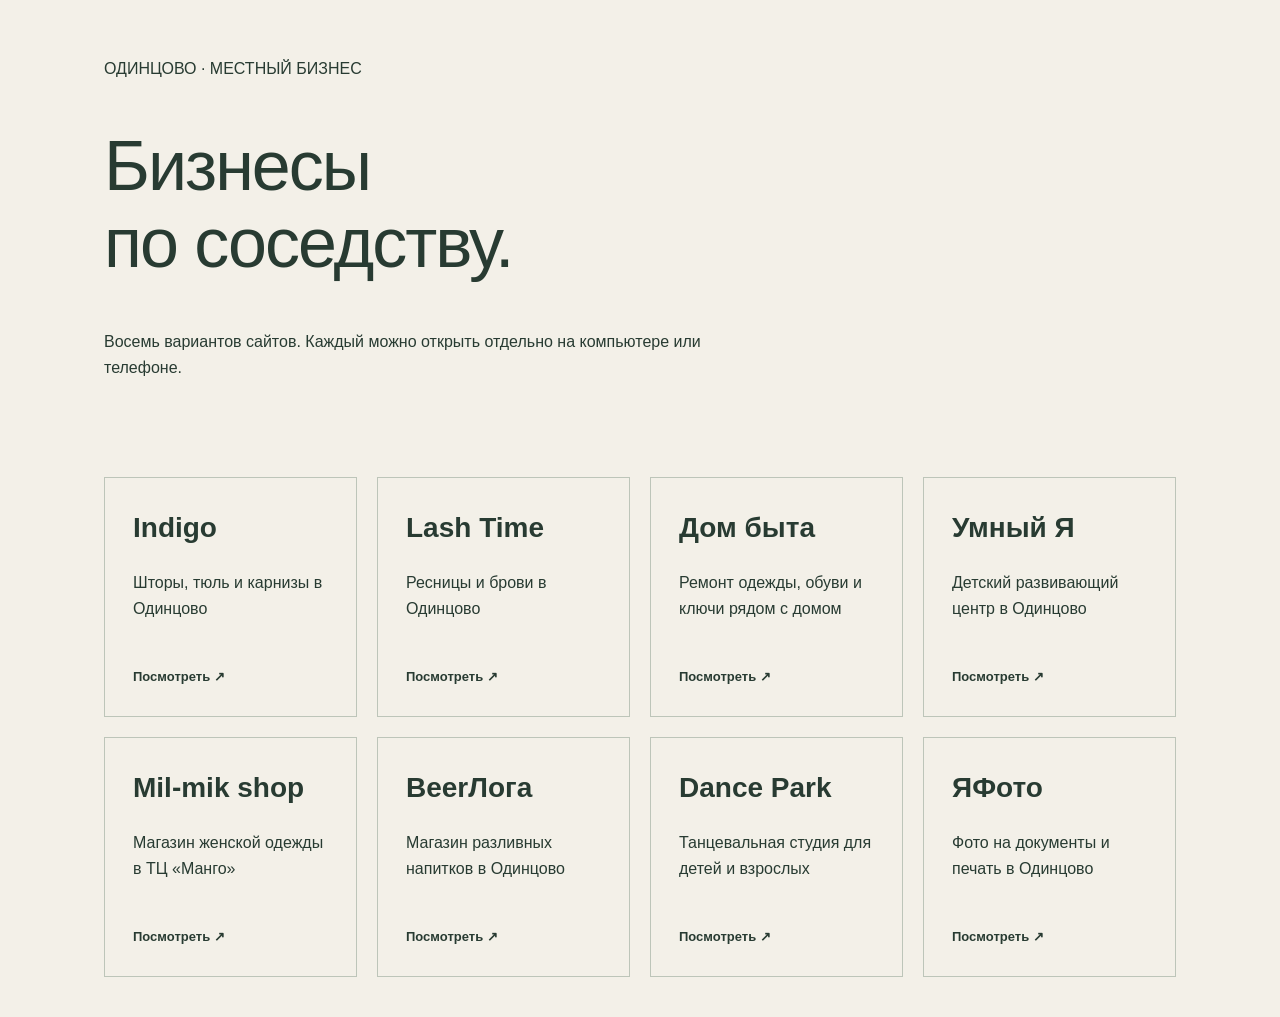
<file: index.html>
<!doctype html><html lang="ru"><head><meta charset="utf-8"><meta name="viewport" content="width=device-width,initial-scale=1"><meta name="robots" content="noindex,nofollow"><title>Сайты местного бизнеса · Одинцово</title><style>*{box-sizing:border-box}body{margin:0;background:#f3f0e8;color:#283b32;font:16px/1.6 Arial,sans-serif}main,header{max-width:1200px;margin:auto;padding:40px 5vw}h1{font-size:clamp(36px,6vw,70px);line-height:1.1;font-weight:500;letter-spacing:-2px}header p{max-width:600px}.grid{display:grid;grid-template-columns:repeat(auto-fit,minmax(240px,1fr));gap:20px}a{display:flex;flex-direction:column;padding:28px;border:1px solid #bdc5b9;min-height:240px;color:inherit;text-decoration:none}strong{font-size:28px}span{margin:20px 0}b{margin-top:auto;font-size:13px}a:hover{background:#e7e9df}a:focus-visible{outline:3px solid #283b32}</style></head><body><header><p>ОДИНЦОВО · МЕСТНЫЙ БИЗНЕС</p><h1>Бизнесы<br>по соседству.</h1><p>Восемь вариантов сайтов. Каждый можно открыть отдельно на компьютере или телефоне.</p></header><main class="grid"><a href="indigo/"><strong>Indigo</strong><span>Шторы, тюль и карнизы в Одинцово</span><b>Посмотреть ↗</b></a><a href="lash-time/"><strong>Lash Time</strong><span>Ресницы и брови в Одинцово</span><b>Посмотреть ↗</b></a><a href="dom-byta/"><strong>Дом быта</strong><span>Ремонт одежды, обуви и ключи рядом с домом</span><b>Посмотреть ↗</b></a><a href="umny-ya/"><strong>Умный Я</strong><span>Детский развивающий центр в Одинцово</span><b>Посмотреть ↗</b></a><a href="mil-mik/"><strong>Mil-mik shop</strong><span>Магазин женской одежды в ТЦ «Манго»</span><b>Посмотреть ↗</b></a><a href="beerloga/"><strong>BeerЛога</strong><span>Магазин разливных напитков в Одинцово</span><b>Посмотреть ↗</b></a><a href="dance-park/"><strong>Dance Park</strong><span>Танцевальная студия для детей и взрослых</span><b>Посмотреть ↗</b></a><a href="yafoto/"><strong>ЯФото</strong><span>Фото на документы и печать в Одинцово</span><b>Посмотреть ↗</b></a></main></body></html>
</file>
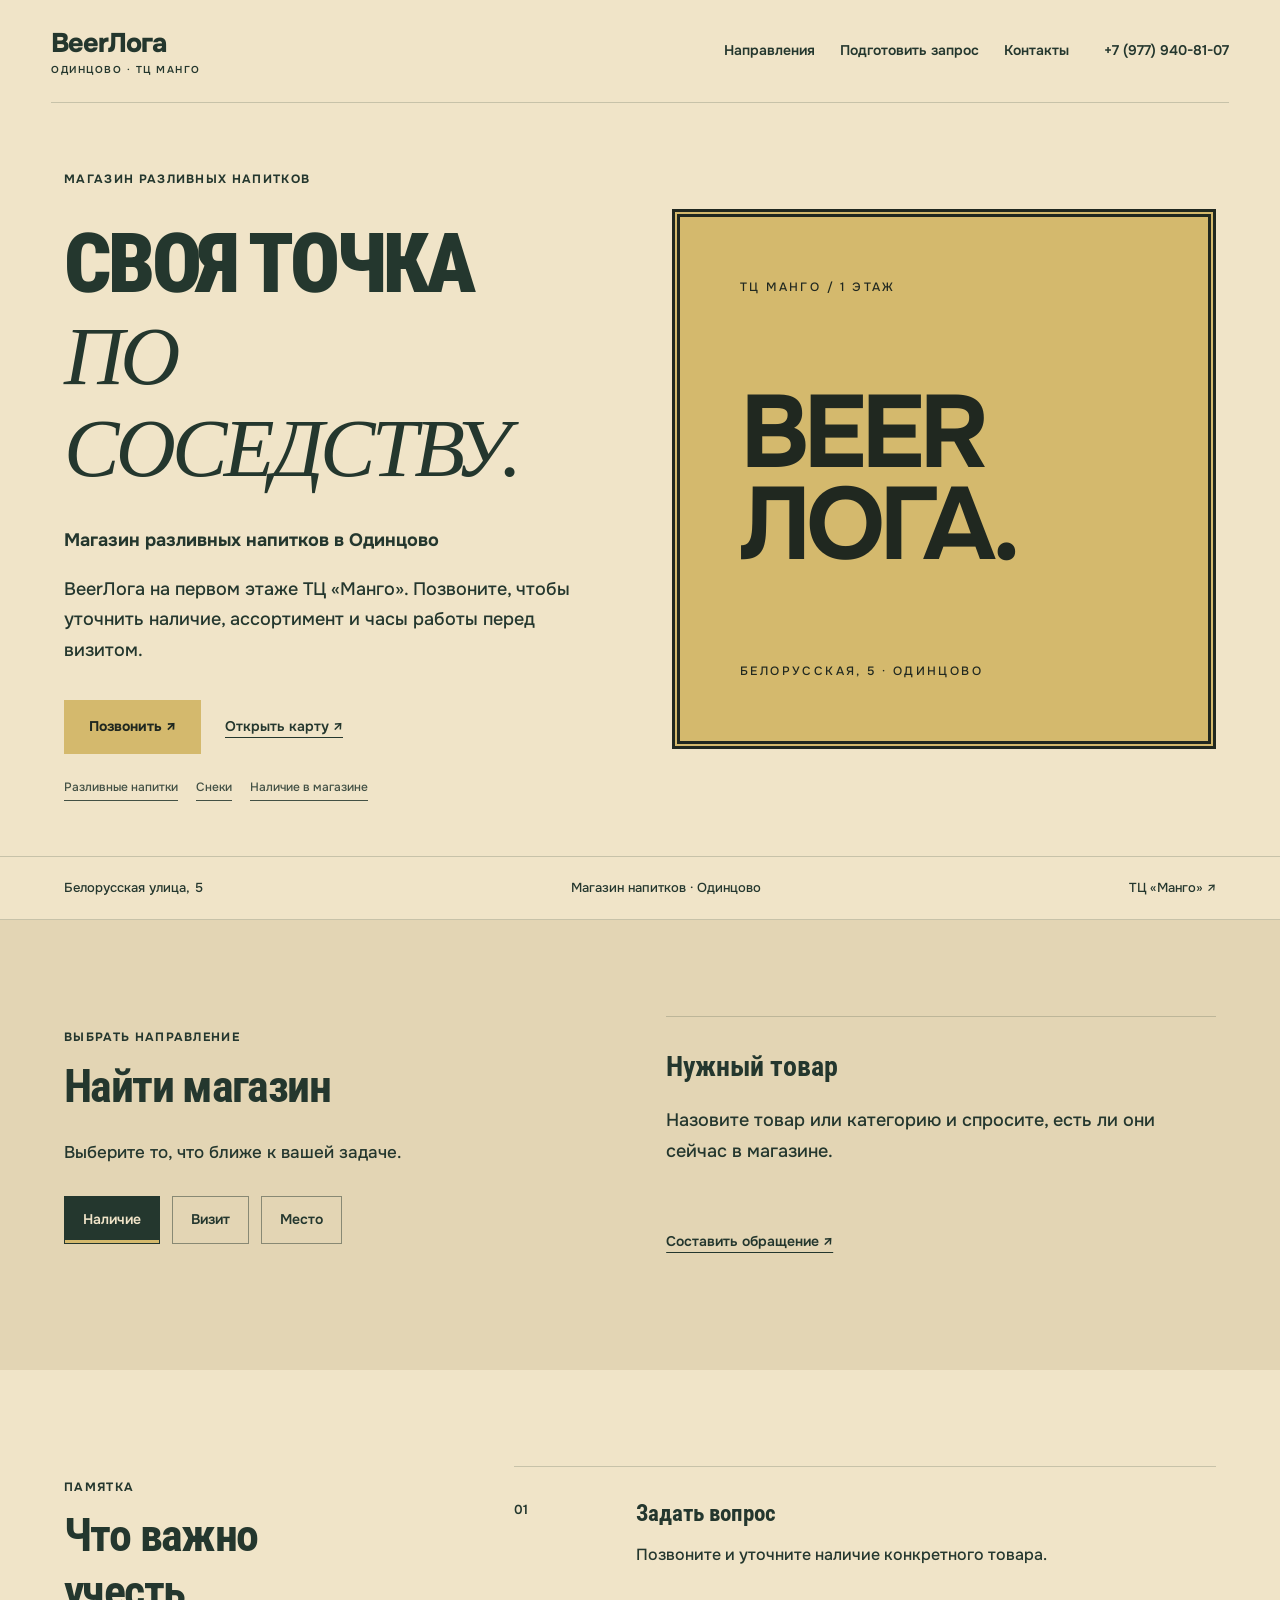
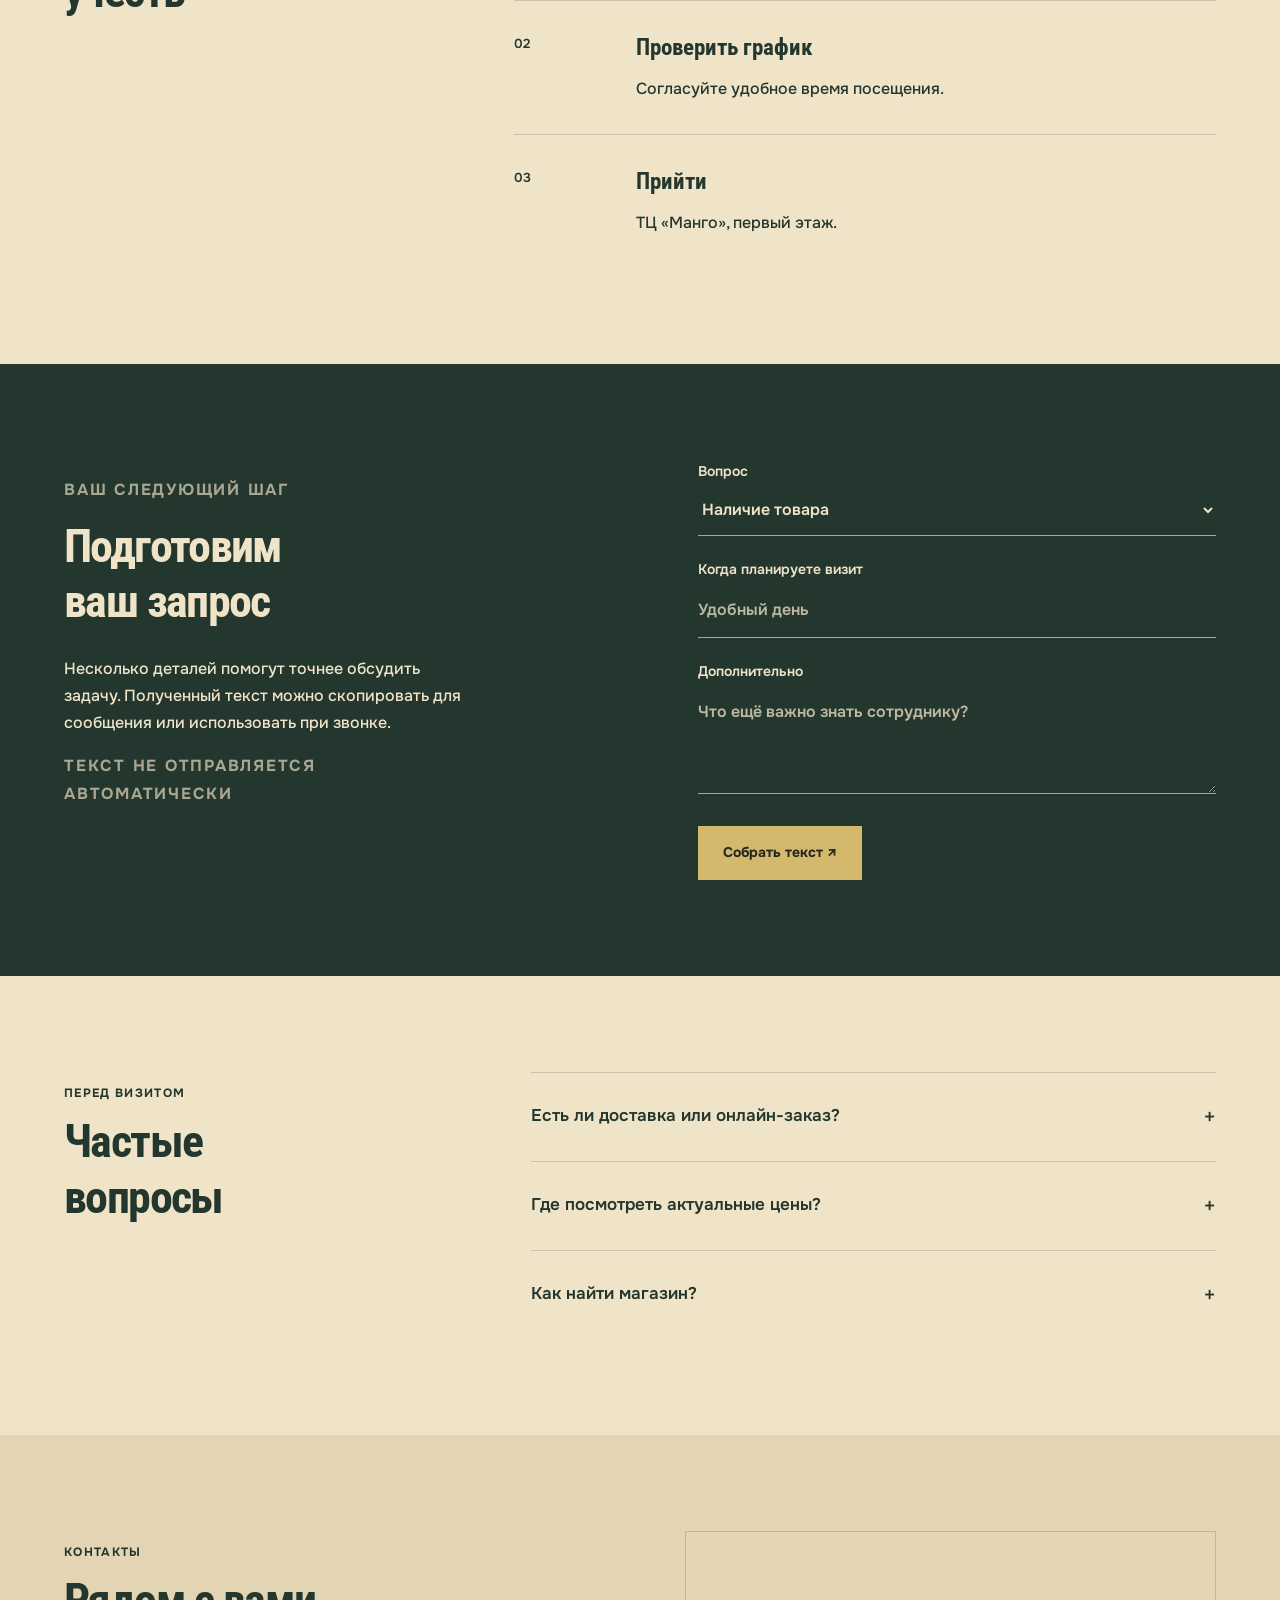
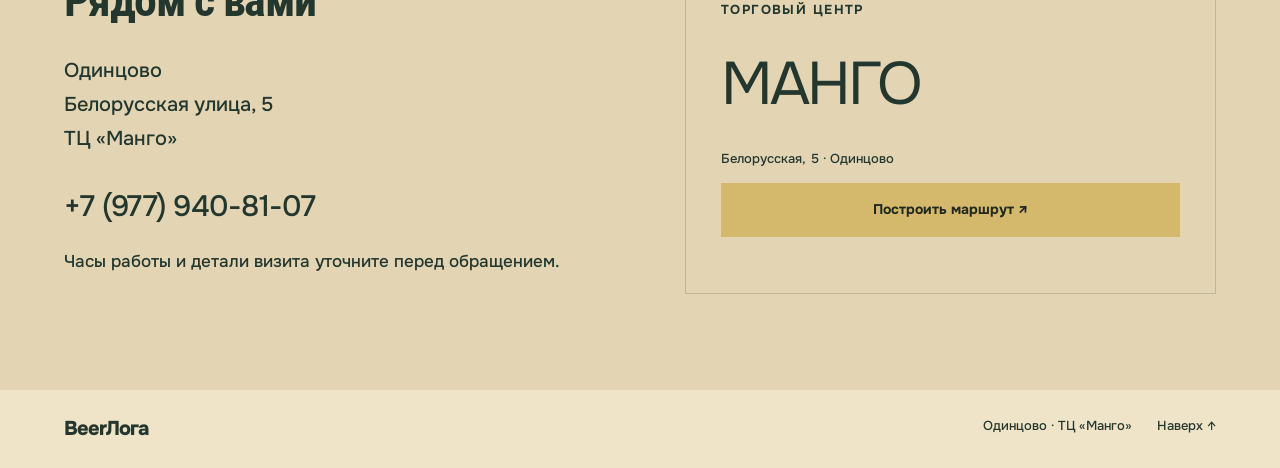
<file: beerloga/index.html>
<!doctype html><html lang="ru"><head><meta charset="utf-8"><meta name="robots" content="noindex, nofollow, noarchive"><meta name="theme-color" content="#f3f0e8"><meta name="viewport" content="width=device-width,initial-scale=1"><meta name="description" content="BeerЛога на первом этаже ТЦ «Манго». Позвоните, чтобы уточнить наличие, ассортимент и часы работы перед визитом."><title>BeerЛога — Одинцово, ТЦ Манго</title><link rel="stylesheet" href="fonts.css"><link rel="stylesheet" href="style.css"><script src="app.js" defer></script></head><body class="i5" style="--paper:#f0e4c8;--ink:#24372e;--accent:#d4b96d;--shade:#e3d5b4;--line:#24372e33;--button-ink:#202820"><div class="wrap"><header><a class="brand" href="#">BeerЛога<small>ОДИНЦОВО · ТЦ МАНГО</small></a><button class="menu-toggle" type="button" aria-expanded="false" aria-controls="site-menu" aria-label="Открыть меню"><span></span><span></span><span></span></button><nav id="site-menu" aria-label="Основная навигация"><a href="#choose">Направления</a><a href="#brief">Подготовить запрос</a><a href="#visit">Контакты</a></nav><a class="contact" href="tel:+79779408107">+7 (977) 940-81-07</a></header><main><section class="hero"><div class="hero-copy"><p class="label">МАГАЗИН РАЗЛИВНЫХ НАПИТКОВ</p><h1>Своя точка<br><em>по соседству.</em></h1><p class="offer">Магазин разливных напитков в Одинцово</p><p>BeerЛога на первом этаже ТЦ «Манго». Позвоните, чтобы уточнить наличие, ассортимент и часы работы перед визитом.</p><div class="hero-actions"><a class="button" href="tel:+79779408107">Позвонить ↗</a><a class="quiet" href="https://yandex.com/maps/?text=Beer%D0%9B%D0%BE%D0%B3%D0%B0%20%D0%9E%D0%B4%D0%B8%D0%BD%D1%86%D0%BE%D0%B2%D0%BE%20%D0%91%D0%B5%D0%BB%D0%BE%D1%80%D1%83%D1%81%D1%81%D0%BA%D0%B0%D1%8F%205" target="_blank" rel="noopener">Открыть карту ↗</a></div><div class="hero-services"><span>Разливные напитки</span><span>Снеки</span><span>Наличие в магазине</span></div></div><div class="poster"><span>ТЦ Манго / 1 этаж</span><strong>BEER<br>ЛОГА.</strong><span>Белорусская, 5 · Одинцово</span></div></section><div class="rule"><span>Белорусская улица, 5</span><span>Магазин напитков · Одинцово</span><span>ТЦ «Манго» ↗</span></div><section id="choose" class="chooser"><div><p class="label">ВЫБРАТЬ НАПРАВЛЕНИЕ</p><h2>Найти магазин</h2><p>Выберите то, что ближе к вашей задаче.</p><div class="choices" role="tablist" aria-label="Направления"><button class="choice" role="tab" aria-selected="true" data-choice="0" id="tab-0" aria-controls="answer">Наличие</button><button class="choice" role="tab" aria-selected="false" data-choice="1" id="tab-1" aria-controls="answer">Визит</button><button class="choice" role="tab" aria-selected="false" data-choice="2" id="tab-2" aria-controls="answer">Место</button></div></div><div class="answer" id="answer" role="tabpanel" aria-labelledby="tab-0"><h3 id="answer-title">Нужный товар</h3><p id="answer-text">Назовите товар или категорию и спросите, есть ли они сейчас в магазине.</p><a class="quiet" href="#brief">Составить обращение ↗</a></div></section><section class="guide"><div><p class="label">ПАМЯТКА</p><h2>Что важно<br>учесть</h2></div><div class="guide-list"><article><span class="index">01</span><div><h3>Задать вопрос</h3><p>Позвоните и уточните наличие конкретного товара.</p></div></article><article><span class="index">02</span><div><h3>Проверить график</h3><p>Согласуйте удобное время посещения.</p></div></article><article><span class="index">03</span><div><h3>Прийти</h3><p>ТЦ «Манго», первый этаж.</p></div></article></div></section><section class="brief" id="brief"><div><p class="label">ВАШ СЛЕДУЮЩИЙ ШАГ</p><h2>Подготовим<br>ваш запрос</h2><p>Несколько деталей помогут точнее обсудить задачу. Полученный текст можно скопировать для сообщения или использовать при звонке.</p><p class="label">ТЕКСТ НЕ ОТПРАВЛЯЕТСЯ АВТОМАТИЧЕСКИ</p></div><form><label>Вопрос<select name="Вопрос"><option>Наличие товара</option><option>Часы работы</option><option>Расположение</option><option>Другой вопрос</option></select></label><label>Когда планируете визит<input name="Когда планируете визит" placeholder="Удобный день"></label><label>Дополнительно<textarea name="Пожелания" rows="3" placeholder="Что ещё важно знать сотруднику?"></textarea></label><button type="submit" class="button">Собрать текст ↗</button><div class="result" hidden><p id="output"></p><button class="copy" type="button">Скопировать</button><p class="status" role="status"></p></div></form></section><section class="faq"><div><p class="label">ПЕРЕД ВИЗИТОМ</p><h2>Частые<br>вопросы</h2></div><div><details><summary>Есть ли доставка или онлайн-заказ?</summary><p>Возможность доставки и условия обслуживания уточните в магазине.</p></details><details><summary>Где посмотреть актуальные цены?</summary><p>В торговой точке. Страница не содержит неподтверждённого прайс-листа.</p></details><details><summary>Как найти магазин?</summary><p>ТЦ «Манго», Белорусская улица, 5, первый этаж.</p></details></div></section><section id="visit" class="visit"><div><p class="label">КОНТАКТЫ</p><h2>Рядом с вами</h2><address>Одинцово<br>Белорусская улица, 5<br>ТЦ «Манго»</address><a class="phone" href="tel:+79779408107">+7 (977) 940-81-07</a><p>Часы работы и детали визита уточните перед обращением.</p></div><div class="visit-box"><p class="label">ТОРГОВЫЙ ЦЕНТР</p><strong>МАНГО</strong><p>Белорусская, 5 · Одинцово</p><a class="button" target="_blank" rel="noopener" href="https://yandex.com/maps/?text=Beer%D0%9B%D0%BE%D0%B3%D0%B0%20%D0%9E%D0%B4%D0%B8%D0%BD%D1%86%D0%BE%D0%B2%D0%BE%20%D0%91%D0%B5%D0%BB%D0%BE%D1%80%D1%83%D1%81%D1%81%D0%BA%D0%B0%D1%8F%205">Построить маршрут ↗</a></div></section></main><footer class="bottom"><a class="brand" href="#">BeerЛога</a><span>Одинцово · ТЦ «Манго»</span><a href="#">Наверх ↑</a></footer></div><div class="sticky"><span>BeerЛога</span><a class="button" href="tel:+79779408107">Позвонить ↗</a></div></body></html>
</file>
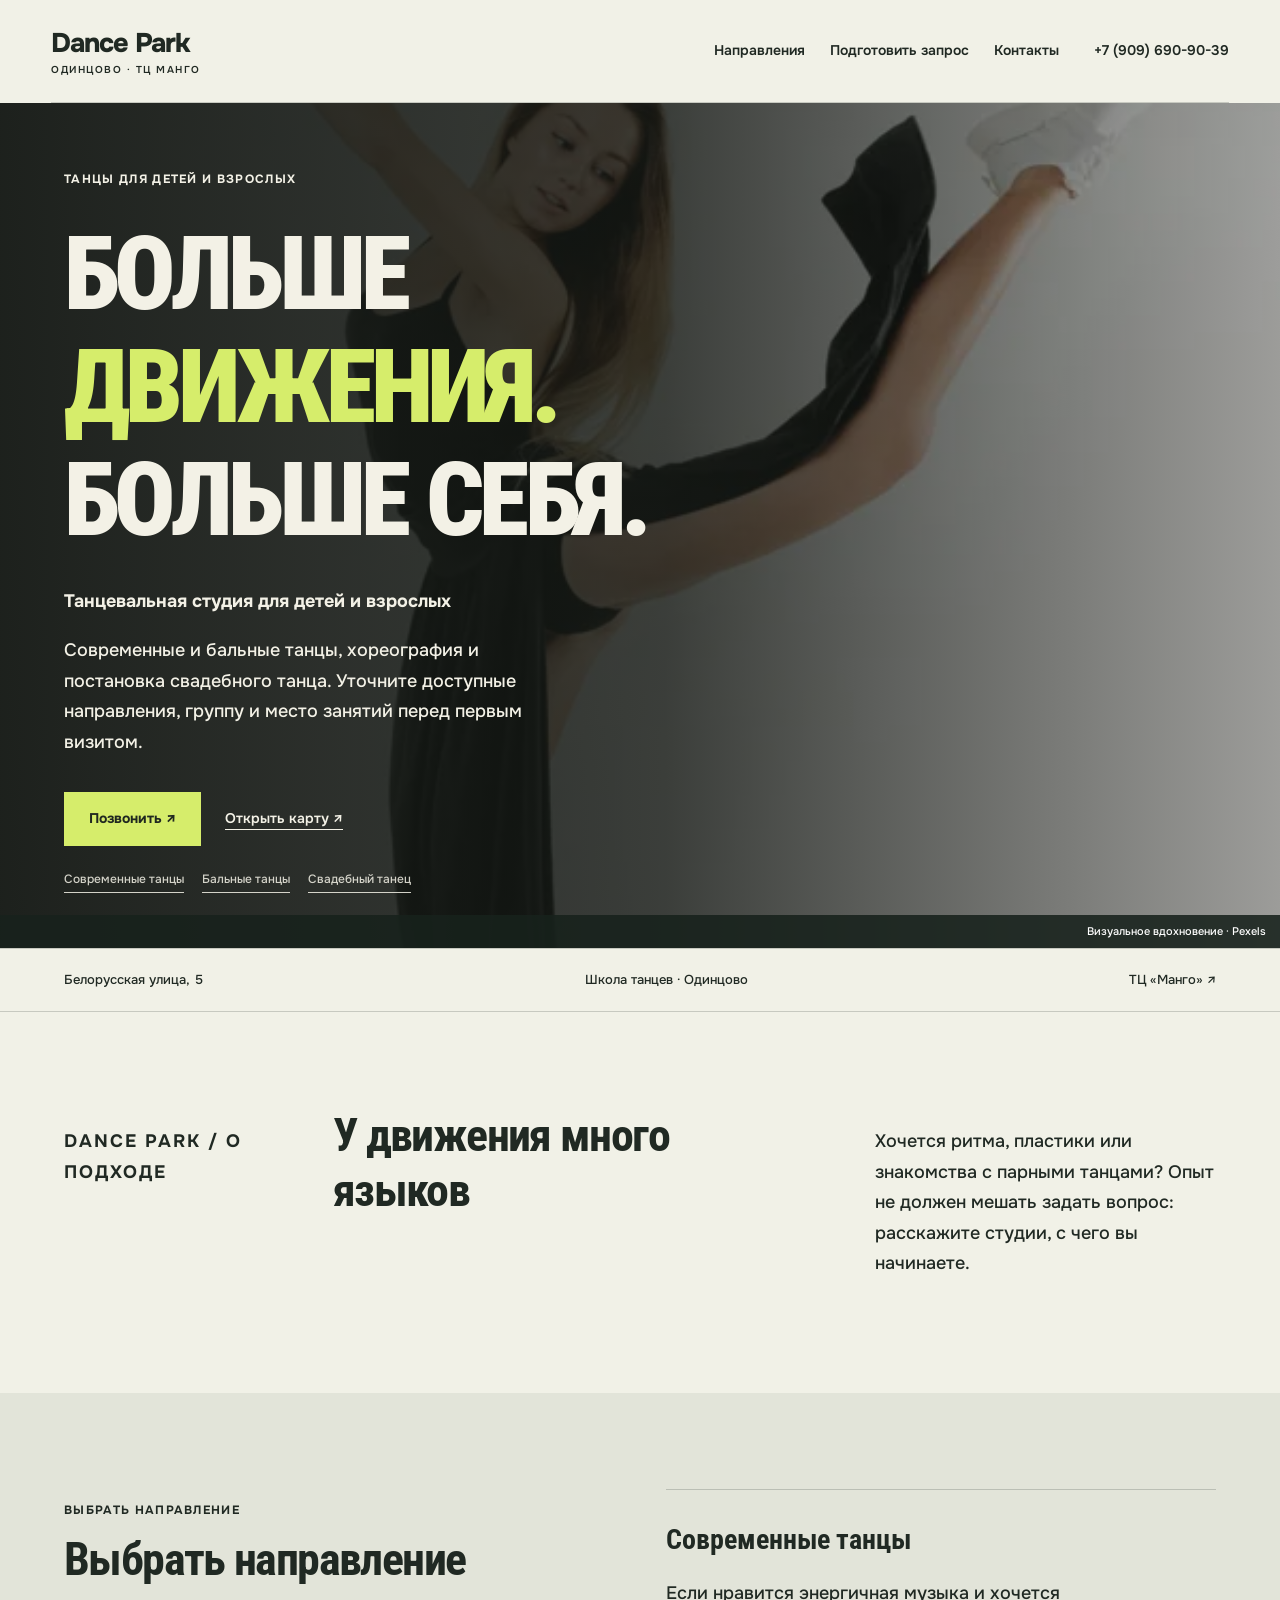
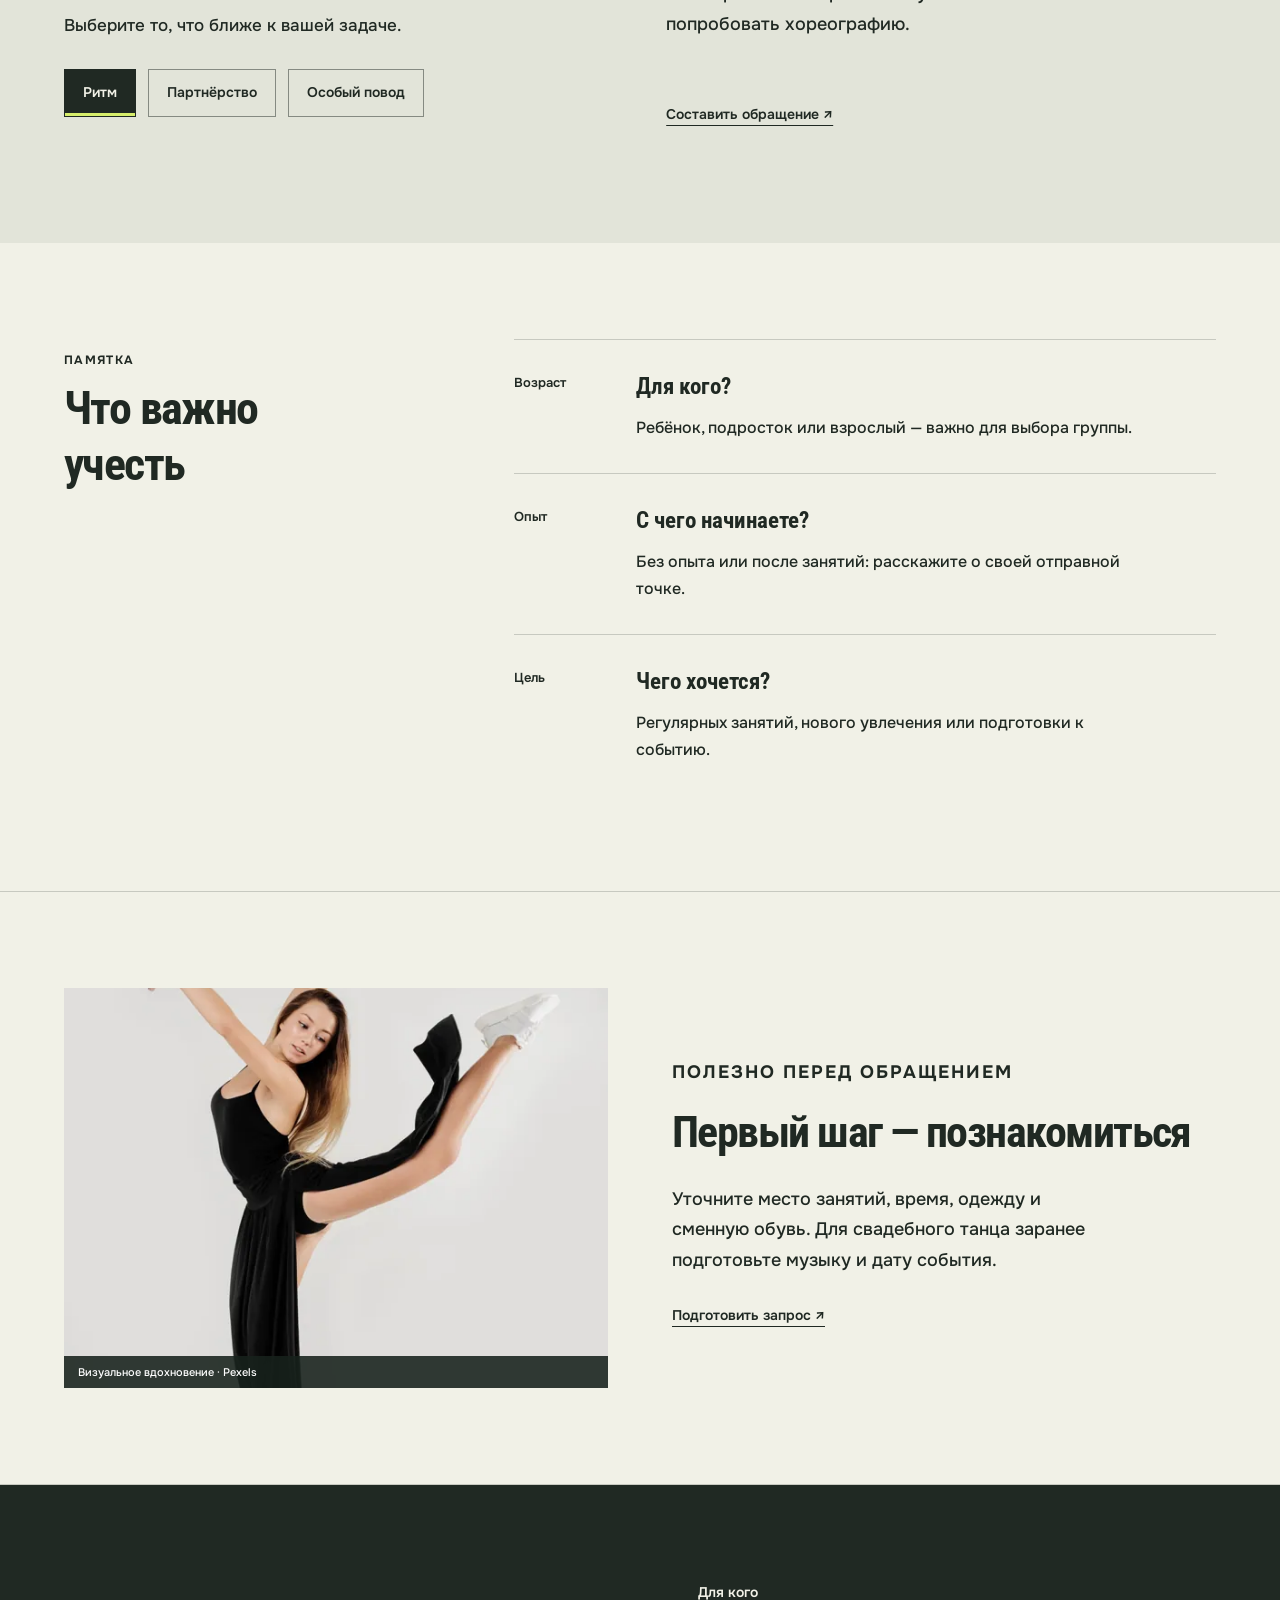
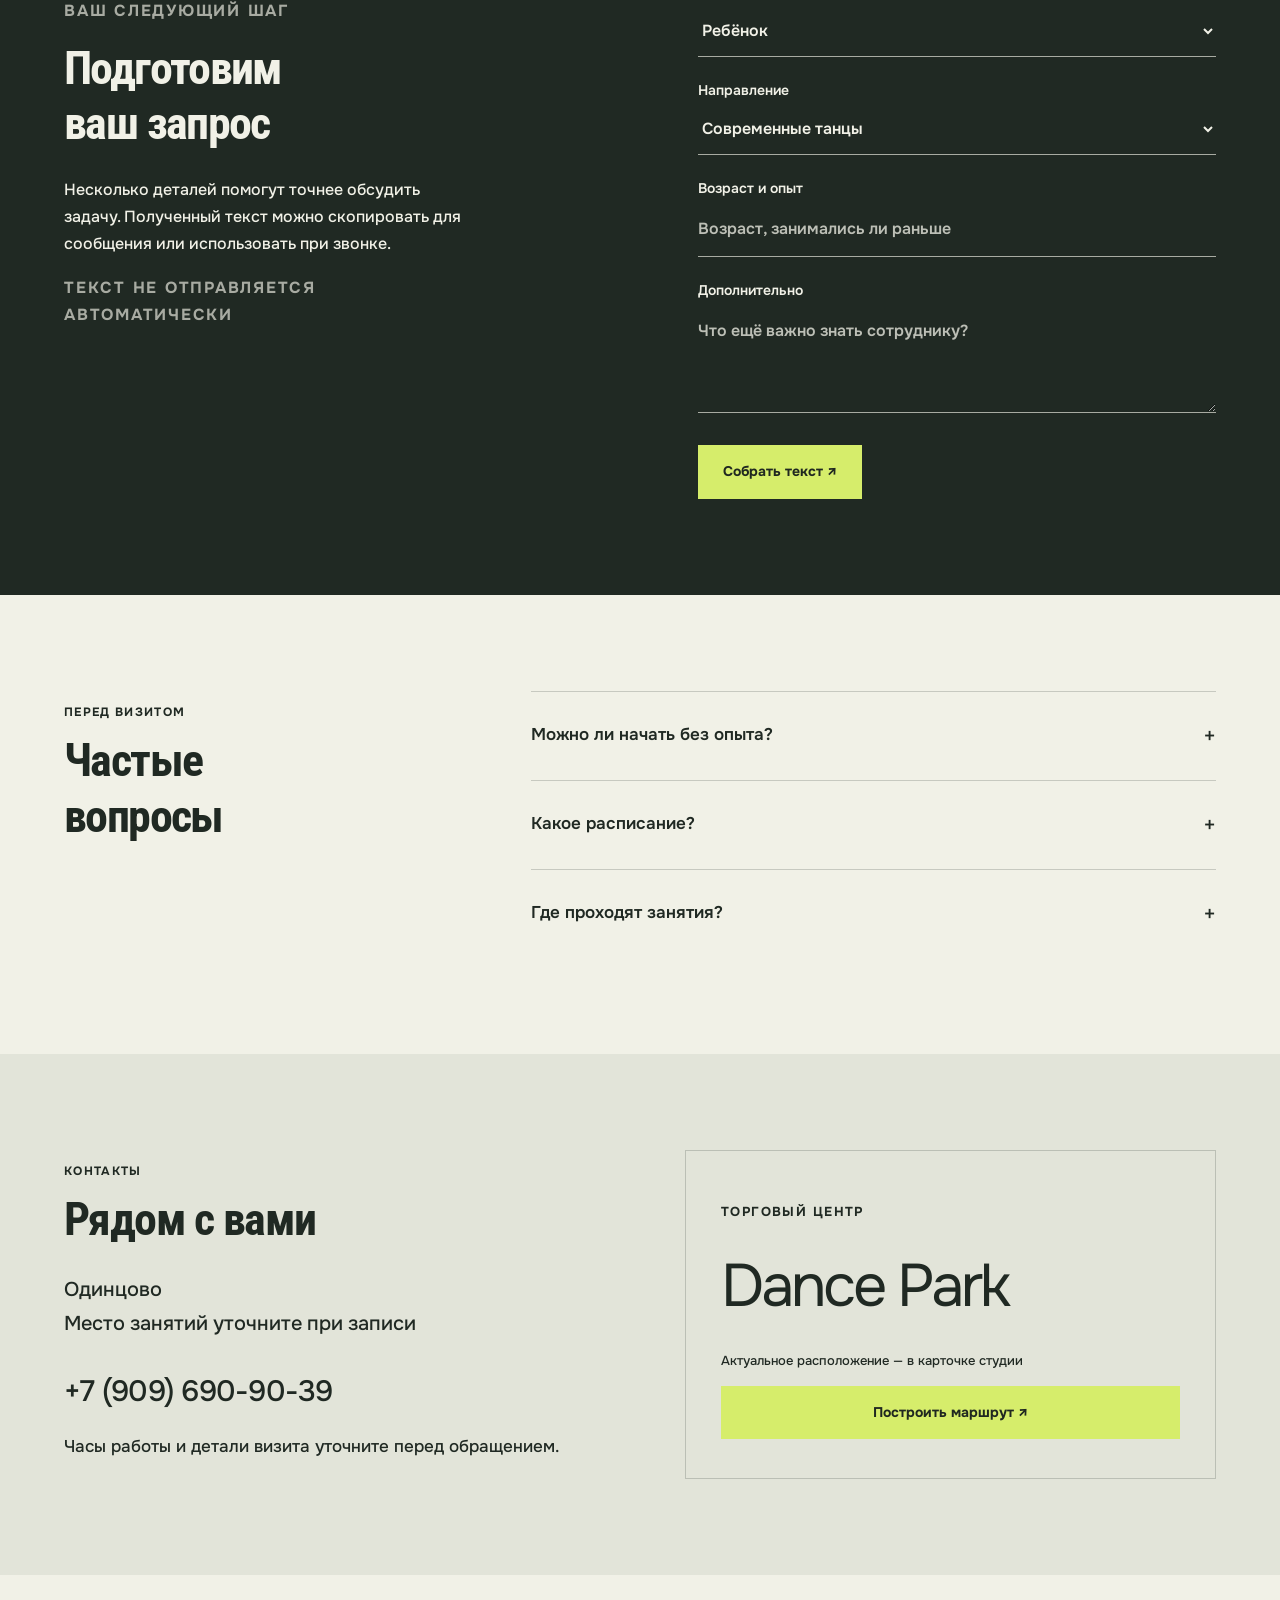
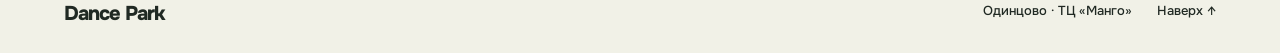
<file: dance-park/index.html>
<!doctype html><html lang="ru"><head><meta charset="utf-8"><meta name="robots" content="noindex, nofollow, noarchive"><meta name="theme-color" content="#f3f0e8"><meta name="viewport" content="width=device-width,initial-scale=1"><meta name="description" content="Современные и бальные танцы, хореография и постановка свадебного танца. Уточните доступные направления, группу и место занятий перед первым визитом."><title>Dance Park — Одинцово, ТЦ Манго</title><link rel="stylesheet" href="fonts.css"><link rel="stylesheet" href="style.css"><script src="app.js" defer></script></head><body class="i6" style="--paper:#f1f1e7;--ink:#202923;--accent:#d6ed6b;--shade:#e2e4d9;--line:#20292333;--button-ink:#202820"><div class="wrap"><header><a class="brand" href="#">Dance Park<small>ОДИНЦОВО · ТЦ МАНГО</small></a><button class="menu-toggle" type="button" aria-expanded="false" aria-controls="site-menu" aria-label="Открыть меню"><span></span><span></span><span></span></button><nav id="site-menu" aria-label="Основная навигация"><a href="#choose">Направления</a><a href="#brief">Подготовить запрос</a><a href="#visit">Контакты</a></nav><a class="contact" href="tel:+79096909039">+7 (909) 690-90-39</a></header><main><section class="hero"><div class="hero-copy"><p class="label">ТАНЦЫ ДЛЯ ДЕТЕЙ И ВЗРОСЛЫХ</p><h1>Больше<br><em>движения.</em><br>Больше себя.</h1><p class="offer">Танцевальная студия для детей и взрослых</p><p>Современные и бальные танцы, хореография и постановка свадебного танца. Уточните доступные направления, группу и место занятий перед первым визитом.</p><div class="hero-actions"><a class="button" href="tel:+79096909039">Позвонить ↗</a><a class="quiet" href="https://yandex.com/maps/org/dance_park/40965304656/" target="_blank" rel="noopener">Открыть карту ↗</a></div><div class="hero-services"><span>Современные танцы</span><span>Бальные танцы</span><span>Свадебный танец</span></div></div><figure class="photo"><img src="assets/editorial.webp" srcset="assets/editorial-small.webp 720w, assets/editorial.webp 960w" sizes="(max-width: 850px) 88vw, 50vw" width="960" height="1440" alt="Школа танцев · Одинцово — тематическая фотография" fetchpriority="high"><figcaption>Визуальное вдохновение · Pexels</figcaption></figure></section><div class="rule"><span>Белорусская улица, 5</span><span>Школа танцев · Одинцово</span><span>ТЦ «Манго» ↗</span></div><section class="intro"><p class="label">Dance Park / О ПОДХОДЕ</p><h2>У движения много языков</h2><p>Хочется ритма, пластики или знакомства с парными танцами? Опыт не должен мешать задать вопрос: расскажите студии, с чего вы начинаете.</p></section><section id="choose" class="chooser"><div><p class="label">ВЫБРАТЬ НАПРАВЛЕНИЕ</p><h2>Выбрать направление</h2><p>Выберите то, что ближе к вашей задаче.</p><div class="choices" role="tablist" aria-label="Направления"><button class="choice" role="tab" aria-selected="true" data-choice="0" id="tab-0" aria-controls="answer">Ритм</button><button class="choice" role="tab" aria-selected="false" data-choice="1" id="tab-1" aria-controls="answer">Партнёрство</button><button class="choice" role="tab" aria-selected="false" data-choice="2" id="tab-2" aria-controls="answer">Особый повод</button></div></div><div class="answer" id="answer" role="tabpanel" aria-labelledby="tab-0"><h3 id="answer-title">Современные танцы</h3><p id="answer-text">Если нравится энергичная музыка и хочется попробовать хореографию.</p><a class="quiet" href="#brief">Составить обращение ↗</a></div></section><section class="guide"><div><p class="label">ПАМЯТКА</p><h2>Что важно<br>учесть</h2></div><div class="guide-list"><article><span class="index">Возраст</span><div><h3>Для кого?</h3><p>Ребёнок, подросток или взрослый — важно для выбора группы.</p></div></article><article><span class="index">Опыт</span><div><h3>С чего начинаете?</h3><p>Без опыта или после занятий: расскажите о своей отправной точке.</p></div></article><article><span class="index">Цель</span><div><h3>Чего хочется?</h3><p>Регулярных занятий, нового увлечения или подготовки к событию.</p></div></article></div></section><section class="journal"><figure class="photo"><img src="assets/editorial.webp" srcset="assets/editorial-small.webp 720w, assets/editorial.webp 960w" sizes="(max-width: 850px) 88vw, 50vw" width="960" height="1440" alt="Школа танцев · Одинцово — тематическая фотография" loading="lazy"><figcaption>Визуальное вдохновение · Pexels</figcaption></figure><div><p class="label">ПОЛЕЗНО ПЕРЕД ОБРАЩЕНИЕМ</p><h2>Первый шаг — познакомиться</h2><p>Уточните место занятий, время, одежду и сменную обувь. Для свадебного танца заранее подготовьте музыку и дату события.</p><a class="quiet" href="#brief">Подготовить запрос ↗</a></div></section><section class="brief" id="brief"><div><p class="label">ВАШ СЛЕДУЮЩИЙ ШАГ</p><h2>Подготовим<br>ваш запрос</h2><p>Несколько деталей помогут точнее обсудить задачу. Полученный текст можно скопировать для сообщения или использовать при звонке.</p><p class="label">ТЕКСТ НЕ ОТПРАВЛЯЕТСЯ АВТОМАТИЧЕСКИ</p></div><form><label>Для кого<select name="Для кого"><option>Ребёнок</option><option>Подросток</option><option>Взрослый</option><option>Пара</option></select></label><label>Направление<select name="Направление"><option>Современные танцы</option><option>Бальные танцы</option><option>Свадебный танец</option><option>Нужна помощь с выбором</option></select></label><label>Возраст и опыт<input name="Возраст и опыт" placeholder="Возраст, занимались ли раньше"></label><label>Дополнительно<textarea name="Пожелания" rows="3" placeholder="Что ещё важно знать сотруднику?"></textarea></label><button type="submit" class="button">Собрать текст ↗</button><div class="result" hidden><p id="output"></p><button class="copy" type="button">Скопировать</button><p class="status" role="status"></p></div></form></section><section class="faq"><div><p class="label">ПЕРЕД ВИЗИТОМ</p><h2>Частые<br>вопросы</h2></div><div><details><summary>Можно ли начать без опыта?</summary><p>Возможность занятий с нуля и актуальные группы уточняйте у студии.</p></details><details><summary>Какое расписание?</summary><p>Доступные дни, время и наличие мест уточняйте у администратора.</p></details><details><summary>Где проходят занятия?</summary><p>На Картах указан адрес Белорусская, 5; в справочниках встречается другой адрес. Подтвердите место перед первым визитом.</p></details></div></section><section id="visit" class="visit"><div><p class="label">КОНТАКТЫ</p><h2>Рядом с вами</h2><address>Одинцово<br>Место занятий уточните при записи</address><a class="phone" href="tel:+79096909039">+7 (909) 690-90-39</a><p>Часы работы и детали визита уточните перед обращением.</p></div><div class="visit-box"><p class="label">ТОРГОВЫЙ ЦЕНТР</p><strong>Dance Park</strong><p>Актуальное расположение — в карточке студии</p><a class="button" target="_blank" rel="noopener" href="https://yandex.com/maps/org/dance_park/40965304656/">Построить маршрут ↗</a></div></section></main><footer class="bottom"><a class="brand" href="#">Dance Park</a><span>Одинцово · ТЦ «Манго»</span><a href="#">Наверх ↑</a></footer></div><div class="sticky"><span>Dance Park</span><a class="button" href="tel:+79096909039">Позвонить ↗</a></div></body></html>
</file>
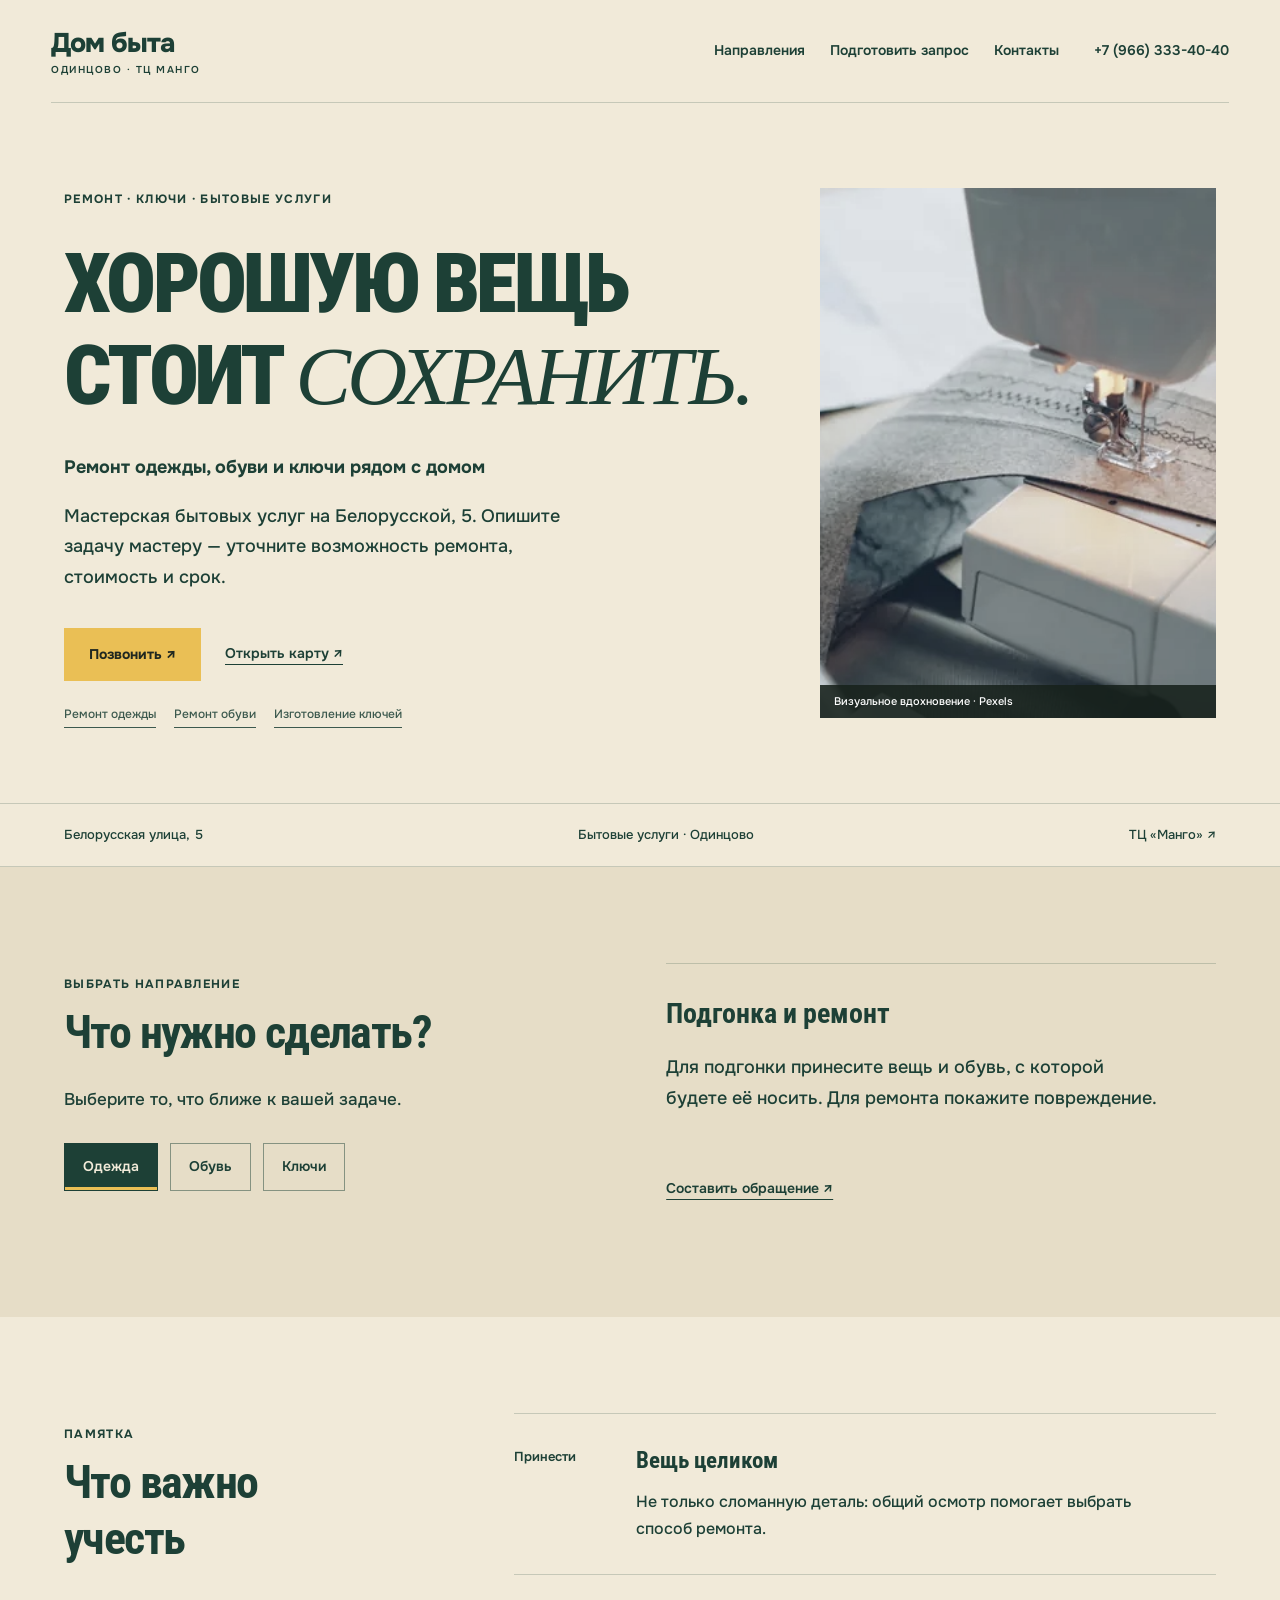
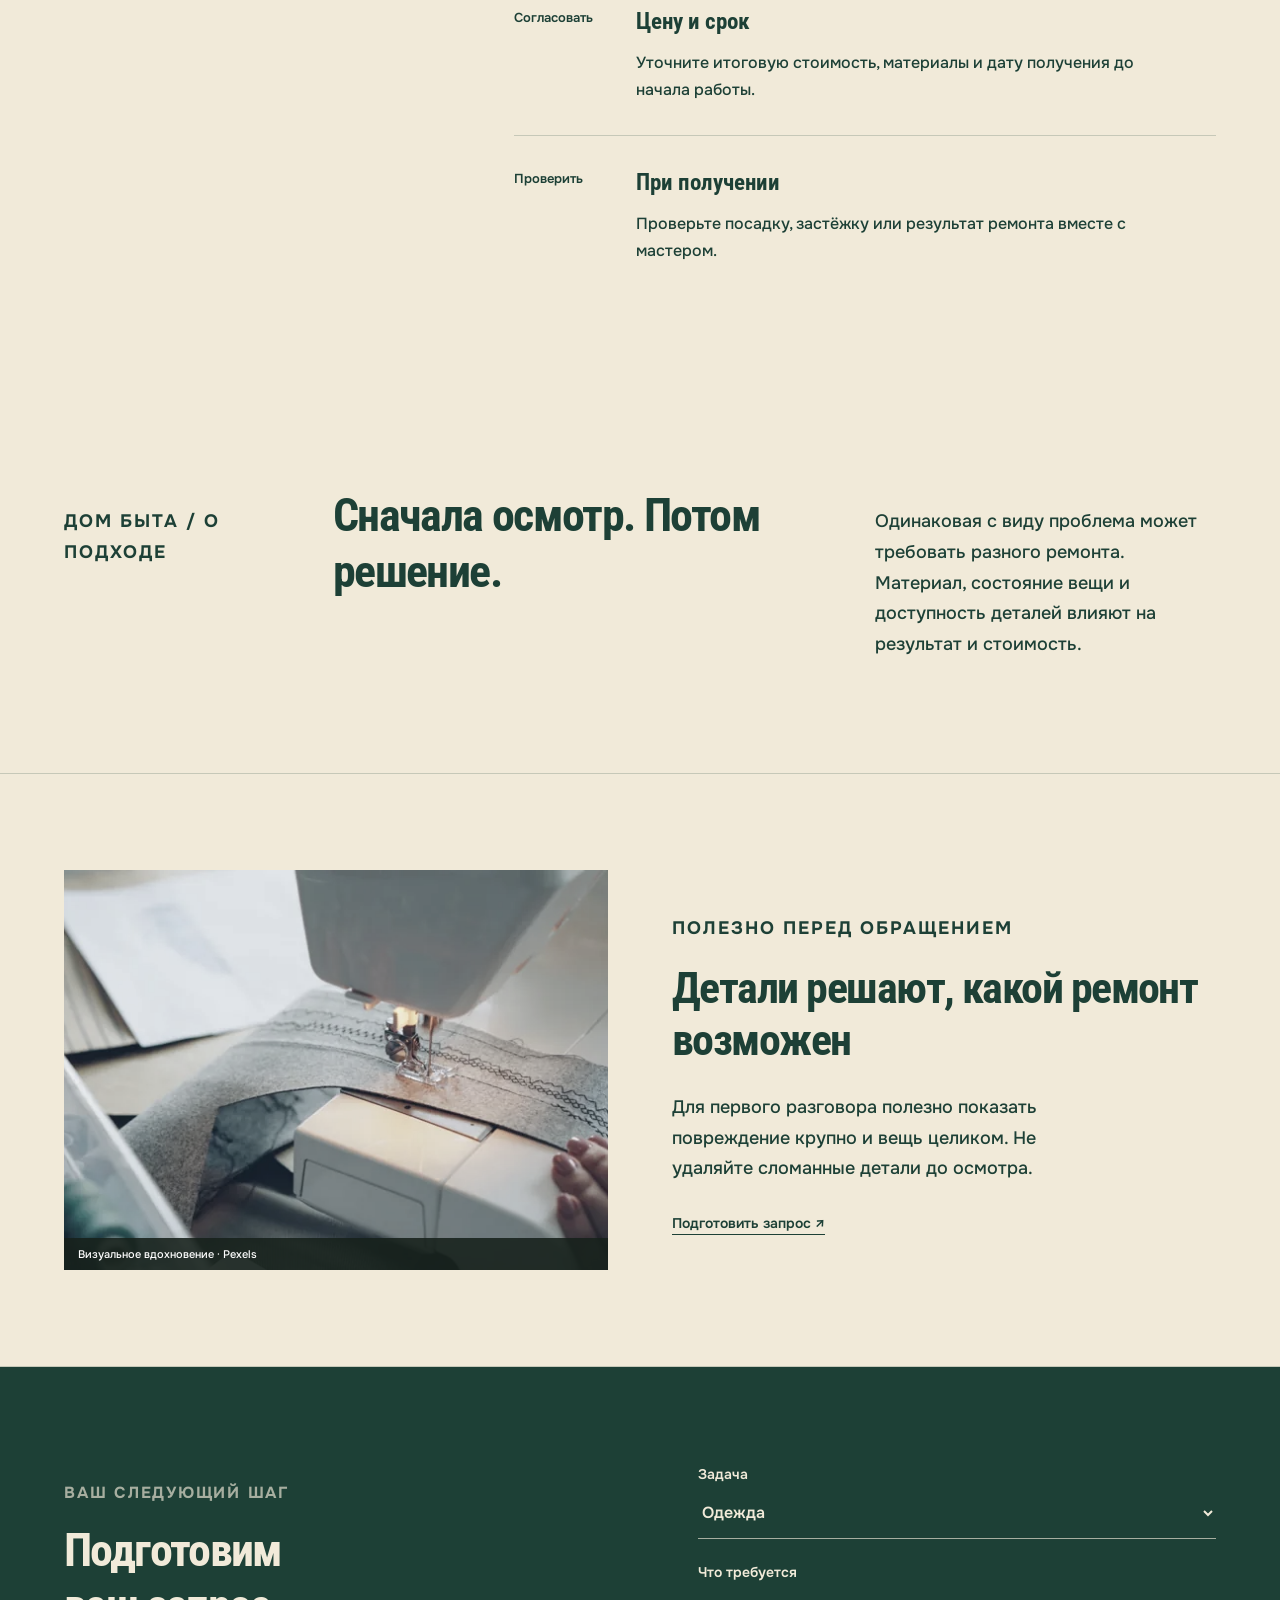
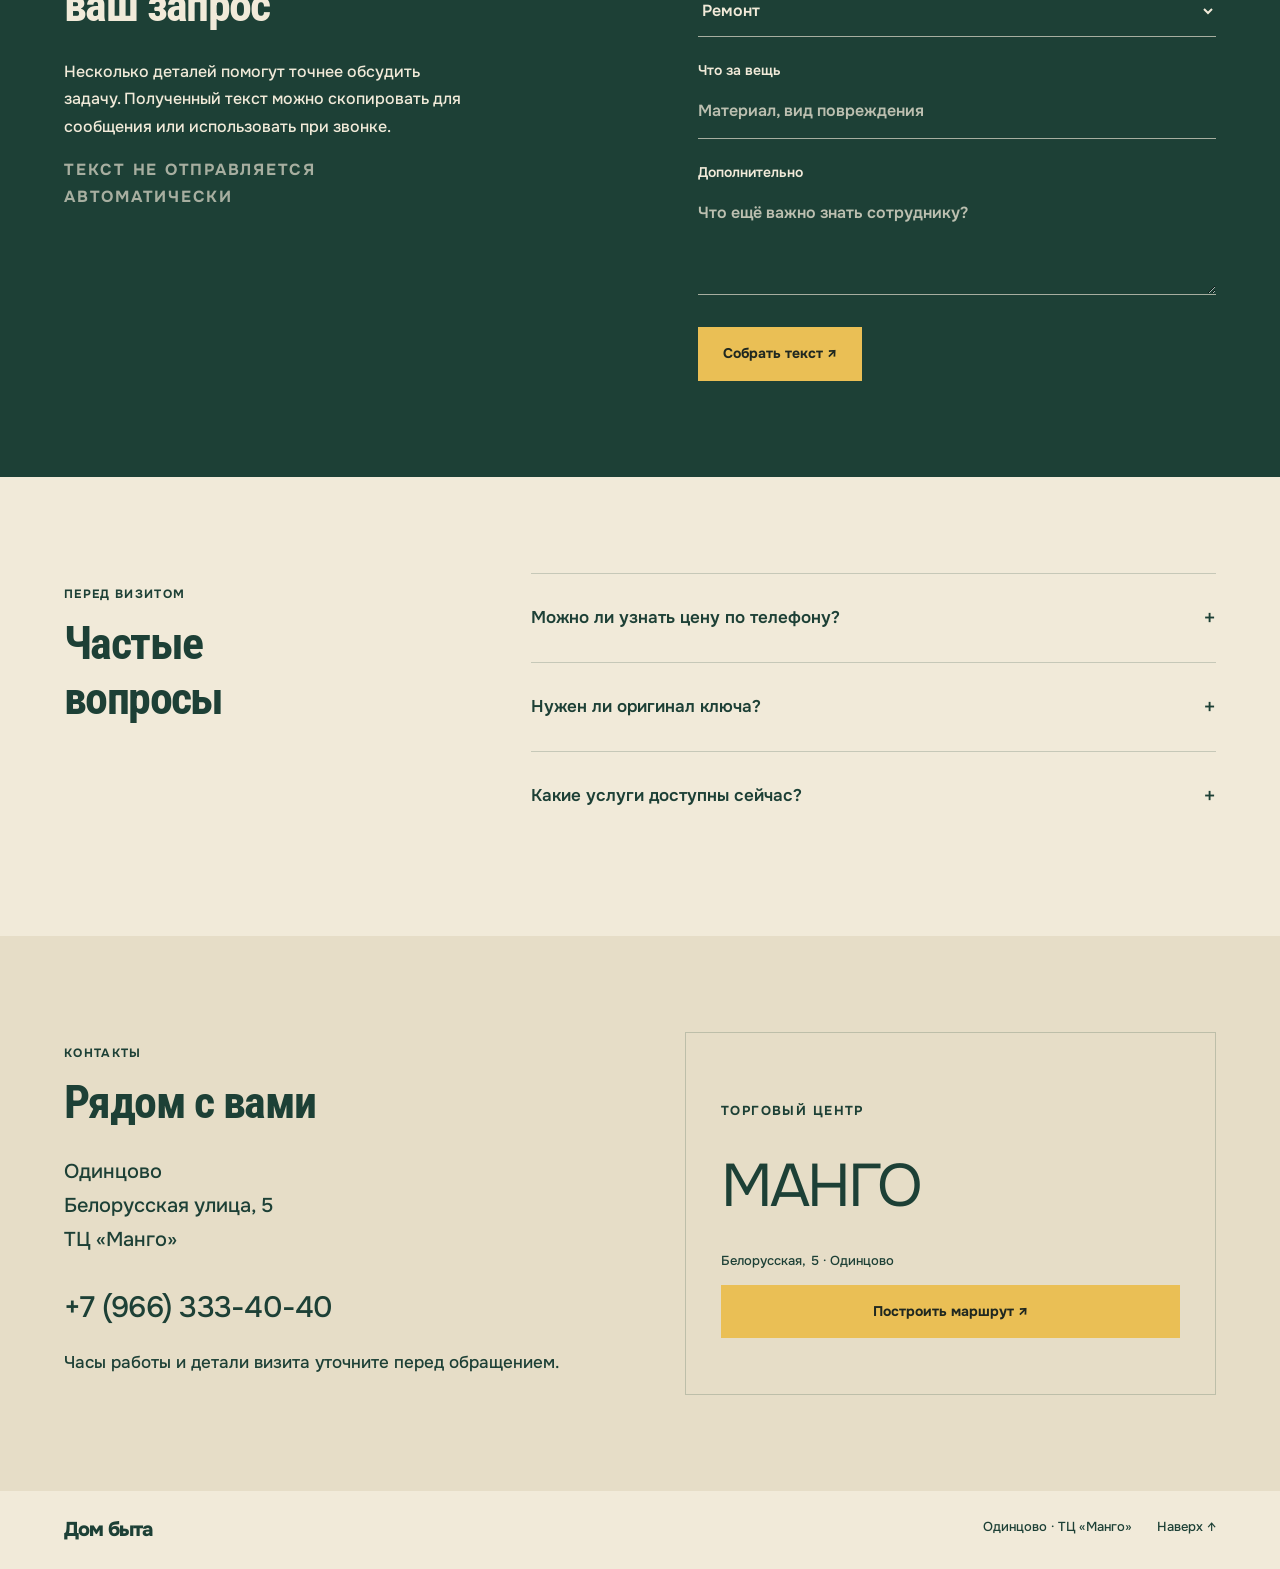
<file: dom-byta/index.html>
<!doctype html><html lang="ru"><head><meta charset="utf-8"><meta name="robots" content="noindex, nofollow, noarchive"><meta name="theme-color" content="#f3f0e8"><meta name="viewport" content="width=device-width,initial-scale=1"><meta name="description" content="Мастерская бытовых услуг на Белорусской, 5. Опишите задачу мастеру — уточните возможность ремонта, стоимость и срок."><title>Дом быта — Одинцово, ТЦ Манго</title><link rel="stylesheet" href="fonts.css"><link rel="stylesheet" href="style.css"><script src="app.js" defer></script></head><body class="i2" style="--paper:#f1ead9;--ink:#1d4036;--accent:#eabf55;--shade:#e6ddc7;--line:#1d403633;--button-ink:#202820"><div class="wrap"><header><a class="brand" href="#">Дом быта<small>ОДИНЦОВО · ТЦ МАНГО</small></a><button class="menu-toggle" type="button" aria-expanded="false" aria-controls="site-menu" aria-label="Открыть меню"><span></span><span></span><span></span></button><nav id="site-menu" aria-label="Основная навигация"><a href="#choose">Направления</a><a href="#brief">Подготовить запрос</a><a href="#visit">Контакты</a></nav><a class="contact" href="tel:+79663334040">+7 (966) 333-40-40</a></header><main><section class="hero"><div class="hero-copy"><p class="label">РЕМОНТ · КЛЮЧИ · БЫТОВЫЕ УСЛУГИ</p><h1>Хорошую вещь<br>стоит <em>сохранить.</em></h1><p class="offer">Ремонт одежды, обуви и ключи рядом с домом</p><p>Мастерская бытовых услуг на Белорусской, 5. Опишите задачу мастеру — уточните возможность ремонта, стоимость и срок.</p><div class="hero-actions"><a class="button" href="tel:+79663334040">Позвонить ↗</a><a class="quiet" href="https://yandex.com/maps/?text=%D0%94%D0%BE%D0%BC%20%D0%B1%D1%8B%D1%82%D0%B0%20%D0%9E%D0%B4%D0%B8%D0%BD%D1%86%D0%BE%D0%B2%D0%BE%20%D0%91%D0%B5%D0%BB%D0%BE%D1%80%D1%83%D1%81%D1%81%D0%BA%D0%B0%D1%8F%205" target="_blank" rel="noopener">Открыть карту ↗</a></div><div class="hero-services"><span>Ремонт одежды</span><span>Ремонт обуви</span><span>Изготовление ключей</span></div></div><figure class="photo"><img src="assets/editorial.webp" srcset="assets/editorial-small.webp 720w, assets/editorial.webp 1440w" sizes="(max-width: 850px) 88vw, 50vw" width="1440" height="810" alt="Бытовые услуги · Одинцово — тематическая фотография" fetchpriority="high"><figcaption>Визуальное вдохновение · Pexels</figcaption></figure></section><div class="rule"><span>Белорусская улица, 5</span><span>Бытовые услуги · Одинцово</span><span>ТЦ «Манго» ↗</span></div><section id="choose" class="chooser"><div><p class="label">ВЫБРАТЬ НАПРАВЛЕНИЕ</p><h2>Что нужно сделать?</h2><p>Выберите то, что ближе к вашей задаче.</p><div class="choices" role="tablist" aria-label="Направления"><button class="choice" role="tab" aria-selected="true" data-choice="0" id="tab-0" aria-controls="answer">Одежда</button><button class="choice" role="tab" aria-selected="false" data-choice="1" id="tab-1" aria-controls="answer">Обувь</button><button class="choice" role="tab" aria-selected="false" data-choice="2" id="tab-2" aria-controls="answer">Ключи</button></div></div><div class="answer" id="answer" role="tabpanel" aria-labelledby="tab-0"><h3 id="answer-title">Подгонка и ремонт</h3><p id="answer-text">Для подгонки принесите вещь и обувь, с которой будете её носить. Для ремонта покажите повреждение.</p><a class="quiet" href="#brief">Составить обращение ↗</a></div></section><section class="guide"><div><p class="label">ПАМЯТКА</p><h2>Что важно<br>учесть</h2></div><div class="guide-list"><article><span class="index">Принести</span><div><h3>Вещь целиком</h3><p>Не только сломанную деталь: общий осмотр помогает выбрать способ ремонта.</p></div></article><article><span class="index">Согласовать</span><div><h3>Цену и срок</h3><p>Уточните итоговую стоимость, материалы и дату получения до начала работы.</p></div></article><article><span class="index">Проверить</span><div><h3>При получении</h3><p>Проверьте посадку, застёжку или результат ремонта вместе с мастером.</p></div></article></div></section><section class="intro"><p class="label">Дом быта / О ПОДХОДЕ</p><h2>Сначала осмотр. Потом решение.</h2><p>Одинаковая с виду проблема может требовать разного ремонта. Материал, состояние вещи и доступность деталей влияют на результат и стоимость.</p></section><section class="journal"><figure class="photo"><img src="assets/editorial.webp" srcset="assets/editorial-small.webp 720w, assets/editorial.webp 1440w" sizes="(max-width: 850px) 88vw, 50vw" width="1440" height="810" alt="Бытовые услуги · Одинцово — тематическая фотография" loading="lazy"><figcaption>Визуальное вдохновение · Pexels</figcaption></figure><div><p class="label">ПОЛЕЗНО ПЕРЕД ОБРАЩЕНИЕМ</p><h2>Детали решают, какой ремонт возможен</h2><p>Для первого разговора полезно показать повреждение крупно и вещь целиком. Не удаляйте сломанные детали до осмотра.</p><a class="quiet" href="#brief">Подготовить запрос ↗</a></div></section><section class="brief" id="brief"><div><p class="label">ВАШ СЛЕДУЮЩИЙ ШАГ</p><h2>Подготовим<br>ваш запрос</h2><p>Несколько деталей помогут точнее обсудить задачу. Полученный текст можно скопировать для сообщения или использовать при звонке.</p><p class="label">ТЕКСТ НЕ ОТПРАВЛЯЕТСЯ АВТОМАТИЧЕСКИ</p></div><form><label>Задача<select name="Задача"><option>Одежда</option><option>Обувь</option><option>Ключи</option><option>Другое</option></select></label><label>Что требуется<select name="Что требуется"><option>Ремонт</option><option>Подгонка</option><option>Замена детали</option><option>Оценить возможность</option></select></label><label>Что за вещь<input name="Что за вещь" placeholder="Материал, вид повреждения"></label><label>Дополнительно<textarea name="Пожелания" rows="3" placeholder="Что ещё важно знать сотруднику?"></textarea></label><button type="submit" class="button">Собрать текст ↗</button><div class="result" hidden><p id="output"></p><button class="copy" type="button">Скопировать</button><p class="status" role="status"></p></div></form></section><section class="faq"><div><p class="label">ПЕРЕД ВИЗИТОМ</p><h2>Частые<br>вопросы</h2></div><div><details><summary>Можно ли узнать цену по телефону?</summary><p>Можно описать задачу, но окончательная оценка может потребовать осмотра вещи.</p></details><details><summary>Нужен ли оригинал ключа?</summary><p>Уточните требования к вашему типу ключа и возможность изготовления у мастера.</p></details><details><summary>Какие услуги доступны сейчас?</summary><p>Перечень работ и наличие материалов необходимо уточнять в мастерской.</p></details></div></section><section id="visit" class="visit"><div><p class="label">КОНТАКТЫ</p><h2>Рядом с вами</h2><address>Одинцово<br>Белорусская улица, 5<br>ТЦ «Манго»</address><a class="phone" href="tel:+79663334040">+7 (966) 333-40-40</a><p>Часы работы и детали визита уточните перед обращением.</p></div><div class="visit-box"><p class="label">ТОРГОВЫЙ ЦЕНТР</p><strong>МАНГО</strong><p>Белорусская, 5 · Одинцово</p><a class="button" target="_blank" rel="noopener" href="https://yandex.com/maps/?text=%D0%94%D0%BE%D0%BC%20%D0%B1%D1%8B%D1%82%D0%B0%20%D0%9E%D0%B4%D0%B8%D0%BD%D1%86%D0%BE%D0%B2%D0%BE%20%D0%91%D0%B5%D0%BB%D0%BE%D1%80%D1%83%D1%81%D1%81%D0%BA%D0%B0%D1%8F%205">Построить маршрут ↗</a></div></section></main><footer class="bottom"><a class="brand" href="#">Дом быта</a><span>Одинцово · ТЦ «Манго»</span><a href="#">Наверх ↑</a></footer></div><div class="sticky"><span>Дом быта</span><a class="button" href="tel:+79663334040">Позвонить ↗</a></div></body></html>
</file>
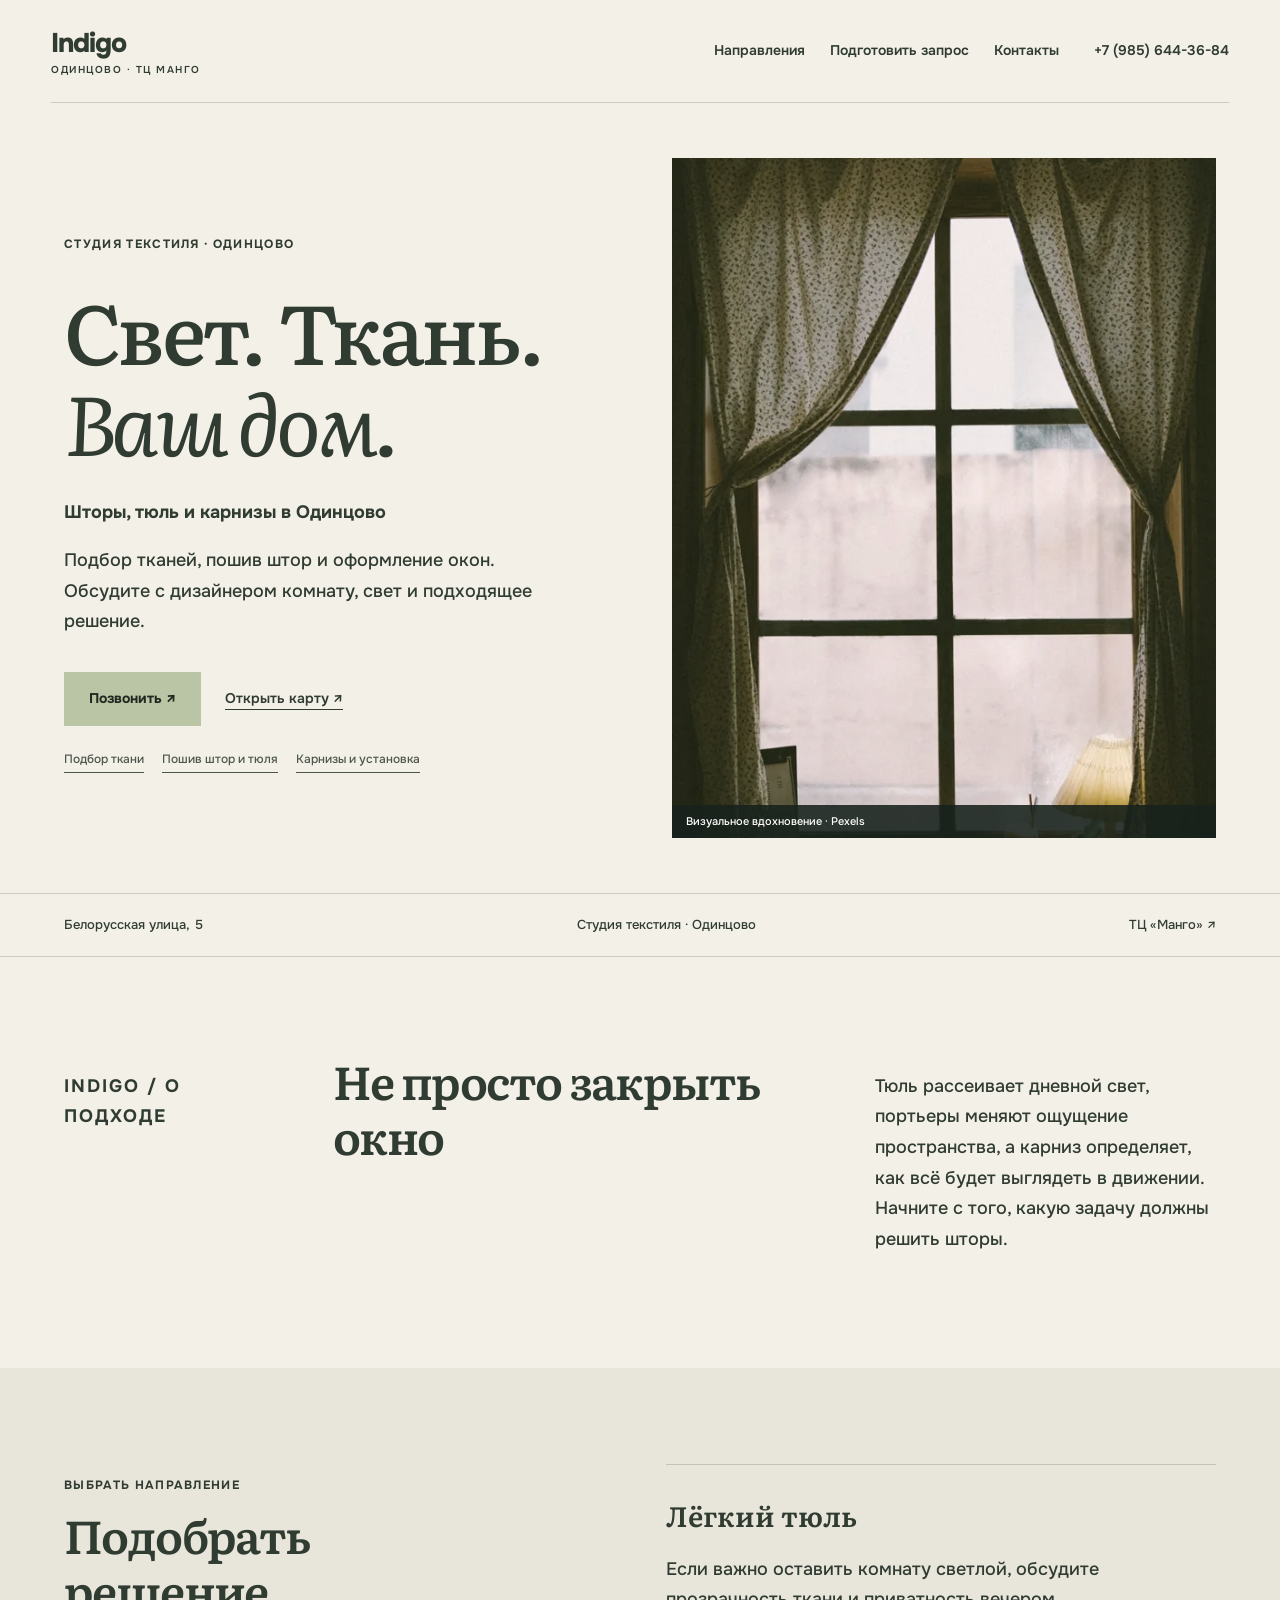
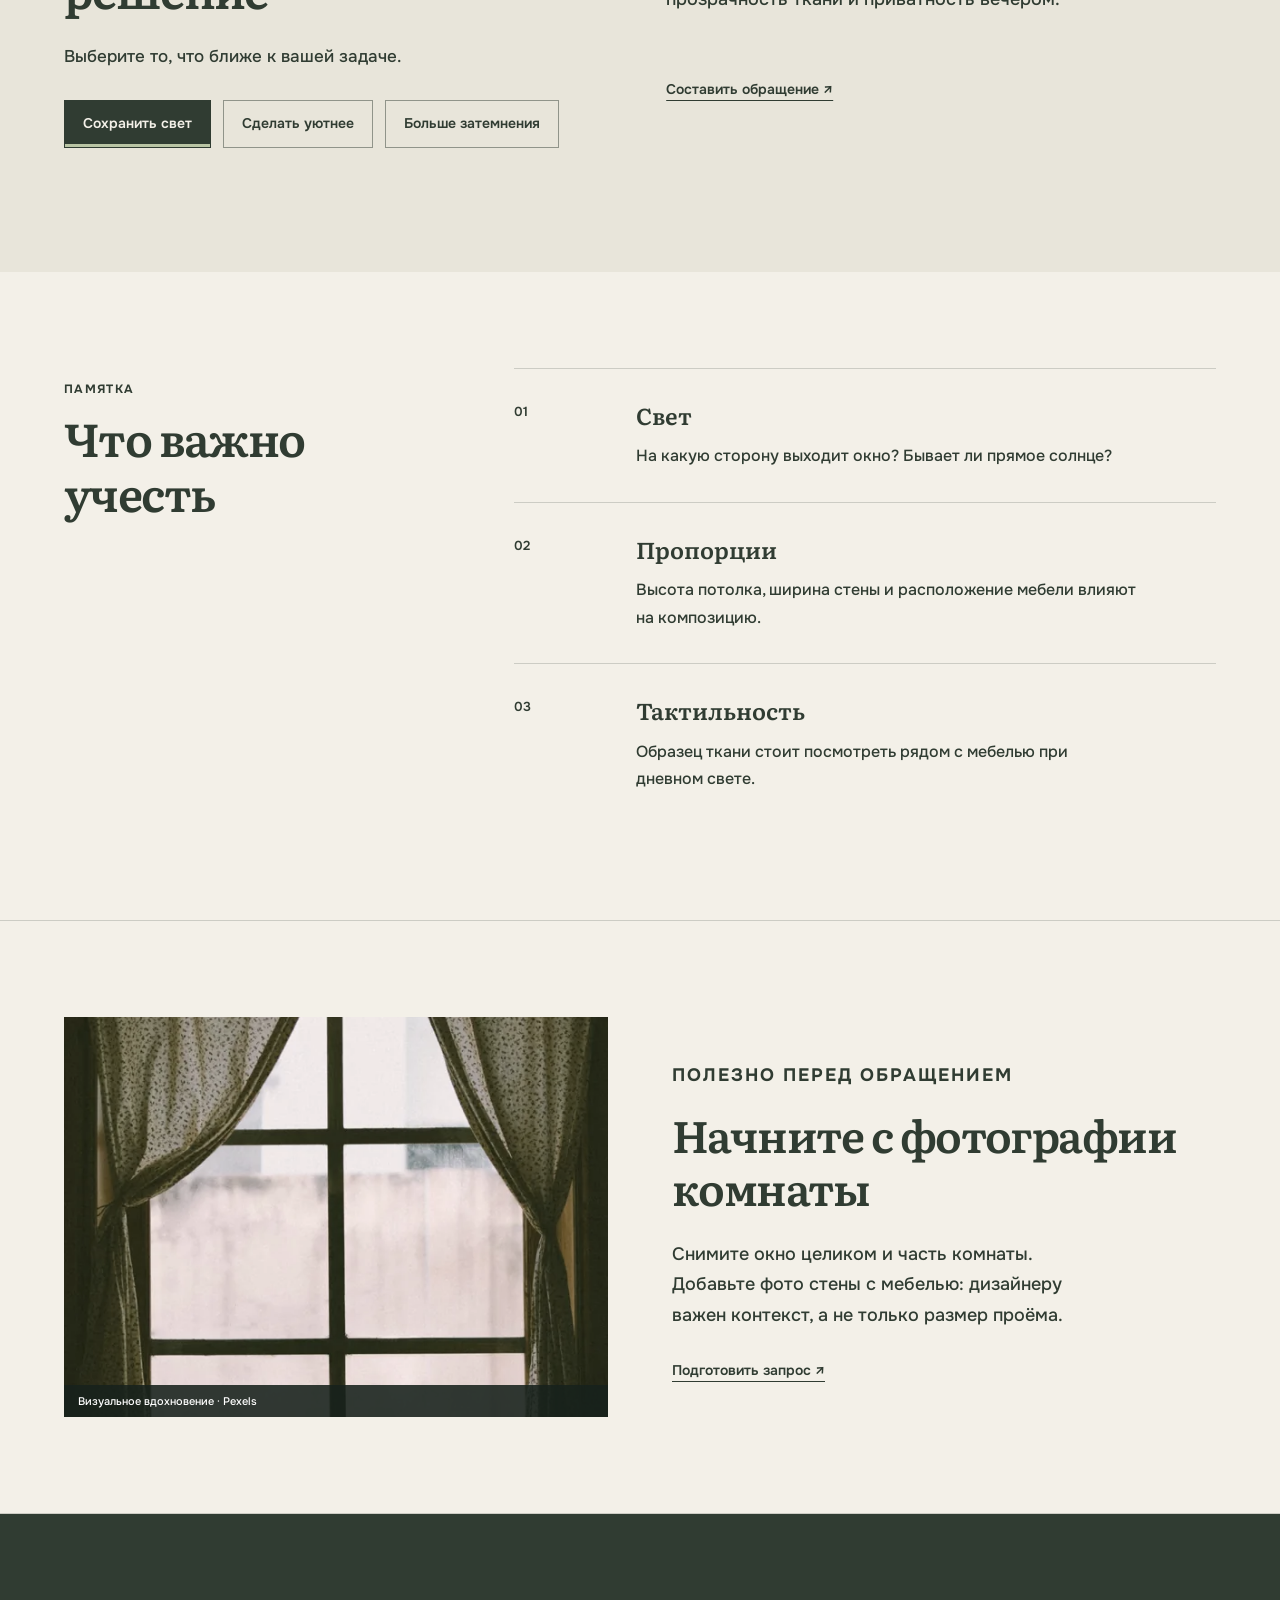
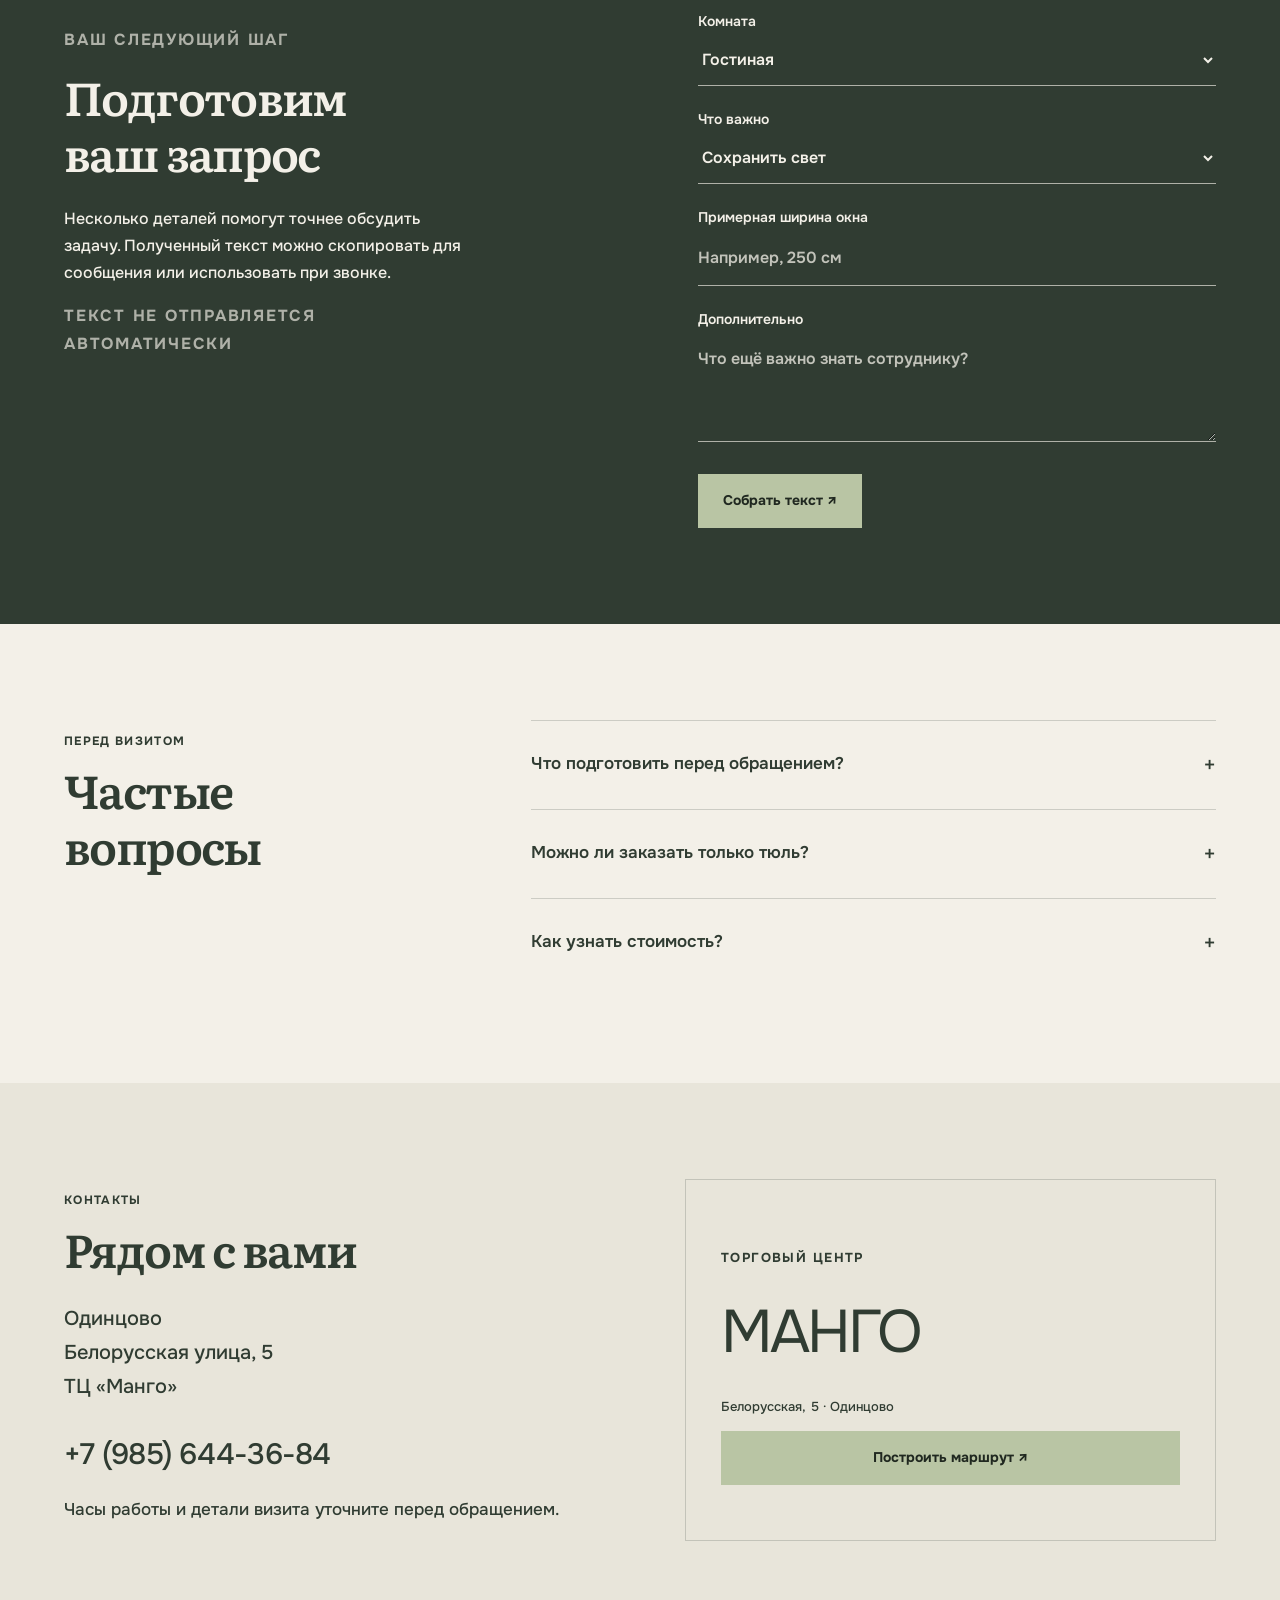
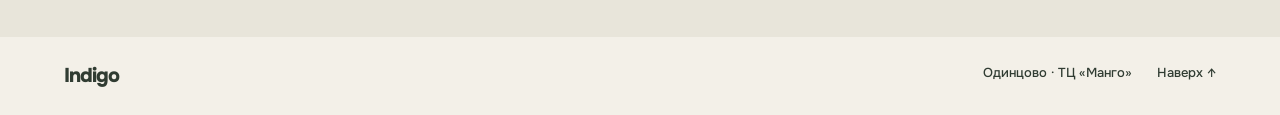
<file: indigo/index.html>
<!doctype html><html lang="ru"><head><meta charset="utf-8"><meta name="robots" content="noindex, nofollow, noarchive"><meta name="theme-color" content="#f3f0e8"><meta name="viewport" content="width=device-width,initial-scale=1"><meta name="description" content="Подбор тканей, пошив штор и оформление окон. Обсудите с дизайнером комнату, свет и подходящее решение."><title>Indigo — Одинцово, ТЦ Манго</title><link rel="stylesheet" href="fonts.css"><link rel="stylesheet" href="style.css"><script src="app.js" defer></script></head><body class="i0" style="--paper:#f3f0e8;--ink:#303c32;--accent:#b9c5a4;--shade:#e8e5da;--line:#303c3233;--button-ink:#202820"><div class="wrap"><header><a class="brand" href="#">Indigo<small>ОДИНЦОВО · ТЦ МАНГО</small></a><button class="menu-toggle" type="button" aria-expanded="false" aria-controls="site-menu" aria-label="Открыть меню"><span></span><span></span><span></span></button><nav id="site-menu" aria-label="Основная навигация"><a href="#choose">Направления</a><a href="#brief">Подготовить запрос</a><a href="#visit">Контакты</a></nav><a class="contact" href="tel:+79856443684">+7 (985) 644-36-84</a></header><main><section class="hero"><div class="hero-copy"><p class="label">СТУДИЯ ТЕКСТИЛЯ · ОДИНЦОВО</p><h1>Свет. Ткань.<br><em>Ваш дом.</em></h1><p class="offer">Шторы, тюль и карнизы в Одинцово</p><p>Подбор тканей, пошив штор и оформление окон. Обсудите с дизайнером комнату, свет и подходящее решение.</p><div class="hero-actions"><a class="button" href="tel:+79856443684">Позвонить ↗</a><a class="quiet" href="https://yandex.com/maps/org/indigo/95984239791/" target="_blank" rel="noopener">Открыть карту ↗</a></div><div class="hero-services"><span>Подбор ткани</span><span>Пошив штор и тюля</span><span>Карнизы и установка</span></div></div><figure class="photo"><img src="assets/editorial.webp" srcset="assets/editorial-small.webp 720w, assets/editorial.webp 960w" sizes="(max-width: 850px) 88vw, 50vw" width="960" height="1440" alt="Студия текстиля · Одинцово — тематическая фотография" fetchpriority="high"><figcaption>Визуальное вдохновение · Pexels</figcaption></figure></section><div class="rule"><span>Белорусская улица, 5</span><span>Студия текстиля · Одинцово</span><span>ТЦ «Манго» ↗</span></div><section class="intro"><p class="label">Indigo / О ПОДХОДЕ</p><h2>Не просто закрыть окно</h2><p>Тюль рассеивает дневной свет, портьеры меняют ощущение пространства, а карниз определяет, как всё будет выглядеть в движении. Начните с того, какую задачу должны решить шторы.</p></section><section id="choose" class="chooser"><div><p class="label">ВЫБРАТЬ НАПРАВЛЕНИЕ</p><h2>Подобрать решение</h2><p>Выберите то, что ближе к вашей задаче.</p><div class="choices" role="tablist" aria-label="Направления"><button class="choice" role="tab" aria-selected="true" data-choice="0" id="tab-0" aria-controls="answer">Сохранить свет</button><button class="choice" role="tab" aria-selected="false" data-choice="1" id="tab-1" aria-controls="answer">Сделать уютнее</button><button class="choice" role="tab" aria-selected="false" data-choice="2" id="tab-2" aria-controls="answer">Больше затемнения</button></div></div><div class="answer" id="answer" role="tabpanel" aria-labelledby="tab-0"><h3 id="answer-title">Лёгкий тюль</h3><p id="answer-text">Если важно оставить комнату светлой, обсудите прозрачность ткани и приватность вечером.</p><a class="quiet" href="#brief">Составить обращение ↗</a></div></section><section class="guide"><div><p class="label">ПАМЯТКА</p><h2>Что важно<br>учесть</h2></div><div class="guide-list"><article><span class="index">01</span><div><h3>Свет</h3><p>На какую сторону выходит окно? Бывает ли прямое солнце?</p></div></article><article><span class="index">02</span><div><h3>Пропорции</h3><p>Высота потолка, ширина стены и расположение мебели влияют на композицию.</p></div></article><article><span class="index">03</span><div><h3>Тактильность</h3><p>Образец ткани стоит посмотреть рядом с мебелью при дневном свете.</p></div></article></div></section><section class="journal"><figure class="photo"><img src="assets/editorial.webp" srcset="assets/editorial-small.webp 720w, assets/editorial.webp 960w" sizes="(max-width: 850px) 88vw, 50vw" width="960" height="1440" alt="Студия текстиля · Одинцово — тематическая фотография" loading="lazy"><figcaption>Визуальное вдохновение · Pexels</figcaption></figure><div><p class="label">ПОЛЕЗНО ПЕРЕД ОБРАЩЕНИЕМ</p><h2>Начните с фотографии комнаты</h2><p>Снимите окно целиком и часть комнаты. Добавьте фото стены с мебелью: дизайнеру важен контекст, а не только размер проёма.</p><a class="quiet" href="#brief">Подготовить запрос ↗</a></div></section><section class="brief" id="brief"><div><p class="label">ВАШ СЛЕДУЮЩИЙ ШАГ</p><h2>Подготовим<br>ваш запрос</h2><p>Несколько деталей помогут точнее обсудить задачу. Полученный текст можно скопировать для сообщения или использовать при звонке.</p><p class="label">ТЕКСТ НЕ ОТПРАВЛЯЕТСЯ АВТОМАТИЧЕСКИ</p></div><form><label>Комната<select name="Комната"><option>Гостиная</option><option>Спальня</option><option>Детская</option><option>Другая комната</option></select></label><label>Что важно<select name="Что важно"><option>Сохранить свет</option><option>Больше приватности</option><option>Затемнить комнату</option><option>Подобрать оформление</option></select></label><label>Примерная ширина окна<input name="Примерная ширина окна" placeholder="Например, 250 см"></label><label>Дополнительно<textarea name="Пожелания" rows="3" placeholder="Что ещё важно знать сотруднику?"></textarea></label><button type="submit" class="button">Собрать текст ↗</button><div class="result" hidden><p id="output"></p><button class="copy" type="button">Скопировать</button><p class="status" role="status"></p></div></form></section><section class="faq"><div><p class="label">ПЕРЕД ВИЗИТОМ</p><h2>Частые<br>вопросы</h2></div><div><details><summary>Что подготовить перед обращением?</summary><p>Фотографии комнаты и окна, примерные размеры и несколько понравившихся интерьеров. Точные замеры лучше согласовать со специалистом.</p></details><details><summary>Можно ли заказать только тюль?</summary><p>Обсудите со студией отдельные изделия и совместимость с существующими карнизами.</p></details><details><summary>Как узнать стоимость?</summary><p>Она зависит от ткани, размеров, расхода материала и комплектации. Точный расчёт делает студия.</p></details></div></section><section id="visit" class="visit"><div><p class="label">КОНТАКТЫ</p><h2>Рядом с вами</h2><address>Одинцово<br>Белорусская улица, 5<br>ТЦ «Манго»</address><a class="phone" href="tel:+79856443684">+7 (985) 644-36-84</a><p>Часы работы и детали визита уточните перед обращением.</p></div><div class="visit-box"><p class="label">ТОРГОВЫЙ ЦЕНТР</p><strong>МАНГО</strong><p>Белорусская, 5 · Одинцово</p><a class="button" target="_blank" rel="noopener" href="https://yandex.com/maps/org/indigo/95984239791/">Построить маршрут ↗</a></div></section></main><footer class="bottom"><a class="brand" href="#">Indigo</a><span>Одинцово · ТЦ «Манго»</span><a href="#">Наверх ↑</a></footer></div><div class="sticky"><span>Indigo</span><a class="button" href="tel:+79856443684">Позвонить ↗</a></div></body></html>
</file>
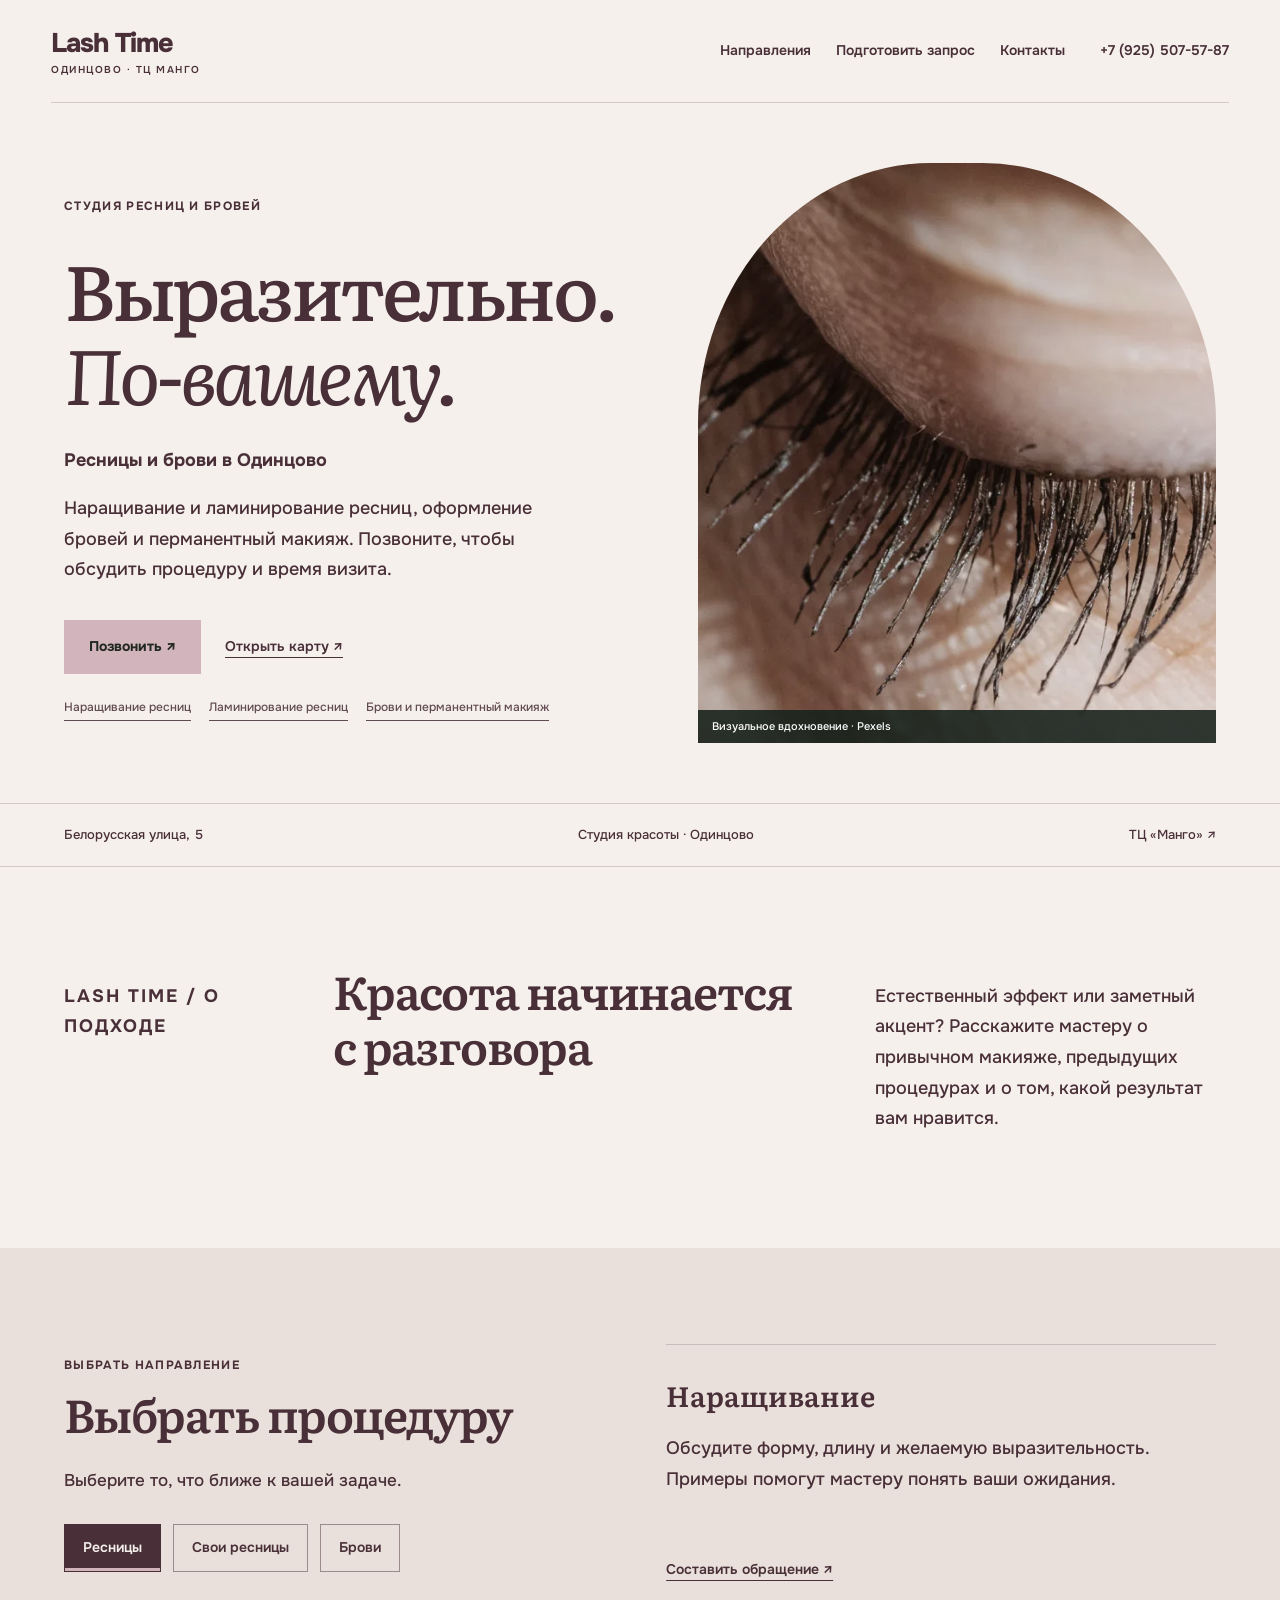
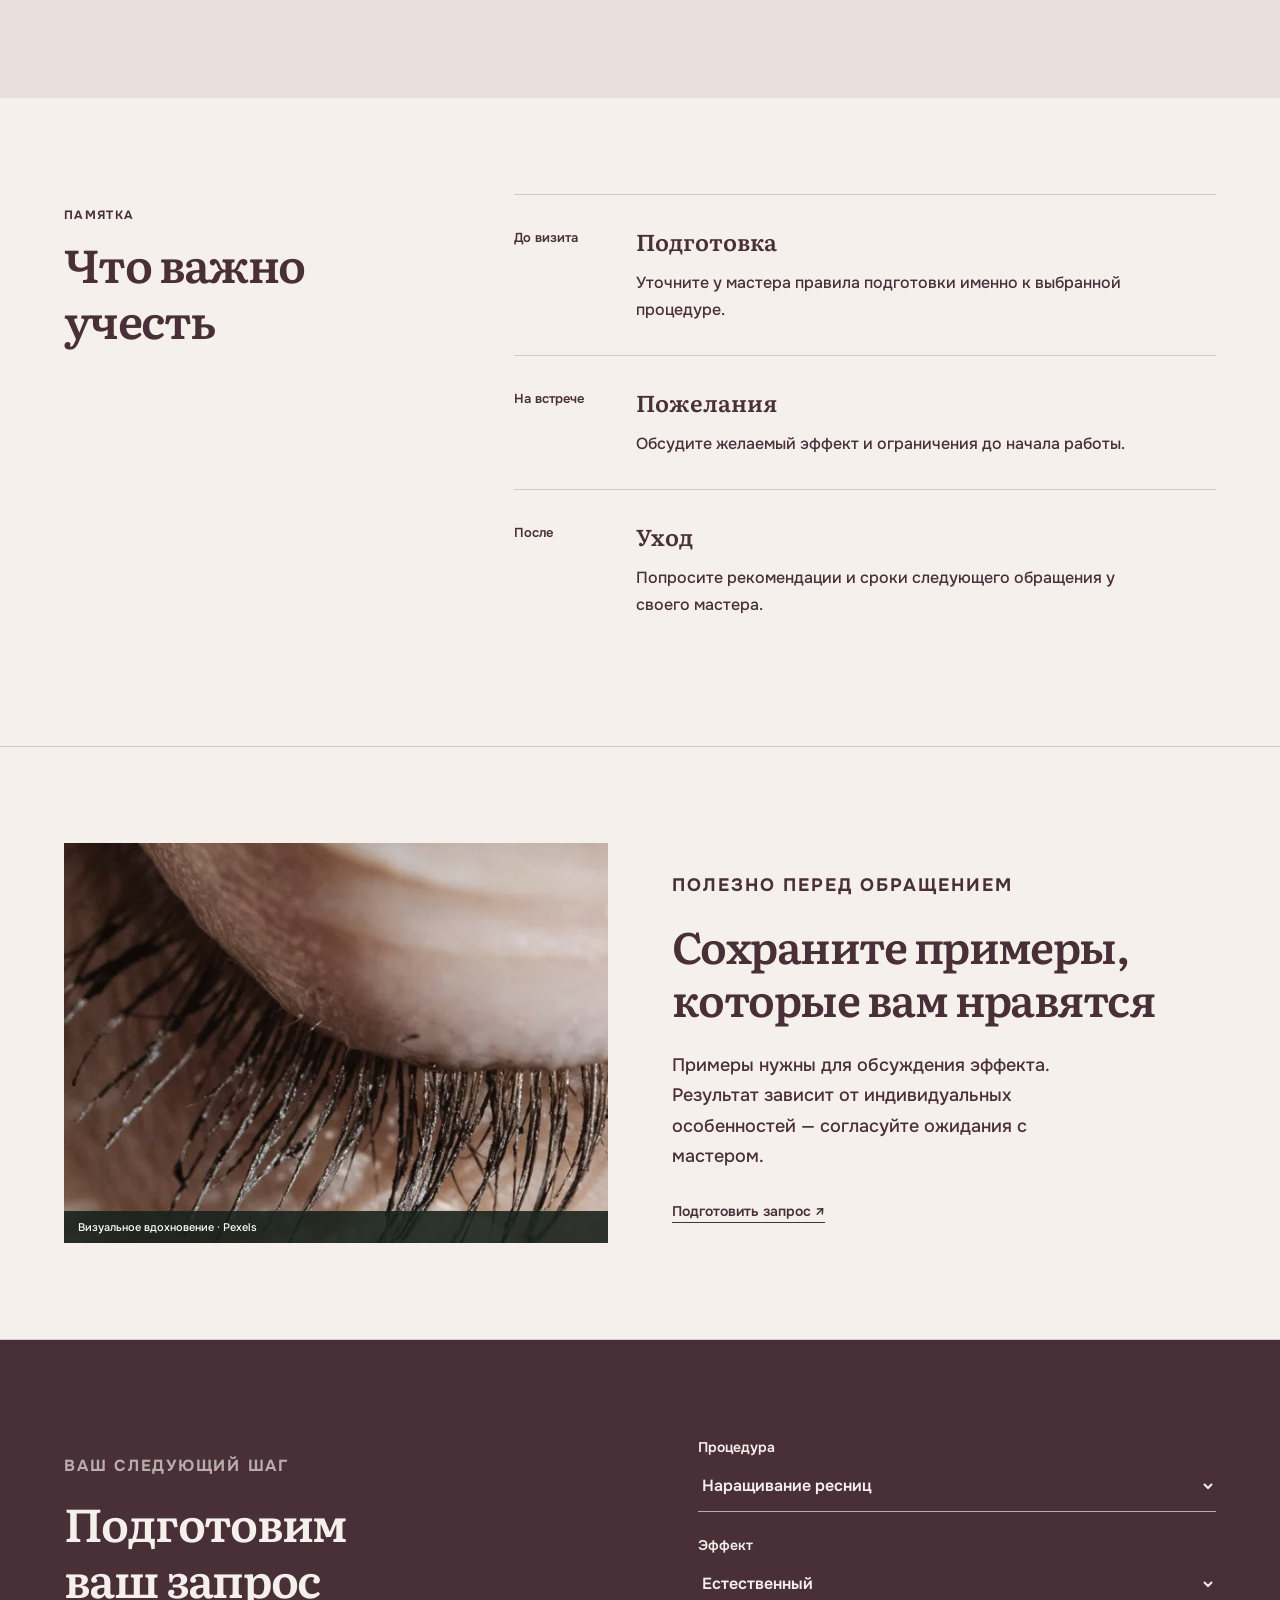
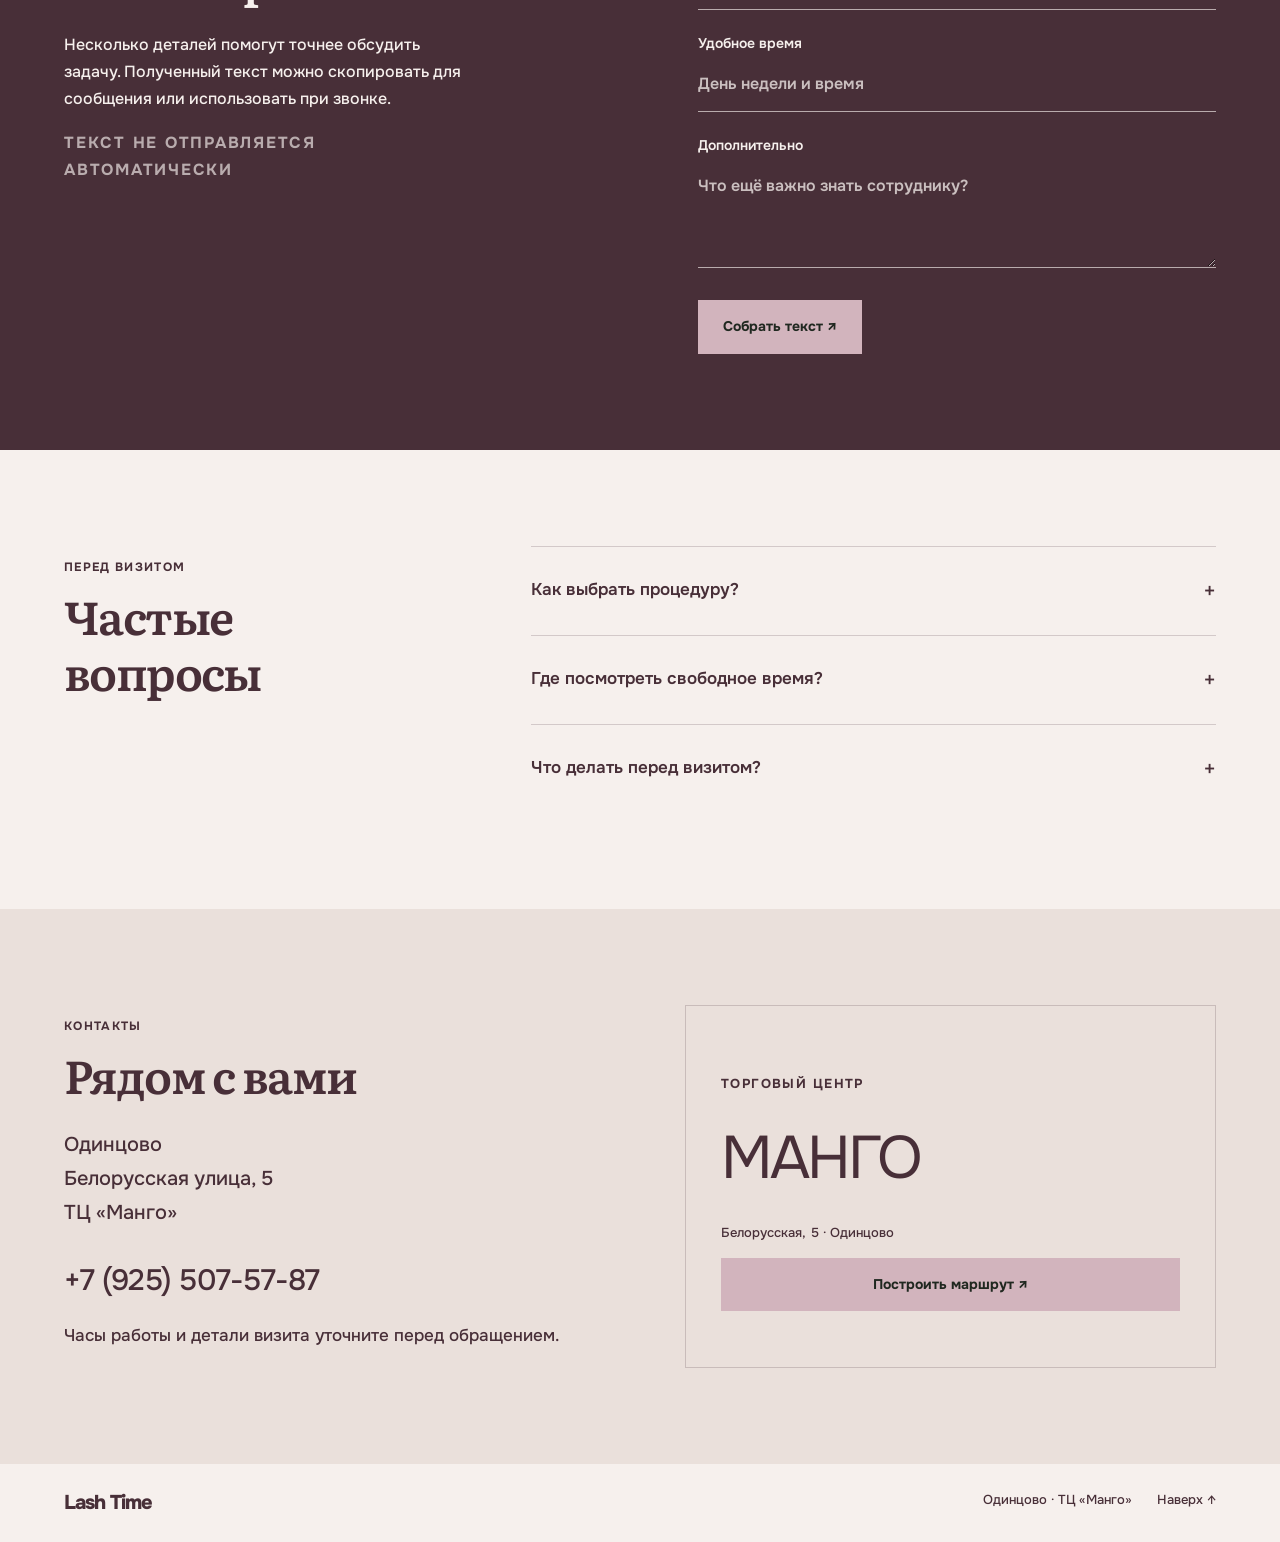
<file: lash-time/index.html>
<!doctype html><html lang="ru"><head><meta charset="utf-8"><meta name="robots" content="noindex, nofollow, noarchive"><meta name="theme-color" content="#f3f0e8"><meta name="viewport" content="width=device-width,initial-scale=1"><meta name="description" content="Наращивание и ламинирование ресниц, оформление бровей и перманентный макияж. Позвоните, чтобы обсудить процедуру и время визита."><title>Lash Time — Одинцово, ТЦ Манго</title><link rel="stylesheet" href="fonts.css"><link rel="stylesheet" href="style.css"><script src="app.js" defer></script></head><body class="i1" style="--paper:#f6f0ed;--ink:#482f38;--accent:#d2b4bd;--shade:#eae0db;--line:#482f3833;--button-ink:#202820"><div class="wrap"><header><a class="brand" href="#">Lash Time<small>ОДИНЦОВО · ТЦ МАНГО</small></a><button class="menu-toggle" type="button" aria-expanded="false" aria-controls="site-menu" aria-label="Открыть меню"><span></span><span></span><span></span></button><nav id="site-menu" aria-label="Основная навигация"><a href="#choose">Направления</a><a href="#brief">Подготовить запрос</a><a href="#visit">Контакты</a></nav><a class="contact" href="tel:+79255075787">+7 (925) 507-57-87</a></header><main><section class="hero"><div class="hero-copy"><p class="label">СТУДИЯ РЕСНИЦ И БРОВЕЙ</p><h1>Выразительно.<br><em>По-вашему.</em></h1><p class="offer">Ресницы и брови в Одинцово</p><p>Наращивание и ламинирование ресниц, оформление бровей и перманентный макияж. Позвоните, чтобы обсудить процедуру и время визита.</p><div class="hero-actions"><a class="button" href="tel:+79255075787">Позвонить ↗</a><a class="quiet" href="https://yandex.com/maps/org/lash_time/198169225498/" target="_blank" rel="noopener">Открыть карту ↗</a></div><div class="hero-services"><span>Наращивание ресниц</span><span>Ламинирование ресниц</span><span>Брови и перманентный макияж</span></div></div><figure class="photo"><img src="assets/editorial.webp" srcset="assets/editorial-small.webp 720w, assets/editorial.webp 960w" sizes="(max-width: 850px) 88vw, 50vw" width="960" height="1440" alt="Студия красоты · Одинцово — тематическая фотография" fetchpriority="high"><figcaption>Визуальное вдохновение · Pexels</figcaption></figure></section><div class="rule"><span>Белорусская улица, 5</span><span>Студия красоты · Одинцово</span><span>ТЦ «Манго» ↗</span></div><section class="intro"><p class="label">Lash Time / О ПОДХОДЕ</p><h2>Красота начинается с разговора</h2><p>Естественный эффект или заметный акцент? Расскажите мастеру о привычном макияже, предыдущих процедурах и о том, какой результат вам нравится.</p></section><section id="choose" class="chooser"><div><p class="label">ВЫБРАТЬ НАПРАВЛЕНИЕ</p><h2>Выбрать процедуру</h2><p>Выберите то, что ближе к вашей задаче.</p><div class="choices" role="tablist" aria-label="Направления"><button class="choice" role="tab" aria-selected="true" data-choice="0" id="tab-0" aria-controls="answer">Ресницы</button><button class="choice" role="tab" aria-selected="false" data-choice="1" id="tab-1" aria-controls="answer">Свои ресницы</button><button class="choice" role="tab" aria-selected="false" data-choice="2" id="tab-2" aria-controls="answer">Брови</button></div></div><div class="answer" id="answer" role="tabpanel" aria-labelledby="tab-0"><h3 id="answer-title">Наращивание</h3><p id="answer-text">Обсудите форму, длину и желаемую выразительность. Примеры помогут мастеру понять ваши ожидания.</p><a class="quiet" href="#brief">Составить обращение ↗</a></div></section><section class="guide"><div><p class="label">ПАМЯТКА</p><h2>Что важно<br>учесть</h2></div><div class="guide-list"><article><span class="index">До визита</span><div><h3>Подготовка</h3><p>Уточните у мастера правила подготовки именно к выбранной процедуре.</p></div></article><article><span class="index">На встрече</span><div><h3>Пожелания</h3><p>Обсудите желаемый эффект и ограничения до начала работы.</p></div></article><article><span class="index">После</span><div><h3>Уход</h3><p>Попросите рекомендации и сроки следующего обращения у своего мастера.</p></div></article></div></section><section class="journal"><figure class="photo"><img src="assets/editorial.webp" srcset="assets/editorial-small.webp 720w, assets/editorial.webp 960w" sizes="(max-width: 850px) 88vw, 50vw" width="960" height="1440" alt="Студия красоты · Одинцово — тематическая фотография" loading="lazy"><figcaption>Визуальное вдохновение · Pexels</figcaption></figure><div><p class="label">ПОЛЕЗНО ПЕРЕД ОБРАЩЕНИЕМ</p><h2>Сохраните примеры, которые вам нравятся</h2><p>Примеры нужны для обсуждения эффекта. Результат зависит от индивидуальных особенностей — согласуйте ожидания с мастером.</p><a class="quiet" href="#brief">Подготовить запрос ↗</a></div></section><section class="brief" id="brief"><div><p class="label">ВАШ СЛЕДУЮЩИЙ ШАГ</p><h2>Подготовим<br>ваш запрос</h2><p>Несколько деталей помогут точнее обсудить задачу. Полученный текст можно скопировать для сообщения или использовать при звонке.</p><p class="label">ТЕКСТ НЕ ОТПРАВЛЯЕТСЯ АВТОМАТИЧЕСКИ</p></div><form><label>Процедура<select name="Процедура"><option>Наращивание ресниц</option><option>Ламинирование</option><option>Брови</option><option>Перманентный макияж</option></select></label><label>Эффект<select name="Эффект"><option>Естественный</option><option>Выразительный</option><option>Нужна консультация</option></select></label><label>Удобное время<input name="Удобное время" placeholder="День недели и время"></label><label>Дополнительно<textarea name="Пожелания" rows="3" placeholder="Что ещё важно знать сотруднику?"></textarea></label><button type="submit" class="button">Собрать текст ↗</button><div class="result" hidden><p id="output"></p><button class="copy" type="button">Скопировать</button><p class="status" role="status"></p></div></form></section><section class="faq"><div><p class="label">ПЕРЕД ВИЗИТОМ</p><h2>Частые<br>вопросы</h2></div><div><details><summary>Как выбрать процедуру?</summary><p>Опишите желаемый эффект и особенности предыдущего опыта. Мастер поможет определить подходящий вариант.</p></details><details><summary>Где посмотреть свободное время?</summary><p>Позвоните в студию: актуальное расписание необходимо уточнять у администратора.</p></details><details><summary>Что делать перед визитом?</summary><p>Правила подготовки зависят от процедуры. Уточните их у мастера при записи.</p></details></div></section><section id="visit" class="visit"><div><p class="label">КОНТАКТЫ</p><h2>Рядом с вами</h2><address>Одинцово<br>Белорусская улица, 5<br>ТЦ «Манго»</address><a class="phone" href="tel:+79255075787">+7 (925) 507-57-87</a><p>Часы работы и детали визита уточните перед обращением.</p></div><div class="visit-box"><p class="label">ТОРГОВЫЙ ЦЕНТР</p><strong>МАНГО</strong><p>Белорусская, 5 · Одинцово</p><a class="button" target="_blank" rel="noopener" href="https://yandex.com/maps/org/lash_time/198169225498/">Построить маршрут ↗</a></div></section></main><footer class="bottom"><a class="brand" href="#">Lash Time</a><span>Одинцово · ТЦ «Манго»</span><a href="#">Наверх ↑</a></footer></div><div class="sticky"><span>Lash Time</span><a class="button" href="tel:+79255075787">Позвонить ↗</a></div></body></html>
</file>
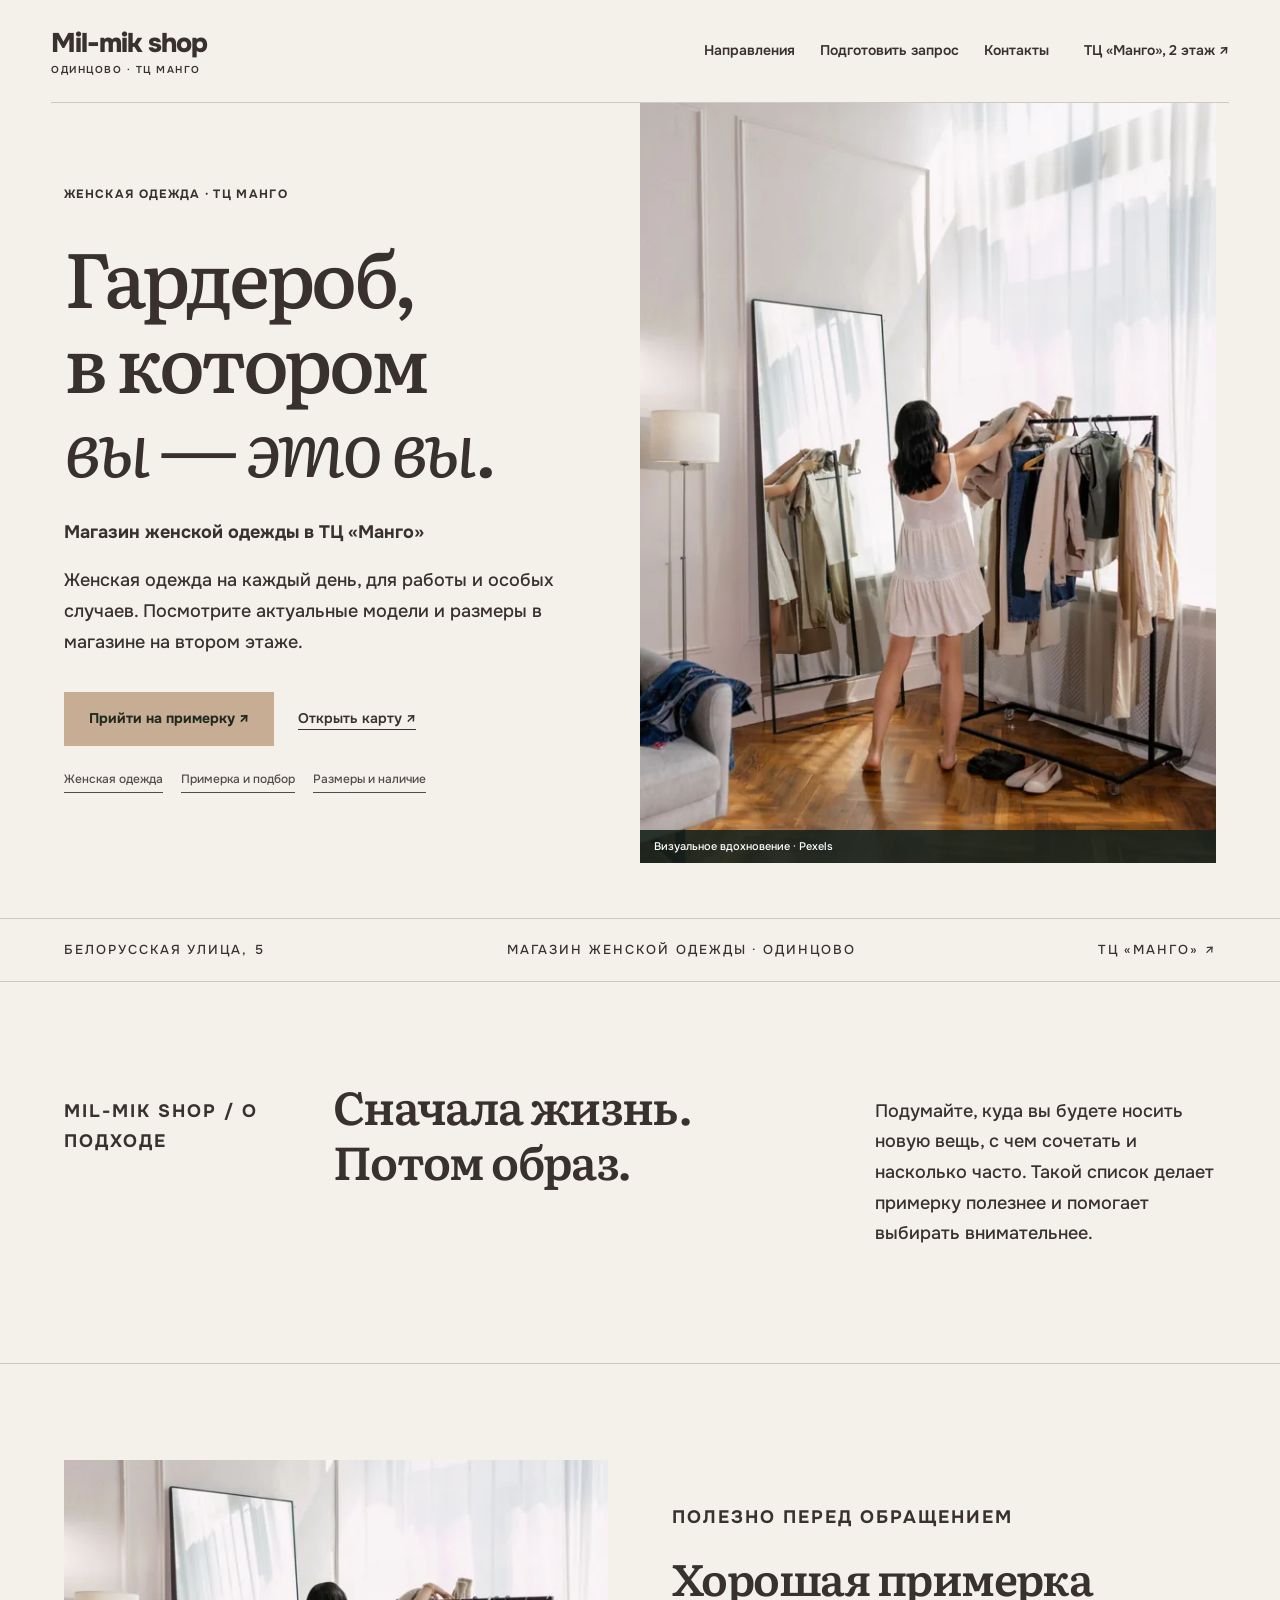
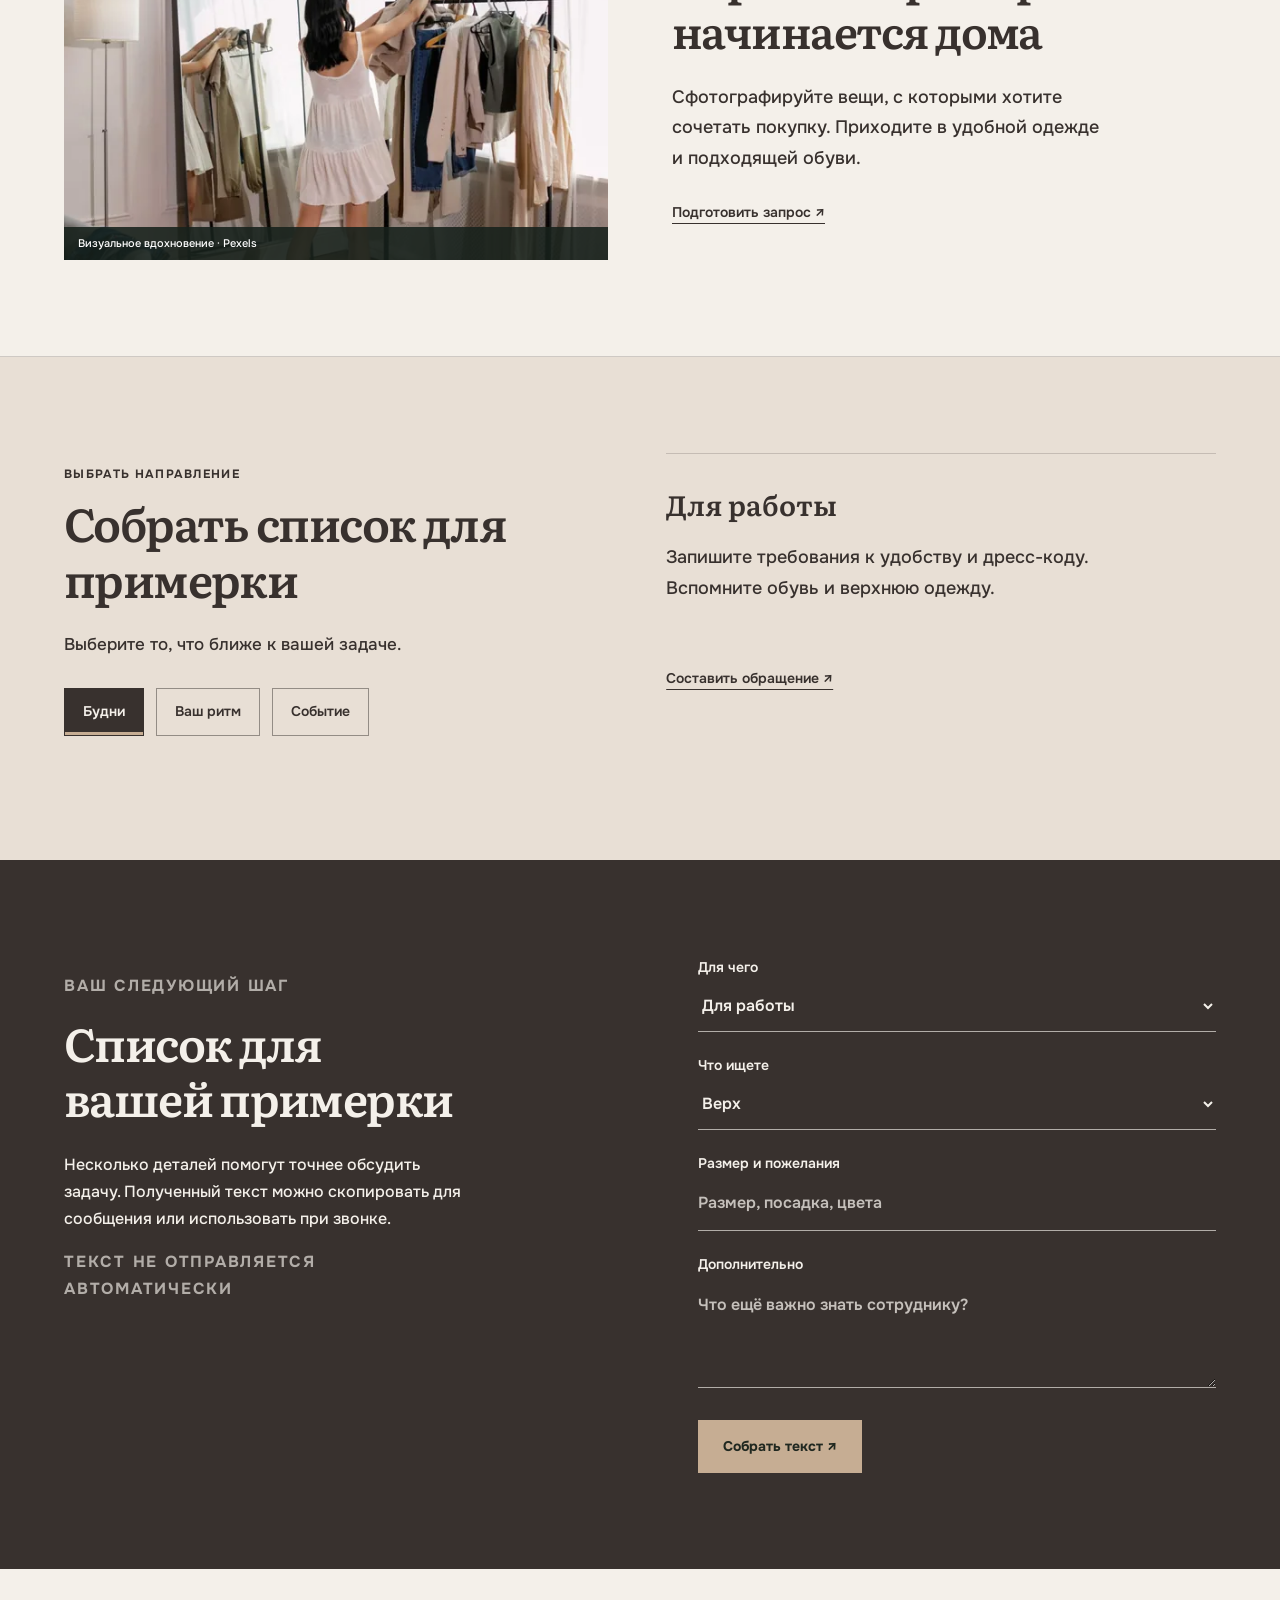
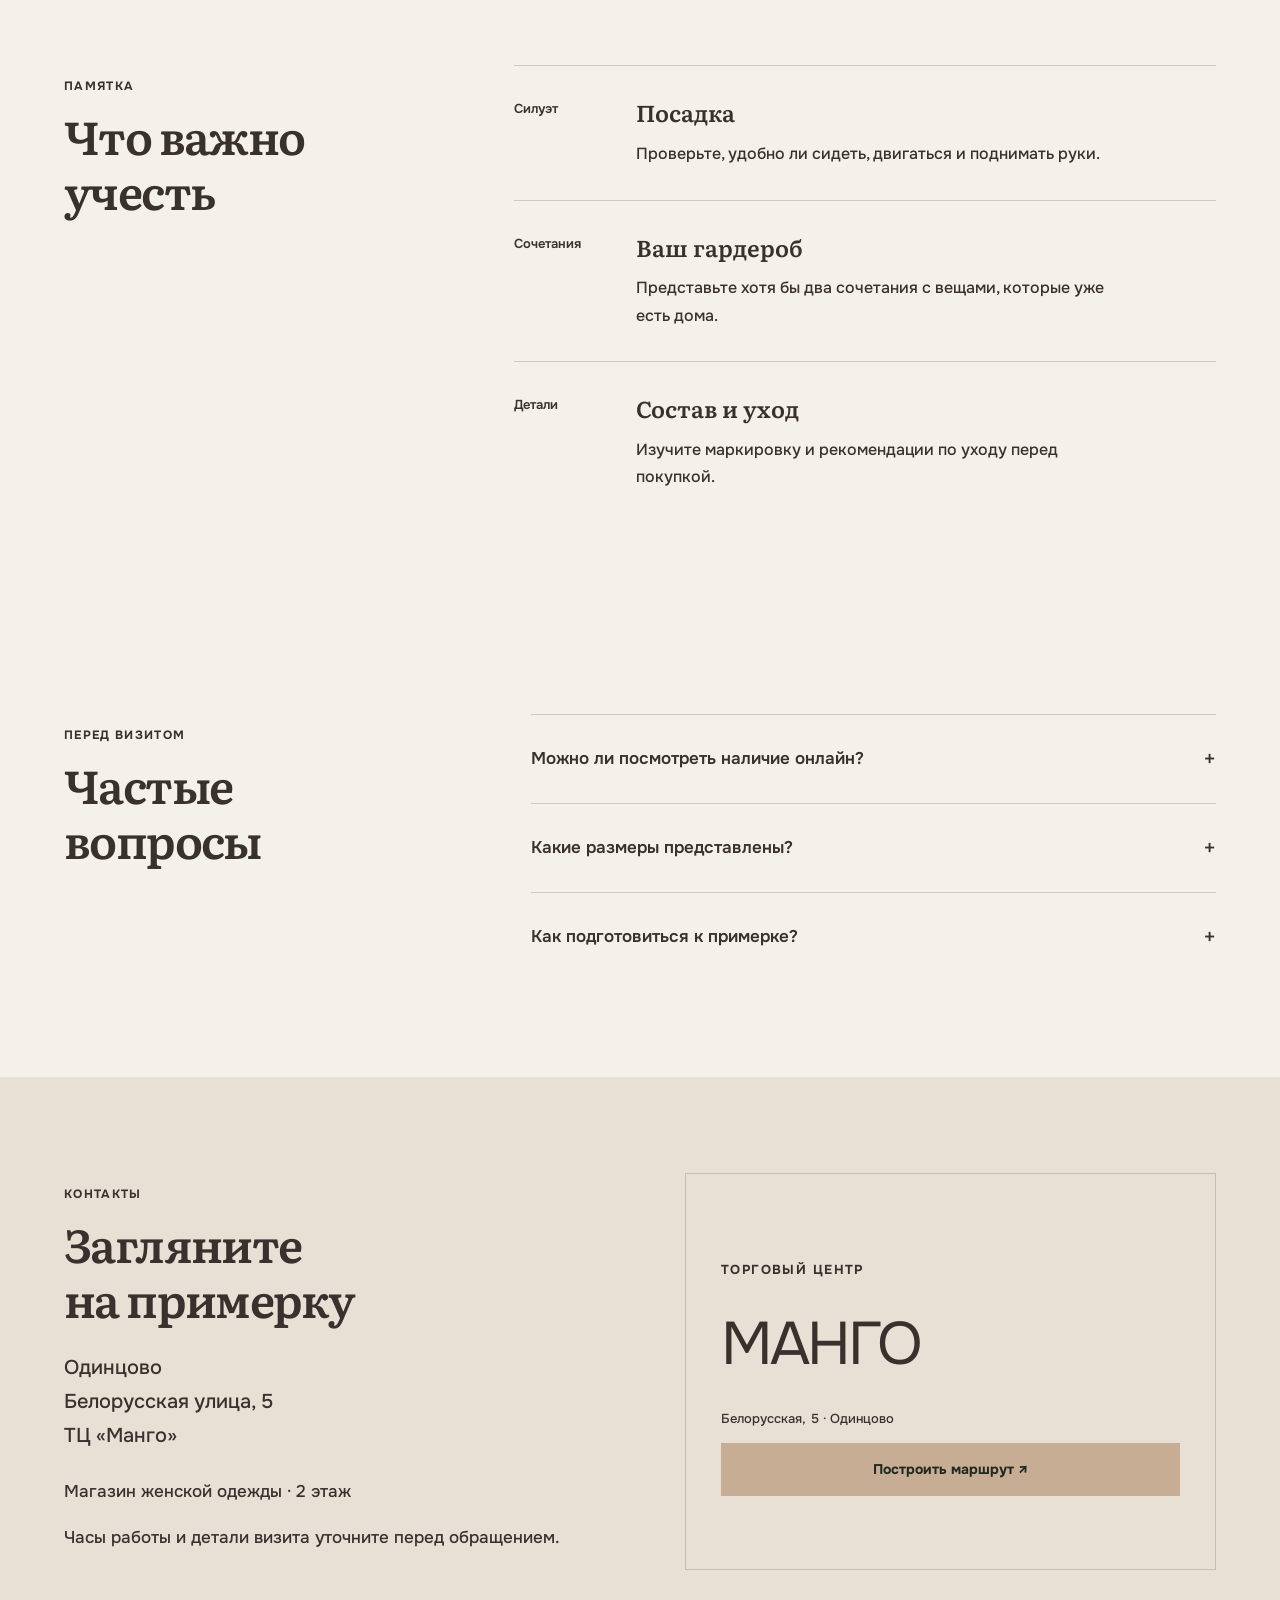
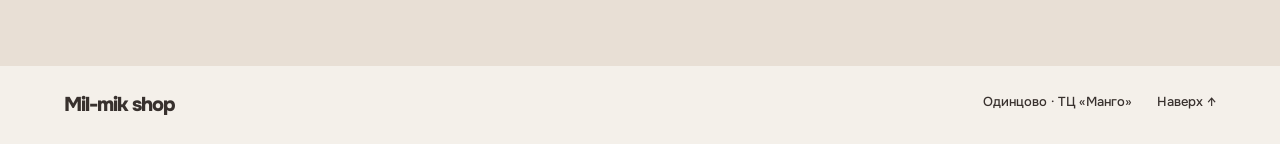
<file: mil-mik/index.html>
<!doctype html><html lang="ru"><head><meta charset="utf-8"><meta name="robots" content="noindex, nofollow, noarchive"><meta name="theme-color" content="#f3f0e8"><meta name="viewport" content="width=device-width,initial-scale=1"><meta name="description" content="Женская одежда на каждый день, для работы и особых случаев. Посмотрите актуальные модели и размеры в магазине на втором этаже."><title>Mil-mik shop — Одинцово, ТЦ Манго</title><link rel="stylesheet" href="fonts.css"><link rel="stylesheet" href="style.css"><script src="app.js" defer></script></head><body class="i4" style="--paper:#f4f0ea;--ink:#38312e;--accent:#c6ad93;--shade:#e8dfd5;--line:#38312e33;--button-ink:#202820"><div class="wrap"><header><a class="brand" href="#">Mil-mik shop<small>ОДИНЦОВО · ТЦ МАНГО</small></a><button class="menu-toggle" type="button" aria-expanded="false" aria-controls="site-menu" aria-label="Открыть меню"><span></span><span></span><span></span></button><nav id="site-menu" aria-label="Основная навигация"><a href="#choose">Направления</a><a href="#brief">Подготовить запрос</a><a href="#visit">Контакты</a></nav><a class="contact" href="#visit">ТЦ «Манго», 2 этаж ↗</a></header><main><section class="hero"><div class="hero-copy"><p class="label">ЖЕНСКАЯ ОДЕЖДА · ТЦ МАНГО</p><h1>Гардероб,<br>в котором<br><em>вы — это вы.</em></h1><p class="offer">Магазин женской одежды в ТЦ «Манго»</p><p>Женская одежда на каждый день, для работы и особых случаев. Посмотрите актуальные модели и размеры в магазине на втором этаже.</p><div class="hero-actions"><a class="button" href="#visit">Прийти на примерку ↗</a><a class="quiet" href="https://yandex.com/maps/?text=Mil-mik%20shop%20%D0%9E%D0%B4%D0%B8%D0%BD%D1%86%D0%BE%D0%B2%D0%BE%20%D0%91%D0%B5%D0%BB%D0%BE%D1%80%D1%83%D1%81%D1%81%D0%BA%D0%B0%D1%8F%205" target="_blank" rel="noopener">Открыть карту ↗</a></div><div class="hero-services"><span>Женская одежда</span><span>Примерка и подбор</span><span>Размеры и наличие</span></div></div><figure class="photo"><img src="assets/editorial.webp" srcset="assets/editorial-small.webp 720w, assets/editorial.webp 960w" sizes="(max-width: 850px) 88vw, 50vw" width="960" height="1440" alt="Магазин женской одежды · Одинцово — тематическая фотография" fetchpriority="high"><figcaption>Визуальное вдохновение · Pexels</figcaption></figure></section><div class="rule"><span>Белорусская улица, 5</span><span>Магазин женской одежды · Одинцово</span><span>ТЦ «Манго» ↗</span></div><section class="intro"><p class="label">Mil-mik shop / О ПОДХОДЕ</p><h2>Сначала жизнь. Потом образ.</h2><p>Подумайте, куда вы будете носить новую вещь, с чем сочетать и насколько часто. Такой список делает примерку полезнее и помогает выбирать внимательнее.</p></section><section class="journal"><figure class="photo"><img src="assets/editorial.webp" srcset="assets/editorial-small.webp 720w, assets/editorial.webp 960w" sizes="(max-width: 850px) 88vw, 50vw" width="960" height="1440" alt="Магазин женской одежды · Одинцово — тематическая фотография" loading="lazy"><figcaption>Визуальное вдохновение · Pexels</figcaption></figure><div><p class="label">ПОЛЕЗНО ПЕРЕД ОБРАЩЕНИЕМ</p><h2>Хорошая примерка начинается дома</h2><p>Сфотографируйте вещи, с которыми хотите сочетать покупку. Приходите в удобной одежде и подходящей обуви.</p><a class="quiet" href="#brief">Подготовить запрос ↗</a></div></section><section id="choose" class="chooser"><div><p class="label">ВЫБРАТЬ НАПРАВЛЕНИЕ</p><h2>Собрать список для примерки</h2><p>Выберите то, что ближе к вашей задаче.</p><div class="choices" role="tablist" aria-label="Направления"><button class="choice" role="tab" aria-selected="true" data-choice="0" id="tab-0" aria-controls="answer">Будни</button><button class="choice" role="tab" aria-selected="false" data-choice="1" id="tab-1" aria-controls="answer">Ваш ритм</button><button class="choice" role="tab" aria-selected="false" data-choice="2" id="tab-2" aria-controls="answer">Событие</button></div></div><div class="answer" id="answer" role="tabpanel" aria-labelledby="tab-0"><h3 id="answer-title">Для работы</h3><p id="answer-text">Запишите требования к удобству и дресс-коду. Вспомните обувь и верхнюю одежду.</p><a class="quiet" href="#brief">Составить обращение ↗</a></div></section><section class="brief" id="brief"><div><p class="label">ВАШ СЛЕДУЮЩИЙ ШАГ</p><h2>Список для<br>вашей примерки</h2><p>Несколько деталей помогут точнее обсудить задачу. Полученный текст можно скопировать для сообщения или использовать при звонке.</p><p class="label">ТЕКСТ НЕ ОТПРАВЛЯЕТСЯ АВТОМАТИЧЕСКИ</p></div><form><label>Для чего<select name="Для чего"><option>Для работы</option><option>На каждый день</option><option>Особый случай</option></select></label><label>Что ищете<select name="Что ищете"><option>Верх</option><option>Низ</option><option>Платье</option><option>Несколько вещей</option></select></label><label>Размер и пожелания<input name="Размер и пожелания" placeholder="Размер, посадка, цвета"></label><label>Дополнительно<textarea name="Пожелания" rows="3" placeholder="Что ещё важно знать сотруднику?"></textarea></label><button type="submit" class="button">Собрать текст ↗</button><div class="result" hidden><p id="output"></p><button class="copy" type="button">Скопировать</button><p class="status" role="status"></p></div></form></section><section class="guide"><div><p class="label">ПАМЯТКА</p><h2>Что важно<br>учесть</h2></div><div class="guide-list"><article><span class="index">Силуэт</span><div><h3>Посадка</h3><p>Проверьте, удобно ли сидеть, двигаться и поднимать руки.</p></div></article><article><span class="index">Сочетания</span><div><h3>Ваш гардероб</h3><p>Представьте хотя бы два сочетания с вещами, которые уже есть дома.</p></div></article><article><span class="index">Детали</span><div><h3>Состав и уход</h3><p>Изучите маркировку и рекомендации по уходу перед покупкой.</p></div></article></div></section><section class="faq"><div><p class="label">ПЕРЕД ВИЗИТОМ</p><h2>Частые<br>вопросы</h2></div><div><details><summary>Можно ли посмотреть наличие онлайн?</summary><p>Актуальный ассортимент и наличие моделей уточняйте в магазине.</p></details><details><summary>Какие размеры представлены?</summary><p>Размерную сетку и наличие конкретных моделей уточняйте у сотрудников.</p></details><details><summary>Как подготовиться к примерке?</summary><p>Подумайте о подходящей обуви и вещах, с которыми планируете сочетать покупку.</p></details></div></section><section id="visit" class="visit"><div><p class="label">КОНТАКТЫ</p><h2>Загляните<br>на примерку</h2><address>Одинцово<br>Белорусская улица, 5<br>ТЦ «Манго»</address><p>Магазин женской одежды · 2 этаж</p><p>Часы работы и детали визита уточните перед обращением.</p></div><div class="visit-box"><p class="label">ТОРГОВЫЙ ЦЕНТР</p><strong>МАНГО</strong><p>Белорусская, 5 · Одинцово</p><a class="button" target="_blank" rel="noopener" href="https://yandex.com/maps/?text=Mil-mik%20shop%20%D0%9E%D0%B4%D0%B8%D0%BD%D1%86%D0%BE%D0%B2%D0%BE%20%D0%91%D0%B5%D0%BB%D0%BE%D1%80%D1%83%D1%81%D1%81%D0%BA%D0%B0%D1%8F%205">Построить маршрут ↗</a></div></section></main><footer class="bottom"><a class="brand" href="#">Mil-mik shop</a><span>Одинцово · ТЦ «Манго»</span><a href="#">Наверх ↑</a></footer></div><div class="sticky"><span>Mil-mik shop</span><a class="button" href="#visit">Как найти ↗</a></div></body></html>
</file>
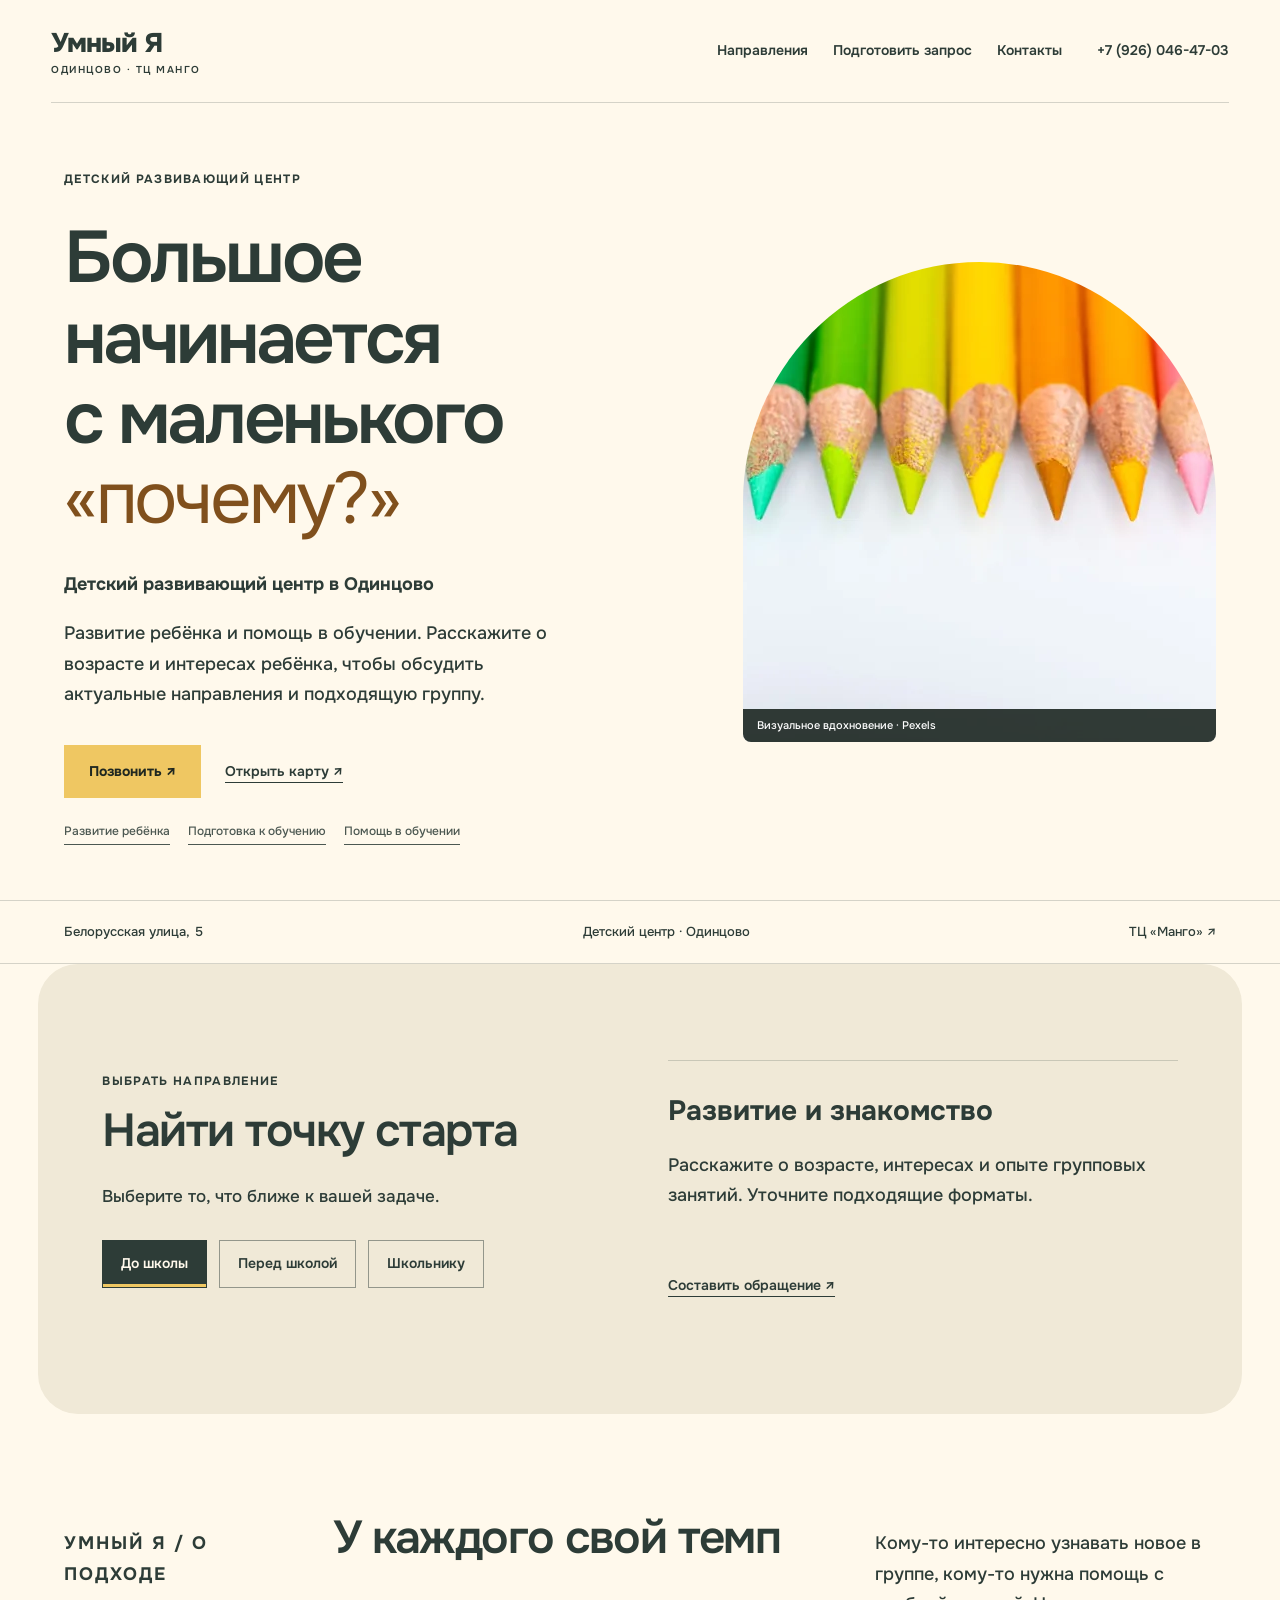
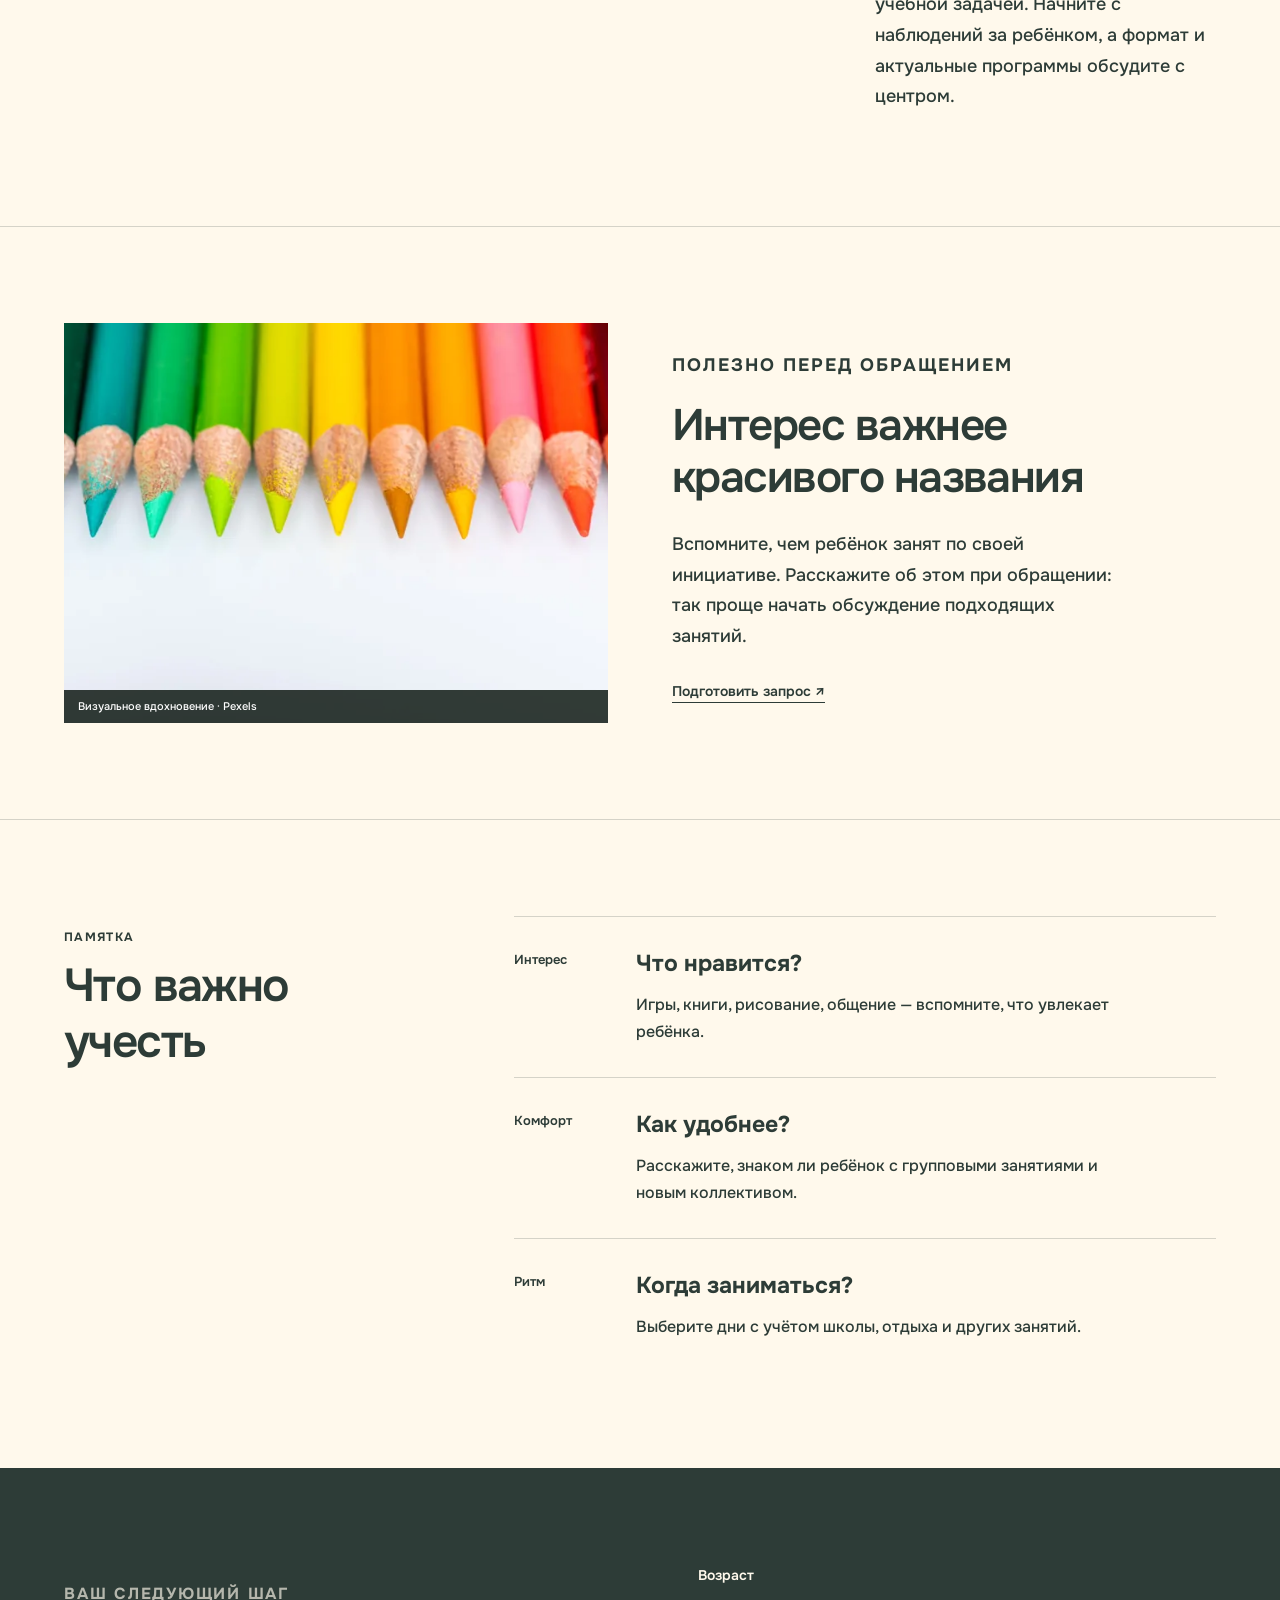
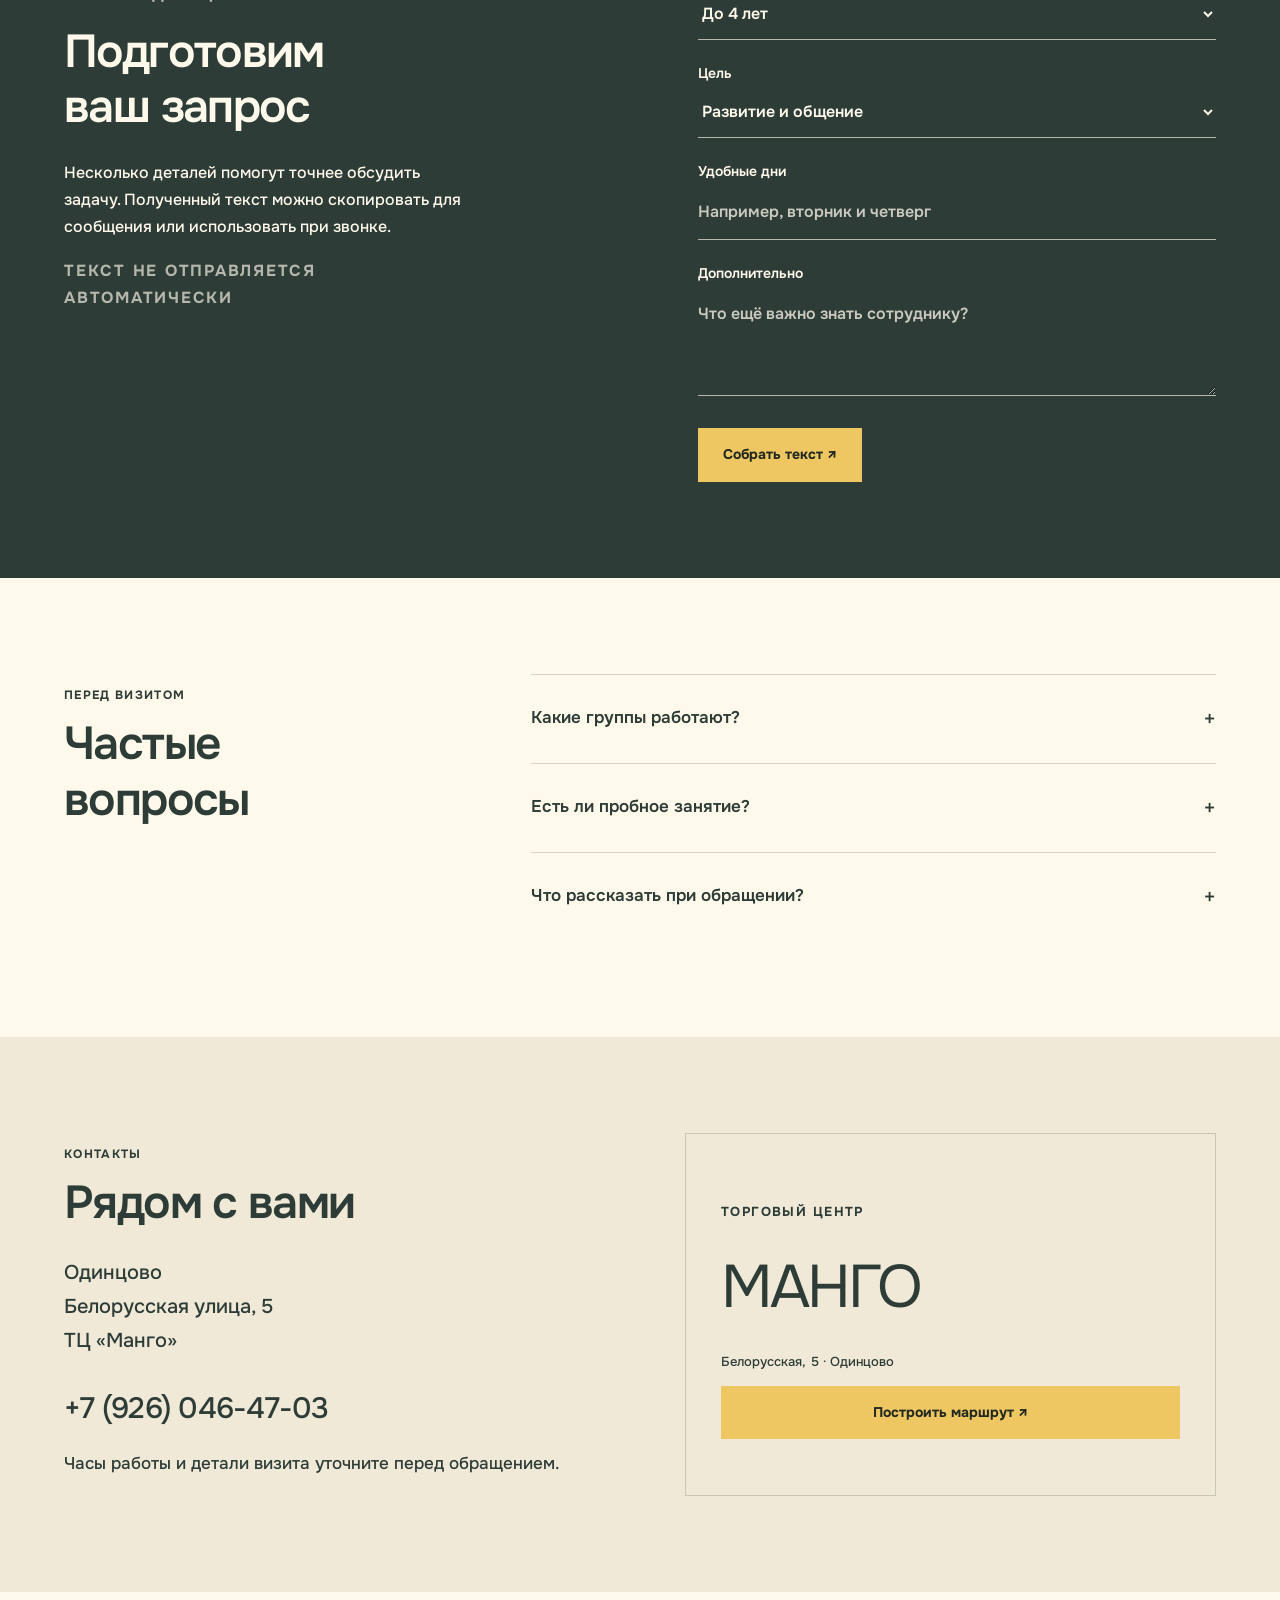
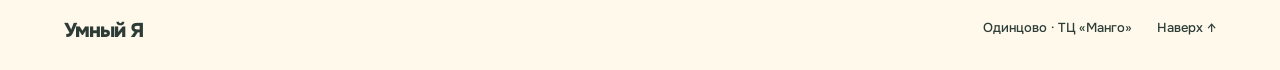
<file: umny-ya/index.html>
<!doctype html><html lang="ru"><head><meta charset="utf-8"><meta name="robots" content="noindex, nofollow, noarchive"><meta name="theme-color" content="#f3f0e8"><meta name="viewport" content="width=device-width,initial-scale=1"><meta name="description" content="Развитие ребёнка и помощь в обучении. Расскажите о возрасте и интересах ребёнка, чтобы обсудить актуальные направления и подходящую группу."><title>Умный Я — Одинцово, ТЦ Манго</title><link rel="stylesheet" href="fonts.css"><link rel="stylesheet" href="style.css"><script src="app.js" defer></script></head><body class="i3" style="--paper:#fff9ec;--ink:#2d3c37;--accent:#efc762;--shade:#f0e9d7;--line:#2d3c3733;--button-ink:#202820"><div class="wrap"><header><a class="brand" href="#">Умный Я<small>ОДИНЦОВО · ТЦ МАНГО</small></a><button class="menu-toggle" type="button" aria-expanded="false" aria-controls="site-menu" aria-label="Открыть меню"><span></span><span></span><span></span></button><nav id="site-menu" aria-label="Основная навигация"><a href="#choose">Направления</a><a href="#brief">Подготовить запрос</a><a href="#visit">Контакты</a></nav><a class="contact" href="tel:+79260464703">+7 (926) 046-47-03</a></header><main><section class="hero"><div class="hero-copy"><p class="label">ДЕТСКИЙ РАЗВИВАЮЩИЙ ЦЕНТР</p><h1>Большое начинается<br>с маленького<br><em>«почему?»</em></h1><p class="offer">Детский развивающий центр в Одинцово</p><p>Развитие ребёнка и помощь в обучении. Расскажите о возрасте и интересах ребёнка, чтобы обсудить актуальные направления и подходящую группу.</p><div class="hero-actions"><a class="button" href="tel:+79260464703">Позвонить ↗</a><a class="quiet" href="https://yandex.com/maps/?text=%D0%A3%D0%BC%D0%BD%D1%8B%D0%B9%20%D0%AF%20%D0%9E%D0%B4%D0%B8%D0%BD%D1%86%D0%BE%D0%B2%D0%BE%20%D0%91%D0%B5%D0%BB%D0%BE%D1%80%D1%83%D1%81%D1%81%D0%BA%D0%B0%D1%8F%205" target="_blank" rel="noopener">Открыть карту ↗</a></div><div class="hero-services"><span>Развитие ребёнка</span><span>Подготовка к обучению</span><span>Помощь в обучении</span></div></div><figure class="photo"><img src="assets/editorial.webp" srcset="assets/editorial-small.webp 720w, assets/editorial.webp 1440w" sizes="(max-width: 850px) 88vw, 50vw" width="1440" height="960" alt="Детский центр · Одинцово — тематическая фотография" fetchpriority="high"><figcaption>Визуальное вдохновение · Pexels</figcaption></figure></section><div class="rule"><span>Белорусская улица, 5</span><span>Детский центр · Одинцово</span><span>ТЦ «Манго» ↗</span></div><section id="choose" class="chooser"><div><p class="label">ВЫБРАТЬ НАПРАВЛЕНИЕ</p><h2>Найти точку старта</h2><p>Выберите то, что ближе к вашей задаче.</p><div class="choices" role="tablist" aria-label="Направления"><button class="choice" role="tab" aria-selected="true" data-choice="0" id="tab-0" aria-controls="answer">До школы</button><button class="choice" role="tab" aria-selected="false" data-choice="1" id="tab-1" aria-controls="answer">Перед школой</button><button class="choice" role="tab" aria-selected="false" data-choice="2" id="tab-2" aria-controls="answer">Школьнику</button></div></div><div class="answer" id="answer" role="tabpanel" aria-labelledby="tab-0"><h3 id="answer-title">Развитие и знакомство</h3><p id="answer-text">Расскажите о возрасте, интересах и опыте групповых занятий. Уточните подходящие форматы.</p><a class="quiet" href="#brief">Составить обращение ↗</a></div></section><section class="intro"><p class="label">Умный Я / О ПОДХОДЕ</p><h2>У каждого свой темп</h2><p>Кому-то интересно узнавать новое в группе, кому-то нужна помощь с учебной задачей. Начните с наблюдений за ребёнком, а формат и актуальные программы обсудите с центром.</p></section><section class="journal"><figure class="photo"><img src="assets/editorial.webp" srcset="assets/editorial-small.webp 720w, assets/editorial.webp 1440w" sizes="(max-width: 850px) 88vw, 50vw" width="1440" height="960" alt="Детский центр · Одинцово — тематическая фотография" loading="lazy"><figcaption>Визуальное вдохновение · Pexels</figcaption></figure><div><p class="label">ПОЛЕЗНО ПЕРЕД ОБРАЩЕНИЕМ</p><h2>Интерес важнее красивого названия</h2><p>Вспомните, чем ребёнок занят по своей инициативе. Расскажите об этом при обращении: так проще начать обсуждение подходящих занятий.</p><a class="quiet" href="#brief">Подготовить запрос ↗</a></div></section><section class="guide"><div><p class="label">ПАМЯТКА</p><h2>Что важно<br>учесть</h2></div><div class="guide-list"><article><span class="index">Интерес</span><div><h3>Что нравится?</h3><p>Игры, книги, рисование, общение — вспомните, что увлекает ребёнка.</p></div></article><article><span class="index">Комфорт</span><div><h3>Как удобнее?</h3><p>Расскажите, знаком ли ребёнок с групповыми занятиями и новым коллективом.</p></div></article><article><span class="index">Ритм</span><div><h3>Когда заниматься?</h3><p>Выберите дни с учётом школы, отдыха и других занятий.</p></div></article></div></section><section class="brief" id="brief"><div><p class="label">ВАШ СЛЕДУЮЩИЙ ШАГ</p><h2>Подготовим<br>ваш запрос</h2><p>Несколько деталей помогут точнее обсудить задачу. Полученный текст можно скопировать для сообщения или использовать при звонке.</p><p class="label">ТЕКСТ НЕ ОТПРАВЛЯЕТСЯ АВТОМАТИЧЕСКИ</p></div><form><label>Возраст<select name="Возраст"><option>До 4 лет</option><option>4–6 лет</option><option>7–10 лет</option><option>Старше 10 лет</option></select></label><label>Цель<select name="Цель"><option>Развитие и общение</option><option>Подготовка к школе</option><option>Помощь с обучением</option><option>Обсудить направления</option></select></label><label>Удобные дни<input name="Удобные дни" placeholder="Например, вторник и четверг"></label><label>Дополнительно<textarea name="Пожелания" rows="3" placeholder="Что ещё важно знать сотруднику?"></textarea></label><button type="submit" class="button">Собрать текст ↗</button><div class="result" hidden><p id="output"></p><button class="copy" type="button">Скопировать</button><p class="status" role="status"></p></div></form></section><section class="faq"><div><p class="label">ПЕРЕД ВИЗИТОМ</p><h2>Частые<br>вопросы</h2></div><div><details><summary>Какие группы работают?</summary><p>Состав направлений и расписание меняются: уточните актуальный набор у администратора.</p></details><details><summary>Есть ли пробное занятие?</summary><p>Условия знакомства и стоимость необходимо уточнить в центре.</p></details><details><summary>Что рассказать при обращении?</summary><p>Возраст ребёнка, интересы, цель занятий и удобные дни недели.</p></details></div></section><section id="visit" class="visit"><div><p class="label">КОНТАКТЫ</p><h2>Рядом с вами</h2><address>Одинцово<br>Белорусская улица, 5<br>ТЦ «Манго»</address><a class="phone" href="tel:+79260464703">+7 (926) 046-47-03</a><p>Часы работы и детали визита уточните перед обращением.</p></div><div class="visit-box"><p class="label">ТОРГОВЫЙ ЦЕНТР</p><strong>МАНГО</strong><p>Белорусская, 5 · Одинцово</p><a class="button" target="_blank" rel="noopener" href="https://yandex.com/maps/?text=%D0%A3%D0%BC%D0%BD%D1%8B%D0%B9%20%D0%AF%20%D0%9E%D0%B4%D0%B8%D0%BD%D1%86%D0%BE%D0%B2%D0%BE%20%D0%91%D0%B5%D0%BB%D0%BE%D1%80%D1%83%D1%81%D1%81%D0%BA%D0%B0%D1%8F%205">Построить маршрут ↗</a></div></section></main><footer class="bottom"><a class="brand" href="#">Умный Я</a><span>Одинцово · ТЦ «Манго»</span><a href="#">Наверх ↑</a></footer></div><div class="sticky"><span>Умный Я</span><a class="button" href="tel:+79260464703">Позвонить ↗</a></div></body></html>
</file>
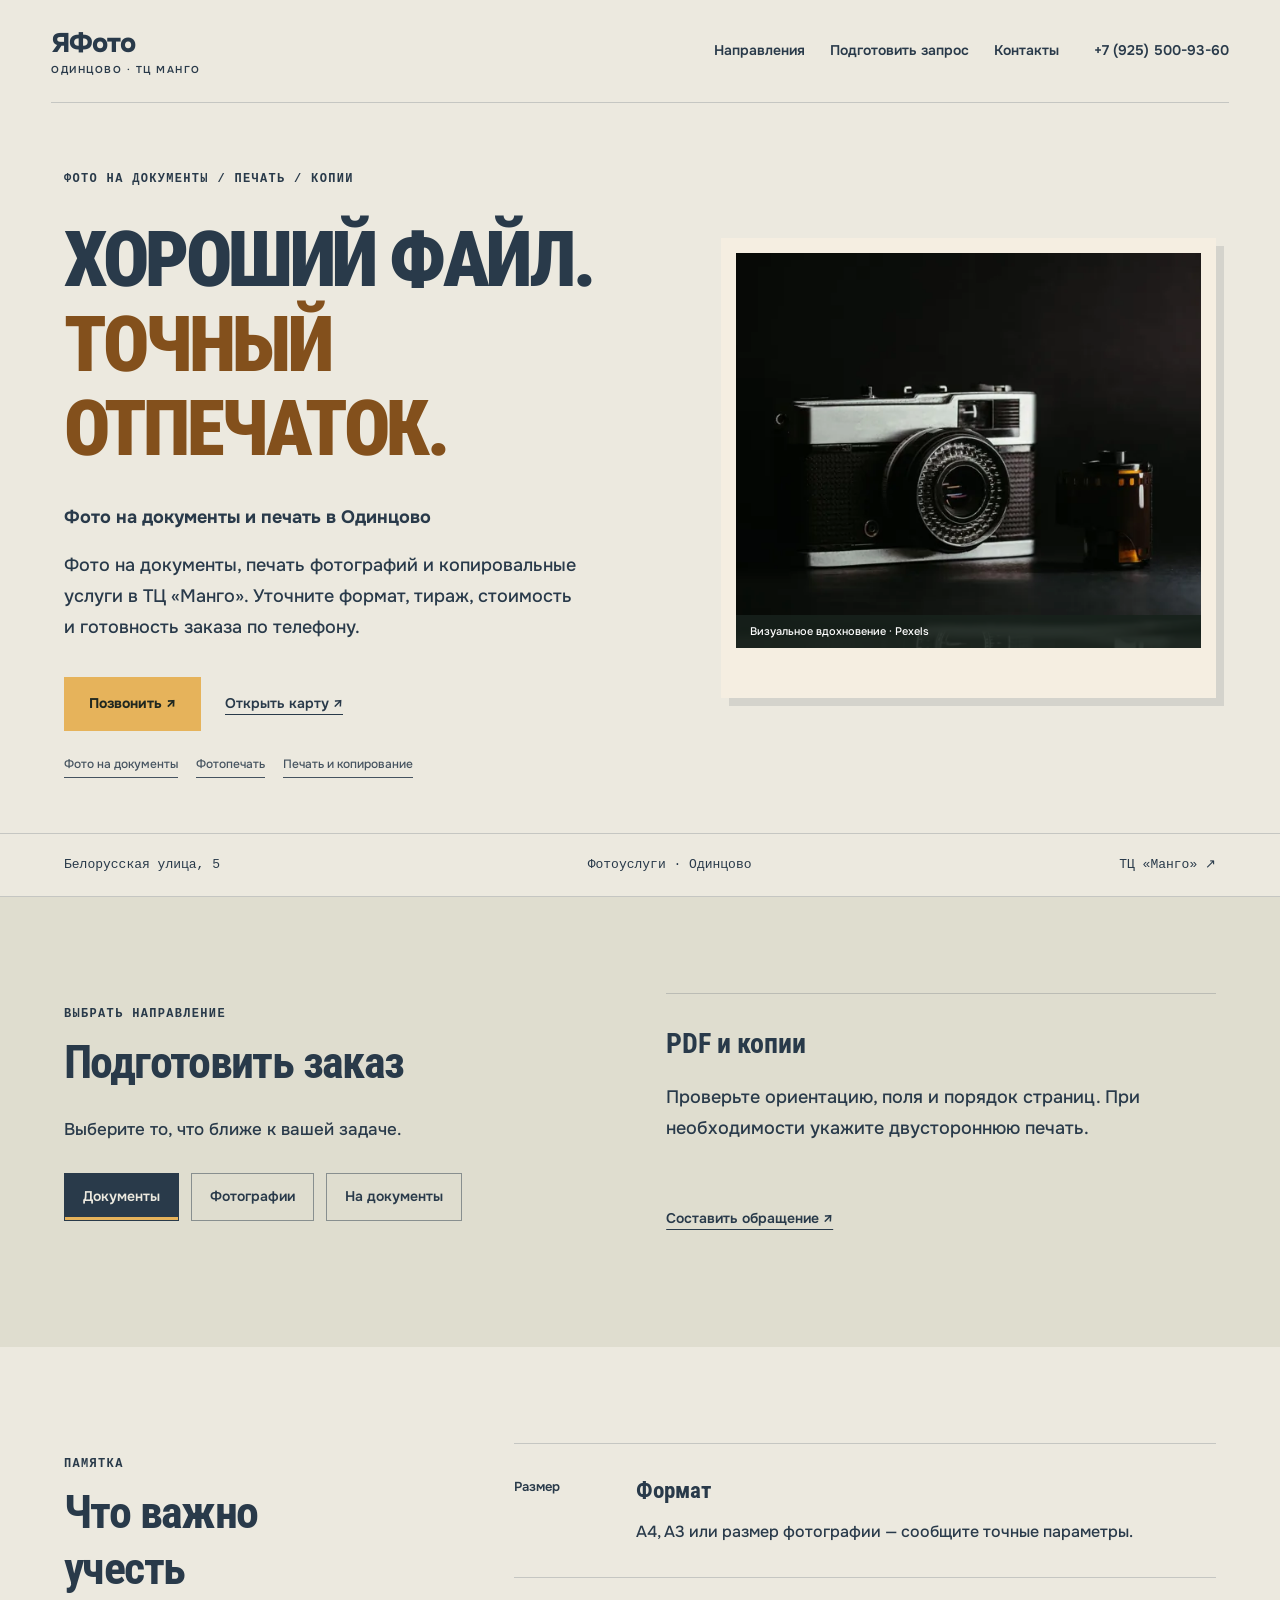
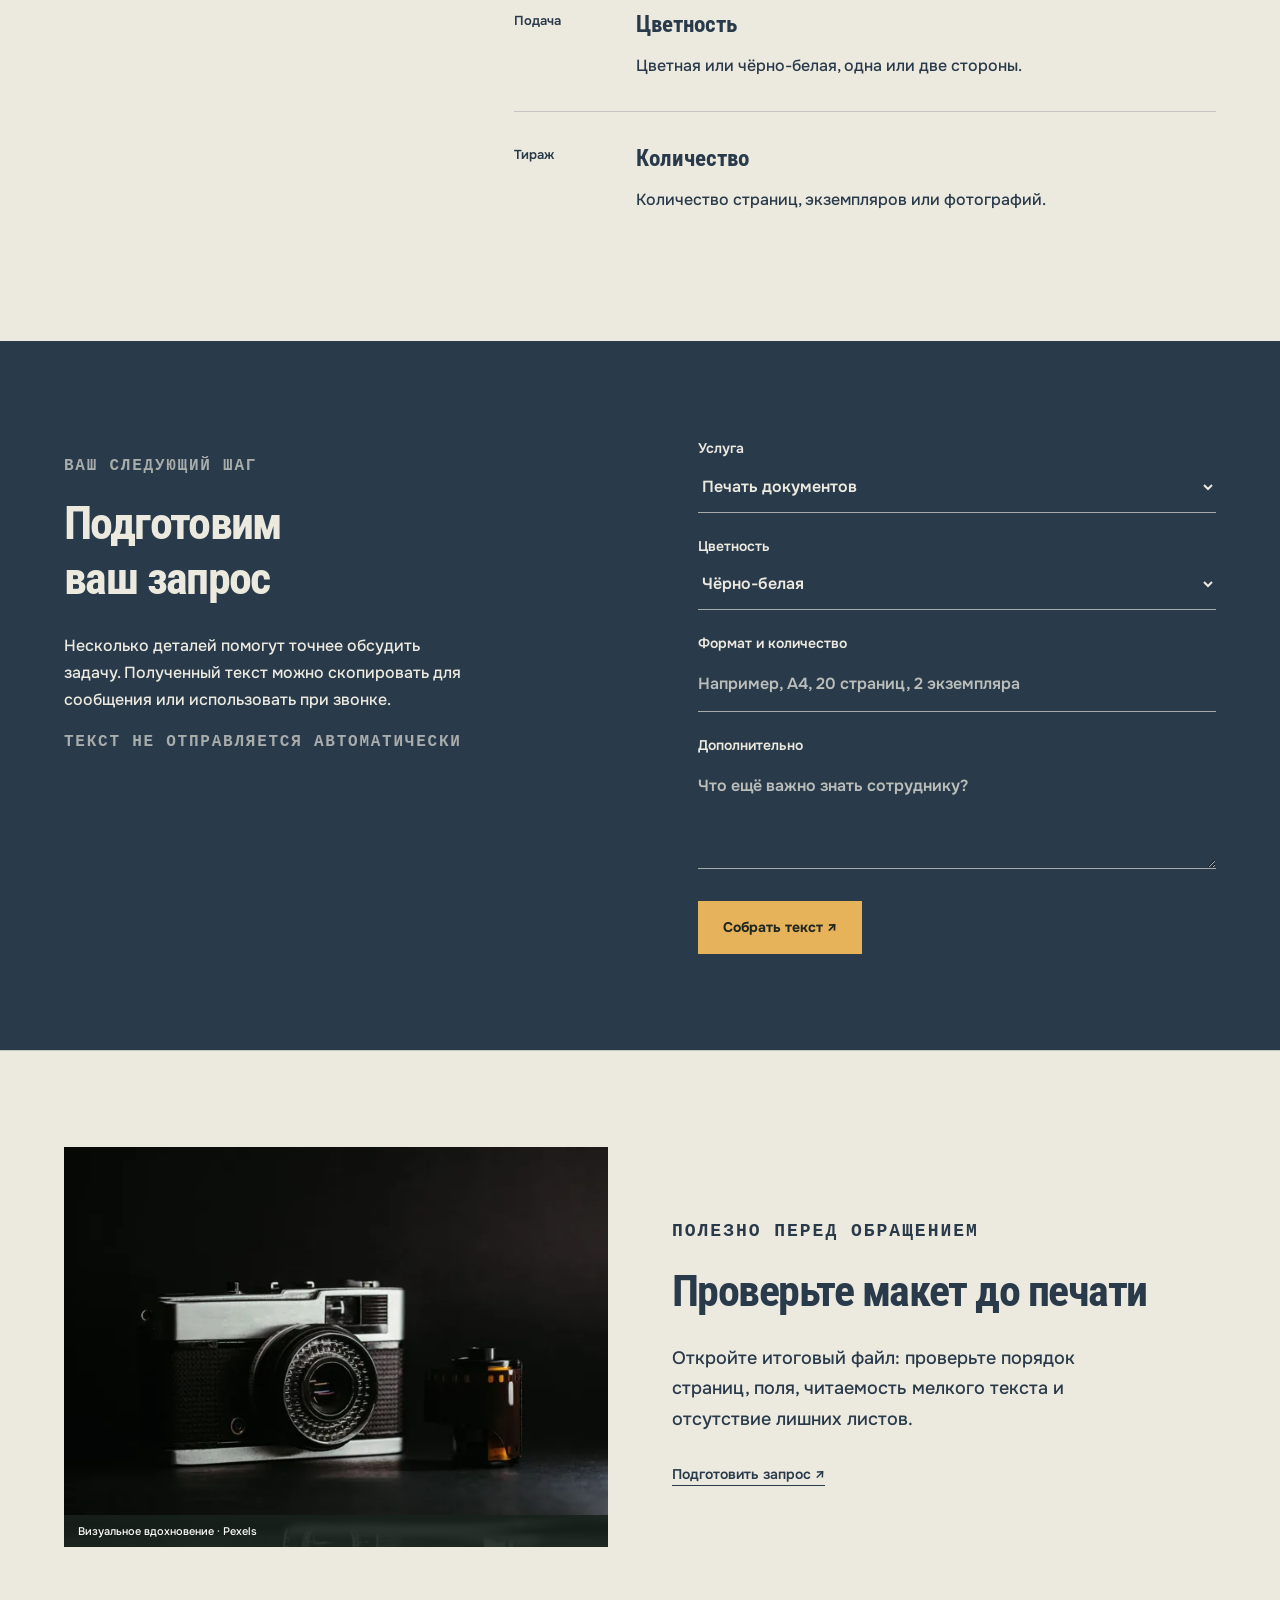
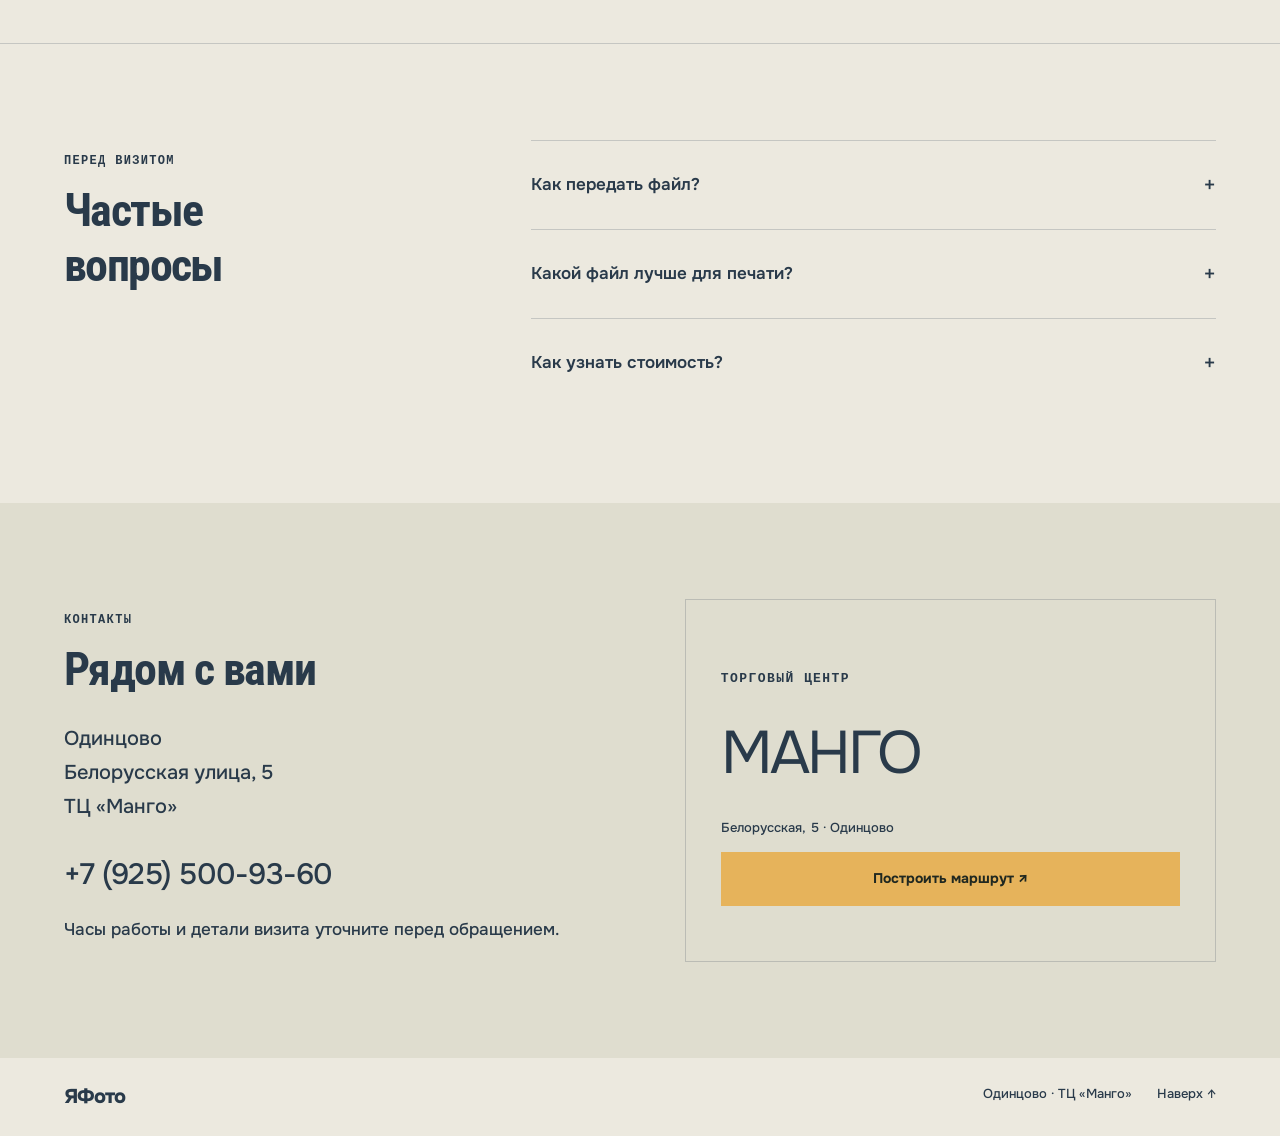
<file: yafoto/index.html>
<!doctype html><html lang="ru"><head><meta charset="utf-8"><meta name="robots" content="noindex, nofollow, noarchive"><meta name="theme-color" content="#f3f0e8"><meta name="viewport" content="width=device-width,initial-scale=1"><meta name="description" content="Фото на документы, печать фотографий и копировальные услуги в ТЦ «Манго». Уточните формат, тираж, стоимость и готовность заказа по телефону."><title>ЯФото — Одинцово, ТЦ Манго</title><link rel="stylesheet" href="fonts.css"><link rel="stylesheet" href="style.css"><script src="app.js" defer></script></head><body class="i7" style="--paper:#ece9df;--ink:#293a4a;--accent:#e6b35b;--shade:#dfddcf;--line:#293a4a33;--button-ink:#202820"><div class="wrap"><header><a class="brand" href="#">ЯФото<small>ОДИНЦОВО · ТЦ МАНГО</small></a><button class="menu-toggle" type="button" aria-expanded="false" aria-controls="site-menu" aria-label="Открыть меню"><span></span><span></span><span></span></button><nav id="site-menu" aria-label="Основная навигация"><a href="#choose">Направления</a><a href="#brief">Подготовить запрос</a><a href="#visit">Контакты</a></nav><a class="contact" href="tel:+79255009360">+7 (925) 500-93-60</a></header><main><section class="hero"><div class="hero-copy"><p class="label">ФОТО НА ДОКУМЕНТЫ / ПЕЧАТЬ / КОПИИ</p><h1>Хороший файл.<br><em>Точный отпечаток.</em></h1><p class="offer">Фото на документы и печать в Одинцово</p><p>Фото на документы, печать фотографий и копировальные услуги в ТЦ «Манго». Уточните формат, тираж, стоимость и готовность заказа по телефону.</p><div class="hero-actions"><a class="button" href="tel:+79255009360">Позвонить ↗</a><a class="quiet" href="https://yandex.com/maps/org/yafoto/167615437352/" target="_blank" rel="noopener">Открыть карту ↗</a></div><div class="hero-services"><span>Фото на документы</span><span>Фотопечать</span><span>Печать и копирование</span></div></div><figure class="photo"><img src="assets/editorial.webp" srcset="assets/editorial-small.webp 720w, assets/editorial.webp 1440w" sizes="(max-width: 850px) 88vw, 50vw" width="1440" height="960" alt="Фотоуслуги · Одинцово — тематическая фотография" fetchpriority="high"><figcaption>Визуальное вдохновение · Pexels</figcaption></figure></section><div class="rule"><span>Белорусская улица, 5</span><span>Фотоуслуги · Одинцово</span><span>ТЦ «Манго» ↗</span></div><section id="choose" class="chooser"><div><p class="label">ВЫБРАТЬ НАПРАВЛЕНИЕ</p><h2>Подготовить заказ</h2><p>Выберите то, что ближе к вашей задаче.</p><div class="choices" role="tablist" aria-label="Направления"><button class="choice" role="tab" aria-selected="true" data-choice="0" id="tab-0" aria-controls="answer">Документы</button><button class="choice" role="tab" aria-selected="false" data-choice="1" id="tab-1" aria-controls="answer">Фотографии</button><button class="choice" role="tab" aria-selected="false" data-choice="2" id="tab-2" aria-controls="answer">На документы</button></div></div><div class="answer" id="answer" role="tabpanel" aria-labelledby="tab-0"><h3 id="answer-title">PDF и копии</h3><p id="answer-text">Проверьте ориентацию, поля и порядок страниц. При необходимости укажите двустороннюю печать.</p><a class="quiet" href="#brief">Составить обращение ↗</a></div></section><section class="guide"><div><p class="label">ПАМЯТКА</p><h2>Что важно<br>учесть</h2></div><div class="guide-list"><article><span class="index">Размер</span><div><h3>Формат</h3><p>А4, А3 или размер фотографии — сообщите точные параметры.</p></div></article><article><span class="index">Подача</span><div><h3>Цветность</h3><p>Цветная или чёрно-белая, одна или две стороны.</p></div></article><article><span class="index">Тираж</span><div><h3>Количество</h3><p>Количество страниц, экземпляров или фотографий.</p></div></article></div></section><section class="brief" id="brief"><div><p class="label">ВАШ СЛЕДУЮЩИЙ ШАГ</p><h2>Подготовим<br>ваш запрос</h2><p>Несколько деталей помогут точнее обсудить задачу. Полученный текст можно скопировать для сообщения или использовать при звонке.</p><p class="label">ТЕКСТ НЕ ОТПРАВЛЯЕТСЯ АВТОМАТИЧЕСКИ</p></div><form><label>Услуга<select name="Услуга"><option>Печать документов</option><option>Печать фотографий</option><option>Фото на документы</option><option>Копирование</option></select></label><label>Цветность<select name="Цветность"><option>Чёрно-белая</option><option>Цветная</option><option>Уточнить</option></select></label><label>Формат и количество<input name="Формат и количество" placeholder="Например, А4, 20 страниц, 2 экземпляра"></label><label>Дополнительно<textarea name="Пожелания" rows="3" placeholder="Что ещё важно знать сотруднику?"></textarea></label><button type="submit" class="button">Собрать текст ↗</button><div class="result" hidden><p id="output"></p><button class="copy" type="button">Скопировать</button><p class="status" role="status"></p></div></form></section><section class="journal"><figure class="photo"><img src="assets/editorial.webp" srcset="assets/editorial-small.webp 720w, assets/editorial.webp 1440w" sizes="(max-width: 850px) 88vw, 50vw" width="1440" height="960" alt="Фотоуслуги · Одинцово — тематическая фотография" loading="lazy"><figcaption>Визуальное вдохновение · Pexels</figcaption></figure><div><p class="label">ПОЛЕЗНО ПЕРЕД ОБРАЩЕНИЕМ</p><h2>Проверьте макет до печати</h2><p>Откройте итоговый файл: проверьте порядок страниц, поля, читаемость мелкого текста и отсутствие лишних листов.</p><a class="quiet" href="#brief">Подготовить запрос ↗</a></div></section><section class="faq"><div><p class="label">ПЕРЕД ВИЗИТОМ</p><h2>Частые<br>вопросы</h2></div><div><details><summary>Как передать файл?</summary><p>Сначала уточните действующий канал передачи у сотрудников. Эта страница файлы не отправляет.</p></details><details><summary>Какой файл лучше для печати?</summary><p>Используйте качественный исходник. Для документов обычно удобен PDF с сохранённой разметкой. Требования уточняйте у салона.</p></details><details><summary>Как узнать стоимость?</summary><p>Сообщите формат, цветность, число страниц или фотографий и количество экземпляров.</p></details></div></section><section id="visit" class="visit"><div><p class="label">КОНТАКТЫ</p><h2>Рядом с вами</h2><address>Одинцово<br>Белорусская улица, 5<br>ТЦ «Манго»</address><a class="phone" href="tel:+79255009360">+7 (925) 500-93-60</a><p>Часы работы и детали визита уточните перед обращением.</p></div><div class="visit-box"><p class="label">ТОРГОВЫЙ ЦЕНТР</p><strong>МАНГО</strong><p>Белорусская, 5 · Одинцово</p><a class="button" target="_blank" rel="noopener" href="https://yandex.com/maps/org/yafoto/167615437352/">Построить маршрут ↗</a></div></section></main><footer class="bottom"><a class="brand" href="#">ЯФото</a><span>Одинцово · ТЦ «Манго»</span><a href="#">Наверх ↑</a></footer></div><div class="sticky"><span>ЯФото</span><a class="button" href="tel:+79255009360">Позвонить ↗</a></div></body></html>
</file>
<file: beerloga/fonts.css>
@font-face {
  font-family: 'Onest';
  font-style: normal;
  font-weight: 400;
  font-display: swap;
  src: url(fonts/onest-0.woff2) format('truetype');
}
@font-face {
  font-family: 'Onest';
  font-style: normal;
  font-weight: 500;
  font-display: swap;
  src: url(fonts/onest-1.woff2) format('truetype');
}
@font-face {
  font-family: 'Onest';
  font-style: normal;
  font-weight: 600;
  font-display: swap;
  src: url(fonts/onest-2.woff2) format('truetype');
}
@font-face {
  font-family: 'Onest';
  font-style: normal;
  font-weight: 700;
  font-display: swap;
  src: url(fonts/onest-3.woff2) format('truetype');
}
@font-face {
  font-family: 'Onest';
  font-style: normal;
  font-weight: 800;
  font-display: swap;
  src: url(fonts/onest-4.woff2) format('truetype');
}

@font-face {
  font-family: 'Roboto Condensed';
  font-style: normal;
  font-weight: 500;
  font-display: swap;
  src: url(fonts/roboto-condensed-0.woff2) format('truetype');
}
@font-face {
  font-family: 'Roboto Condensed';
  font-style: normal;
  font-weight: 700;
  font-display: swap;
  src: url(fonts/roboto-condensed-1.woff2) format('truetype');
}
@font-face {
  font-family: 'Roboto Condensed';
  font-style: normal;
  font-weight: 900;
  font-display: swap;
  src: url(fonts/roboto-condensed-2.woff2) format('truetype');
}
</file>
<file: beerloga/style.css>
*{box-sizing:border-box}html{scroll-behavior:smooth;scroll-padding-top:25px}body{margin:0;background:var(--paper);color:var(--ink);font:15px/1.65 'Golos Text',Arial,sans-serif}a{color:inherit;text-decoration:none}button,input,textarea,select{font:inherit}button,a,select,input,textarea{outline-offset:5px}button{cursor:pointer}header{margin:0 4vw;padding:25px 0;display:flex;gap:35px;align-items:center;border-bottom:1px solid var(--line)}.brand{font-size:27px;letter-spacing:-1px;font-weight:600;margin-right:auto}.brand small{display:block;font:9px 'Golos Text';letter-spacing:.15em}nav{display:flex;gap:25px;font-size:12px}.contact{font-size:13px}.wrap{max-width:1600px;margin:auto}section{padding:100px 5vw}.hero{display:grid;grid-template-columns:1fr 1fr;gap:6vw;min-height:700px;align-items:center;padding-top:55px;padding-bottom:55px}.label{font-size:10px;letter-spacing:.15em;text-transform:uppercase}.hero h1{font-size:clamp(55px,6.5vw,110px);font-weight:400;line-height:1.04;letter-spacing:-.055em;margin:30px 0}.hero em,h2 em{font-family:Literata,Georgia,serif;font-weight:400}.hero p:not(.label){max-width:420px}.hero .photo{height:650px}.photo{position:relative;overflow:hidden;background:var(--shade)}.photo img{width:100%;height:100%;object-fit:cover;display:block}.photo figcaption{position:absolute;bottom:0;left:0;right:0;padding:14px 18px;color:white;background:linear-gradient(transparent,#0009);font-size:9px}figure{margin:0}.hero-actions{display:flex;gap:25px;align-items:center;margin-top:35px}.button{display:inline-block;background:var(--accent);color:var(--button-ink);padding:16px 22px;border:1px solid transparent;font-size:12px;font-weight:600}.quiet{font-size:12px;border-bottom:1px solid}.rule{display:flex;justify-content:space-between;gap:20px;border-block:1px solid var(--line);padding:20px 5vw;font-size:11px}.intro{display:grid;grid-template-columns:.6fr 1.4fr 1fr;gap:45px}h2{font-size:clamp(34px,4vw,62px);font-weight:400;line-height:1.17;letter-spacing:-.04em;margin:0 0 25px}h3{font-weight:500;line-height:1.3}.intro p{font-size:14px}.chooser{background:var(--shade);display:grid;grid-template-columns:1fr 1.1fr;gap:8vw}.chooser h2{max-width:450px}.choices{display:flex;gap:8px;flex-wrap:wrap;margin:28px 0}.choice{padding:12px 18px;background:transparent;border:1px solid var(--line);color:inherit;font-size:12px}.choice[aria-selected=true]{background:var(--ink);color:var(--paper);border-color:var(--ink)}.answer{border-top:1px solid var(--line);padding-top:30px}.answer h3{font-size:28px;margin:0 0 20px}.answer p{max-width:500px}.answer .quiet{display:inline-block;margin-top:20px}.index{font-size:11px;opacity:.6}.guide{display:grid;grid-template-columns:1.1fr 2fr;gap:8vw}.guide-list article{display:grid;grid-template-columns:90px 1fr;gap:25px;padding:25px 0;border-top:1px solid var(--line)}.guide-list h3{font-size:23px;margin:0 0 12px}.guide-list p{margin:0;font-size:14px;max-width:500px}.journal{border-block:1px solid var(--line);display:grid;grid-template-columns:1fr 1fr;gap:7vw;align-items:center}.journal .photo{height:400px}.journal h2{font-size:44px}.journal p{max-width:440px}.brief{background:var(--ink);color:var(--paper);display:grid;grid-template-columns:1fr 1fr;gap:9vw}.brief>div>p{max-width:410px}.brief .label{opacity:.65}.brief label{font-size:11px;display:block;margin-bottom:22px}.brief input,.brief select,.brief textarea{width:100%;display:block;color:inherit;background:transparent;border:0;border-bottom:1px solid #ffffff66;padding:14px 0;border-radius:0;resize:vertical}.brief select option{color:#222;background:#fff}.brief .button{margin-top:10px}.result{margin-top:30px;padding:22px;border:1px solid #ffffff66}.result p{white-space:pre-line;font-size:13px}.copy{background:transparent;color:inherit;border:1px solid;padding:10px 20px;font-size:12px}.status{font-size:12px;min-height:1em}.faq{display:grid;grid-template-columns:1fr 1.7fr;gap:9vw}details{border-top:1px solid var(--line);padding:20px 0}summary{cursor:pointer;font-size:15px;list-style:none;display:flex;gap:20px;justify-content:space-between}summary:after{content:'+'}details[open] summary:after{content:'−'}details p{font-size:13px;max-width:650px;padding-top:15px}.visit{background:var(--shade);display:grid;grid-template-columns:1fr 1fr;gap:7vw}.visit address{font-style:normal;font-size:20px;margin-bottom:25px}.visit .phone{font-size:28px;letter-spacing:-1px}.visit-box{border:1px solid var(--line);padding:35px;display:flex;flex-direction:column;justify-content:center}.visit-box strong{font-size:60px;font-weight:400;letter-spacing:-3px}.visit-box p{font-size:12px}.bottom{display:flex;justify-content:space-between;padding:25px 5vw;font-size:11px;gap:25px}.bottom .brand{font-size:20px}.sticky{display:none}.poster{background:var(--accent);color:var(--button-ink);padding:60px;min-height:540px;display:flex;flex-direction:column;justify-content:space-between;border:8px double currentColor}.poster strong{font-size:clamp(60px,8vw,140px);line-height:.9;letter-spacing:-.06em}.poster span{font-size:12px;text-transform:uppercase;letter-spacing:.2em}.i0 .hero h1,.i1 .hero h1,.i4 .hero h1{font-family:Literata,Georgia,serif}.i0 .hero .photo{height:680px}.i1 .hero{grid-template-columns:1.1fr 1fr}.i1 .hero .photo{border-radius:45% 45% 0 0;height:580px}.i1 .hero h1{font-size:clamp(48px,6vw,95px)}.i2 .hero h1,.i6 .hero h1,.i7 .hero h1{font-family:'Roboto Condensed',Arial,sans-serif;text-transform:uppercase;font-weight:700}.i2 .hero{grid-template-columns:1.4fr .8fr}.i2 .photo img{filter:saturate(.55)}.i2 .hero .photo{height:530px;transform:rotate(3deg)}.i3 .hero{grid-template-columns:1.3fr 1fr}.i3 .hero h1{font-weight:600;font-size:clamp(50px,5.7vw,90px)}.i3 .hero em{font-family:inherit;color:#95612a}.i3 .hero .photo{height:480px;border-radius:50% 50% 8px 8px}.i3 .chooser{border-radius:40px;margin:0 3vw}.i4 .hero{position:relative;grid-template-columns:1fr 1fr;padding-top:0;gap:0}.i4 .hero-copy{padding-right:50px}.i4 .hero .photo{height:760px}.i4 .hero h1{font-size:clamp(50px,6vw,94px)}.i4 .rule{text-transform:uppercase;letter-spacing:.15em}.i5 .hero h1{font-family:'Roboto Condensed',sans-serif;font-weight:900;text-transform:uppercase}.i6 .hero{position:relative;min-height:780px;display:block;overflow:hidden}.i6 .hero .photo{position:absolute;inset:0;height:100%;z-index:0}.i6 .hero .photo:after{content:'';position:absolute;inset:0;background:linear-gradient(90deg,#151915ed,#15191511)}.i6 .hero-copy{position:relative;z-index:1;max-width:900px;color:#f3f1e6}.i6 .hero h1{font-size:clamp(65px,8vw,130px);font-style:italic}.i6 .hero em{font:inherit;color:var(--accent)}.i6 .hero figcaption{z-index:1;text-align:right}.i7 .hero{grid-template-columns:1.2fr 1fr}.i7 .hero .photo{height:460px;transform:rotate(-3deg);border:15px solid #f5eee1;border-bottom-width:50px;box-shadow:12px 12px 0 #151e2940}.i7 .hero h1{font-size:clamp(55px,6vw,100px)}.i7 .hero em{font:inherit;color:#a56321}.i7 .label{font-family:monospace}.i7 .rule{font-family:monospace}.i7 .journal .photo img{object-position:bottom}a:hover{opacity:.75}.button:hover{opacity:.88}button:hover{filter:brightness(.95)}@media(max-width:850px){header{flex-wrap:wrap;padding:18px 0;gap:15px}nav{order:3;width:100%;justify-content:space-between;gap:10px}.contact{font-size:11px}.hero,.i1 .hero,.i2 .hero,.i3 .hero,.i4 .hero,.i7 .hero{grid-template-columns:1fr;gap:35px;min-height:0}.hero h1{font-size:clamp(49px,10vw,80px)}.hero .photo,.i0 .hero .photo,.i1 .hero .photo,.i2 .hero .photo,.i3 .hero .photo,.i4 .hero .photo,.i7 .hero .photo{height:420px;transform:none}.i4 .hero-copy{padding-top:40px;padding-right:0}.i6 .hero{min-height:750px}.i6 .hero .photo{height:100%}.i6 .hero h1{font-size:clamp(60px,11vw,90px)}.intro,.chooser,.guide,.journal,.brief,.faq,.visit{grid-template-columns:1fr;gap:35px}section{padding:65px 6vw}.rule{flex-wrap:wrap;font-size:10px}.journal .photo{height:330px}.poster{min-height:400px;padding:35px}.bottom{padding-bottom:85px;flex-wrap:wrap}.sticky{display:flex;position:fixed;bottom:0;left:0;right:0;z-index:4;background:var(--paper);border-top:1px solid var(--line);padding:10px 5vw;gap:15px;align-items:center;justify-content:space-between;font-size:12px}.sticky .button{padding:10px 20px}.i3 .chooser{margin:0;border-radius:0}.guide-list article{grid-template-columns:65px 1fr}.i7 .hero .photo{margin:10px}.hero-actions{flex-wrap:wrap}}@media(prefers-reduced-motion:reduce){html{scroll-behavior:auto}}

.menu-toggle{display:none}@media(max-width:850px){header{position:relative;flex-wrap:nowrap}.menu-toggle{display:flex;flex-direction:column;justify-content:center;gap:5px;align-items:center;width:48px;height:48px;padding:0;background:transparent;border:1px solid var(--line);color:var(--ink);flex:none;order:2}.menu-toggle span{display:block;width:20px;height:2px;background:currentColor;transition:transform .2s,opacity .2s}.menu-toggle[aria-expanded="true"] span:first-child{transform:translateY(7px) rotate(45deg)}.menu-toggle[aria-expanded="true"] span:nth-child(2){opacity:0}.menu-toggle[aria-expanded="true"] span:last-child{transform:translateY(-7px) rotate(-45deg)}header .contact{display:none}header nav{display:none;position:absolute;top:100%;left:-4vw;width:calc(100% + 8vw);z-index:10;background:var(--paper);border-bottom:1px solid var(--line);box-shadow:0 12px 20px #0002;padding:12px 6vw 20px;flex-direction:column;gap:0}header nav.is-open{display:flex}header nav a{display:flex;align-items:center;min-height:56px;border-bottom:1px solid var(--line);font-size:15px}header nav a:last-child{border:0}}@media(prefers-reduced-motion:reduce){.menu-toggle span{transition:none}}

/* Типографика: более читаемый текст и выразительные заголовки */
body{font-size:17px;line-height:1.7;font-weight:500}nav,.contact,.quiet,.button{font-size:14px;font-weight:600}.label{font-size:12px;font-weight:700;letter-spacing:.12em}.hero p:not(.label),.intro p,.journal p,.answer p{font-size:18px;line-height:1.7}.guide-list p,details p,.brief>div>p{font-size:16px;line-height:1.7}.guide-list h3,.answer h3{font-weight:700}.rule,.index,.bottom,.visit-box p{font-size:13px}.brief label{font-size:14px;font-weight:600}.brief input,.brief select,.brief textarea{font-size:16px}.choice{font-size:14px;font-weight:600}.hero h1{font-weight:600}h2{font-weight:600}.i0 .hero h1,.i1 .hero h1,.i4 .hero h1{font-weight:500}.i2 .hero h1,.i5 .hero h1,.i6 .hero h1,.i7 .hero h1{font-weight:900}.brand{font-weight:800}.brand small{font-size:10px;font-weight:600}summary{font-size:17px;font-weight:600}.photo figcaption{font-size:11px}.sticky{font-size:14px;font-weight:600}@media(max-width:850px){body{font-size:16px}header nav a{font-size:17px;font-weight:600}.hero p:not(.label),.intro p,.journal p,.answer p{font-size:16px}.guide-list p,details p,.brief>div>p{font-size:16px}.hero h1{font-size:clamp(46px,9vw,76px);overflow-wrap:normal}.i6 .hero h1{font-size:clamp(54px,10vw,86px)}.rule{font-size:11px}.hero .label{font-size:11px}.brand{font-size:24px}}

body{font-family:Onest,Arial,sans-serif}.brand small{font-family:Onest,Arial,sans-serif}

/* Visual checklist: type hierarchy, colour roles, spacing and feedback */
:root{--space-1:8px;--space-2:16px;--space-3:24px;--space-4:32px;--space-5:48px;--space-6:64px;--focus:var(--ink)}
.wrap{max-width:1480px}
.hero-copy,.intro>* ,.chooser>*,.guide>*,.brief>*,.faq>*,.visit>*{min-width:0}
h1,h2,h3{font-family:var(--heading),Arial,sans-serif;font-synthesis:none}
h1 em,h2 em{font-family:inherit}
h2{font-size:clamp(32px,3.6vw,56px);line-height:1.2;letter-spacing:-.035em}
h3{font-size:25px;line-height:1.3}
p{max-width:65ch}
.label{line-height:1.55;letter-spacing:.11em}
section{padding-block:clamp(64px,7.5vw,112px)}
.hero{gap:clamp(32px,5vw,80px)}
.hero h1{letter-spacing:-.045em;line-height:1.1}
.hero-copy>p:not(.label){max-width:43ch}
.hero-actions{gap:24px}
.button,.choice,.copy{min-height:48px;display:inline-flex;align-items:center;justify-content:center;line-height:1.4}
.button{font-weight:700;padding:16px 24px}
.quiet{display:inline-flex;align-items:center;min-height:44px;border:0;text-decoration:underline;text-underline-offset:6px}
.button:focus-visible,.choice:focus-visible,a:focus-visible,button:focus-visible,summary:focus-visible,input:focus-visible,select:focus-visible,textarea:focus-visible{outline:3px solid var(--focus);outline-offset:5px}
.brief{--focus:var(--paper)}
.brief input,.brief select,.brief textarea{border-bottom-color:color-mix(in srgb,var(--paper) 65%,transparent);min-height:48px}
.brief input::placeholder,.brief textarea::placeholder{color:var(--paper);opacity:.75}
.choice{border-color:color-mix(in srgb,var(--ink) 48%,transparent);transition:background-color .18s,color .18s}
.choice[aria-selected=true]{box-shadow:inset 0 -3px 0 var(--accent)}
.choices{gap:12px}
.answer{padding-top:32px;min-height:250px}
.answer h3{margin-top:0}
.answer p{min-height:4.8em}
.guide-list article{gap:32px;padding:32px 0}
.guide-list .index{opacity:1;font-weight:600}
.intro,.journal,.guide,.faq{gap:clamp(32px,5vw,80px)}
.photo img{object-fit:cover;object-position:50% 50%}
.photo figcaption{background:#17221ce0;padding:8px 14px;line-height:1.5;color:#fff}
.i0 .photo img{filter:saturate(.72)}
.i1 .photo img{filter:saturate(.75)}
.i2 .hero .photo,.i7 .hero .photo{transform:none}
.i7 .hero .photo{box-shadow:8px 8px 0 #293a4a20}
.i3 .hero em{color:#80501d}
.i7 .hero em{color:#83501c}
.i6 .hero .photo:after{background:linear-gradient(90deg,#151915f5 0%,#151915cf 52%,#15191555 100%)}
.i6 .hero .quiet{color:#f3f1e6}
.i6 .hero-copy{--focus:#f3f1e6}
summary{min-height:48px;align-items:center;gap:24px}
summary::after{font:24px/1 Onest,Arial;flex:none}
.visit .phone{font-size:clamp(22px,2.3vw,30px);overflow-wrap:anywhere;letter-spacing:-.025em}
.brand,.brand small{line-height:1.4}
header nav a{min-height:44px;display:inline-flex;align-items:center}
@media(max-width:850px){
section{padding:64px 6vw}
.hero,.i1 .hero,.i2 .hero,.i3 .hero,.i4 .hero,.i7 .hero{gap:32px;padding-top:40px;padding-bottom:48px}
.hero h1,.i0 .hero h1,.i1 .hero h1,.i2 .hero h1,.i3 .hero h1,.i4 .hero h1,.i5 .hero h1,.i7 .hero h1{font-size:clamp(35px,8.8vw,66px);line-height:1.12;letter-spacing:-.035em}
.i6 .hero h1{font-size:clamp(46px,10.5vw,80px);line-height:1.08}
.i6 .hero{min-height:650px}
.i6 .hero .photo:after{background:#151915cc}
h2{font-size:clamp(30px,7.5vw,42px)}
.journal h2{font-size:clamp(30px,7.5vw,42px)}
.hero .photo,.i0 .hero .photo,.i1 .hero .photo,.i2 .hero .photo,.i3 .hero .photo,.i4 .hero .photo,.i7 .hero .photo{height:clamp(260px,85vw,460px)}
.i6 .hero .photo{height:100%}
.hero-copy>p:not(.label){font-size:17px;line-height:1.65}
.hero .label{font-size:11px;letter-spacing:.08em}
.hero-actions{gap:16px}
.guide-list article{grid-template-columns:minmax(0,70px) minmax(0,1fr);gap:16px}
.guide-list .index{font-size:12px;overflow-wrap:anywhere}
.choices{gap:8px}.choice{padding:12px 14px}
.answer{min-height:260px}
.answer p{min-height:0}
.i4 .hero-copy{padding-top:0}
.i7 .hero .photo{margin:0}
.poster{padding:24px;min-height:360px}
.poster strong{font-size:clamp(64px,18vw,110px)}
.sticky{padding-bottom:max(10px,env(safe-area-inset-bottom))}
.bottom{padding-bottom:calc(104px + env(safe-area-inset-bottom))}
header nav{max-height:calc(100dvh - 150px);overflow-y:auto}
}
@media(prefers-reduced-motion:reduce){.choice{transition:none}}

body{--heading:"Roboto Condensed"}

.hero-copy .offer{font-size:clamp(18px,1.7vw,23px);font-weight:700;line-height:1.4;max-width:36ch;margin:0 0 16px}.hero-services{display:flex;gap:8px 18px;flex-wrap:wrap;margin-top:24px;font-size:12px;line-height:1.5}.hero-services span{border-bottom:1px solid currentColor;padding-bottom:4px;opacity:.85}.hero-actions .quiet{font-weight:600}@media(max-width:850px){.hero-copy .offer{font-size:19px}.hero-services{font-size:11px;gap:8px 12px}.i6 .hero{min-height:760px}.i6 .hero-copy .offer{color:var(--paper)}}
</file>
<file: dance-park/fonts.css>
@font-face {
  font-family: 'Onest';
  font-style: normal;
  font-weight: 400;
  font-display: swap;
  src: url(fonts/onest-0.woff2) format('truetype');
}
@font-face {
  font-family: 'Onest';
  font-style: normal;
  font-weight: 500;
  font-display: swap;
  src: url(fonts/onest-1.woff2) format('truetype');
}
@font-face {
  font-family: 'Onest';
  font-style: normal;
  font-weight: 600;
  font-display: swap;
  src: url(fonts/onest-2.woff2) format('truetype');
}
@font-face {
  font-family: 'Onest';
  font-style: normal;
  font-weight: 700;
  font-display: swap;
  src: url(fonts/onest-3.woff2) format('truetype');
}
@font-face {
  font-family: 'Onest';
  font-style: normal;
  font-weight: 800;
  font-display: swap;
  src: url(fonts/onest-4.woff2) format('truetype');
}

@font-face {
  font-family: 'Roboto Condensed';
  font-style: normal;
  font-weight: 500;
  font-display: swap;
  src: url(fonts/roboto-condensed-0.woff2) format('truetype');
}
@font-face {
  font-family: 'Roboto Condensed';
  font-style: normal;
  font-weight: 700;
  font-display: swap;
  src: url(fonts/roboto-condensed-1.woff2) format('truetype');
}
@font-face {
  font-family: 'Roboto Condensed';
  font-style: normal;
  font-weight: 900;
  font-display: swap;
  src: url(fonts/roboto-condensed-2.woff2) format('truetype');
}
</file>
<file: dance-park/style.css>
*{box-sizing:border-box}html{scroll-behavior:smooth;scroll-padding-top:25px}body{margin:0;background:var(--paper);color:var(--ink);font:15px/1.65 'Golos Text',Arial,sans-serif}a{color:inherit;text-decoration:none}button,input,textarea,select{font:inherit}button,a,select,input,textarea{outline-offset:5px}button{cursor:pointer}header{margin:0 4vw;padding:25px 0;display:flex;gap:35px;align-items:center;border-bottom:1px solid var(--line)}.brand{font-size:27px;letter-spacing:-1px;font-weight:600;margin-right:auto}.brand small{display:block;font:9px 'Golos Text';letter-spacing:.15em}nav{display:flex;gap:25px;font-size:12px}.contact{font-size:13px}.wrap{max-width:1600px;margin:auto}section{padding:100px 5vw}.hero{display:grid;grid-template-columns:1fr 1fr;gap:6vw;min-height:700px;align-items:center;padding-top:55px;padding-bottom:55px}.label{font-size:10px;letter-spacing:.15em;text-transform:uppercase}.hero h1{font-size:clamp(55px,6.5vw,110px);font-weight:400;line-height:1.04;letter-spacing:-.055em;margin:30px 0}.hero em,h2 em{font-family:Literata,Georgia,serif;font-weight:400}.hero p:not(.label){max-width:420px}.hero .photo{height:650px}.photo{position:relative;overflow:hidden;background:var(--shade)}.photo img{width:100%;height:100%;object-fit:cover;display:block}.photo figcaption{position:absolute;bottom:0;left:0;right:0;padding:14px 18px;color:white;background:linear-gradient(transparent,#0009);font-size:9px}figure{margin:0}.hero-actions{display:flex;gap:25px;align-items:center;margin-top:35px}.button{display:inline-block;background:var(--accent);color:var(--button-ink);padding:16px 22px;border:1px solid transparent;font-size:12px;font-weight:600}.quiet{font-size:12px;border-bottom:1px solid}.rule{display:flex;justify-content:space-between;gap:20px;border-block:1px solid var(--line);padding:20px 5vw;font-size:11px}.intro{display:grid;grid-template-columns:.6fr 1.4fr 1fr;gap:45px}h2{font-size:clamp(34px,4vw,62px);font-weight:400;line-height:1.17;letter-spacing:-.04em;margin:0 0 25px}h3{font-weight:500;line-height:1.3}.intro p{font-size:14px}.chooser{background:var(--shade);display:grid;grid-template-columns:1fr 1.1fr;gap:8vw}.chooser h2{max-width:450px}.choices{display:flex;gap:8px;flex-wrap:wrap;margin:28px 0}.choice{padding:12px 18px;background:transparent;border:1px solid var(--line);color:inherit;font-size:12px}.choice[aria-selected=true]{background:var(--ink);color:var(--paper);border-color:var(--ink)}.answer{border-top:1px solid var(--line);padding-top:30px}.answer h3{font-size:28px;margin:0 0 20px}.answer p{max-width:500px}.answer .quiet{display:inline-block;margin-top:20px}.index{font-size:11px;opacity:.6}.guide{display:grid;grid-template-columns:1.1fr 2fr;gap:8vw}.guide-list article{display:grid;grid-template-columns:90px 1fr;gap:25px;padding:25px 0;border-top:1px solid var(--line)}.guide-list h3{font-size:23px;margin:0 0 12px}.guide-list p{margin:0;font-size:14px;max-width:500px}.journal{border-block:1px solid var(--line);display:grid;grid-template-columns:1fr 1fr;gap:7vw;align-items:center}.journal .photo{height:400px}.journal h2{font-size:44px}.journal p{max-width:440px}.brief{background:var(--ink);color:var(--paper);display:grid;grid-template-columns:1fr 1fr;gap:9vw}.brief>div>p{max-width:410px}.brief .label{opacity:.65}.brief label{font-size:11px;display:block;margin-bottom:22px}.brief input,.brief select,.brief textarea{width:100%;display:block;color:inherit;background:transparent;border:0;border-bottom:1px solid #ffffff66;padding:14px 0;border-radius:0;resize:vertical}.brief select option{color:#222;background:#fff}.brief .button{margin-top:10px}.result{margin-top:30px;padding:22px;border:1px solid #ffffff66}.result p{white-space:pre-line;font-size:13px}.copy{background:transparent;color:inherit;border:1px solid;padding:10px 20px;font-size:12px}.status{font-size:12px;min-height:1em}.faq{display:grid;grid-template-columns:1fr 1.7fr;gap:9vw}details{border-top:1px solid var(--line);padding:20px 0}summary{cursor:pointer;font-size:15px;list-style:none;display:flex;gap:20px;justify-content:space-between}summary:after{content:'+'}details[open] summary:after{content:'−'}details p{font-size:13px;max-width:650px;padding-top:15px}.visit{background:var(--shade);display:grid;grid-template-columns:1fr 1fr;gap:7vw}.visit address{font-style:normal;font-size:20px;margin-bottom:25px}.visit .phone{font-size:28px;letter-spacing:-1px}.visit-box{border:1px solid var(--line);padding:35px;display:flex;flex-direction:column;justify-content:center}.visit-box strong{font-size:60px;font-weight:400;letter-spacing:-3px}.visit-box p{font-size:12px}.bottom{display:flex;justify-content:space-between;padding:25px 5vw;font-size:11px;gap:25px}.bottom .brand{font-size:20px}.sticky{display:none}.poster{background:var(--accent);color:var(--button-ink);padding:60px;min-height:540px;display:flex;flex-direction:column;justify-content:space-between;border:8px double currentColor}.poster strong{font-size:clamp(60px,8vw,140px);line-height:.9;letter-spacing:-.06em}.poster span{font-size:12px;text-transform:uppercase;letter-spacing:.2em}.i0 .hero h1,.i1 .hero h1,.i4 .hero h1{font-family:Literata,Georgia,serif}.i0 .hero .photo{height:680px}.i1 .hero{grid-template-columns:1.1fr 1fr}.i1 .hero .photo{border-radius:45% 45% 0 0;height:580px}.i1 .hero h1{font-size:clamp(48px,6vw,95px)}.i2 .hero h1,.i6 .hero h1,.i7 .hero h1{font-family:'Roboto Condensed',Arial,sans-serif;text-transform:uppercase;font-weight:700}.i2 .hero{grid-template-columns:1.4fr .8fr}.i2 .photo img{filter:saturate(.55)}.i2 .hero .photo{height:530px;transform:rotate(3deg)}.i3 .hero{grid-template-columns:1.3fr 1fr}.i3 .hero h1{font-weight:600;font-size:clamp(50px,5.7vw,90px)}.i3 .hero em{font-family:inherit;color:#95612a}.i3 .hero .photo{height:480px;border-radius:50% 50% 8px 8px}.i3 .chooser{border-radius:40px;margin:0 3vw}.i4 .hero{position:relative;grid-template-columns:1fr 1fr;padding-top:0;gap:0}.i4 .hero-copy{padding-right:50px}.i4 .hero .photo{height:760px}.i4 .hero h1{font-size:clamp(50px,6vw,94px)}.i4 .rule{text-transform:uppercase;letter-spacing:.15em}.i5 .hero h1{font-family:'Roboto Condensed',sans-serif;font-weight:900;text-transform:uppercase}.i6 .hero{position:relative;min-height:780px;display:block;overflow:hidden}.i6 .hero .photo{position:absolute;inset:0;height:100%;z-index:0}.i6 .hero .photo:after{content:'';position:absolute;inset:0;background:linear-gradient(90deg,#151915ed,#15191511)}.i6 .hero-copy{position:relative;z-index:1;max-width:900px;color:#f3f1e6}.i6 .hero h1{font-size:clamp(65px,8vw,130px);font-style:italic}.i6 .hero em{font:inherit;color:var(--accent)}.i6 .hero figcaption{z-index:1;text-align:right}.i7 .hero{grid-template-columns:1.2fr 1fr}.i7 .hero .photo{height:460px;transform:rotate(-3deg);border:15px solid #f5eee1;border-bottom-width:50px;box-shadow:12px 12px 0 #151e2940}.i7 .hero h1{font-size:clamp(55px,6vw,100px)}.i7 .hero em{font:inherit;color:#a56321}.i7 .label{font-family:monospace}.i7 .rule{font-family:monospace}.i7 .journal .photo img{object-position:bottom}a:hover{opacity:.75}.button:hover{opacity:.88}button:hover{filter:brightness(.95)}@media(max-width:850px){header{flex-wrap:wrap;padding:18px 0;gap:15px}nav{order:3;width:100%;justify-content:space-between;gap:10px}.contact{font-size:11px}.hero,.i1 .hero,.i2 .hero,.i3 .hero,.i4 .hero,.i7 .hero{grid-template-columns:1fr;gap:35px;min-height:0}.hero h1{font-size:clamp(49px,10vw,80px)}.hero .photo,.i0 .hero .photo,.i1 .hero .photo,.i2 .hero .photo,.i3 .hero .photo,.i4 .hero .photo,.i7 .hero .photo{height:420px;transform:none}.i4 .hero-copy{padding-top:40px;padding-right:0}.i6 .hero{min-height:750px}.i6 .hero .photo{height:100%}.i6 .hero h1{font-size:clamp(60px,11vw,90px)}.intro,.chooser,.guide,.journal,.brief,.faq,.visit{grid-template-columns:1fr;gap:35px}section{padding:65px 6vw}.rule{flex-wrap:wrap;font-size:10px}.journal .photo{height:330px}.poster{min-height:400px;padding:35px}.bottom{padding-bottom:85px;flex-wrap:wrap}.sticky{display:flex;position:fixed;bottom:0;left:0;right:0;z-index:4;background:var(--paper);border-top:1px solid var(--line);padding:10px 5vw;gap:15px;align-items:center;justify-content:space-between;font-size:12px}.sticky .button{padding:10px 20px}.i3 .chooser{margin:0;border-radius:0}.guide-list article{grid-template-columns:65px 1fr}.i7 .hero .photo{margin:10px}.hero-actions{flex-wrap:wrap}}@media(prefers-reduced-motion:reduce){html{scroll-behavior:auto}}

.menu-toggle{display:none}@media(max-width:850px){header{position:relative;flex-wrap:nowrap}.menu-toggle{display:flex;flex-direction:column;justify-content:center;gap:5px;align-items:center;width:48px;height:48px;padding:0;background:transparent;border:1px solid var(--line);color:var(--ink);flex:none;order:2}.menu-toggle span{display:block;width:20px;height:2px;background:currentColor;transition:transform .2s,opacity .2s}.menu-toggle[aria-expanded="true"] span:first-child{transform:translateY(7px) rotate(45deg)}.menu-toggle[aria-expanded="true"] span:nth-child(2){opacity:0}.menu-toggle[aria-expanded="true"] span:last-child{transform:translateY(-7px) rotate(-45deg)}header .contact{display:none}header nav{display:none;position:absolute;top:100%;left:-4vw;width:calc(100% + 8vw);z-index:10;background:var(--paper);border-bottom:1px solid var(--line);box-shadow:0 12px 20px #0002;padding:12px 6vw 20px;flex-direction:column;gap:0}header nav.is-open{display:flex}header nav a{display:flex;align-items:center;min-height:56px;border-bottom:1px solid var(--line);font-size:15px}header nav a:last-child{border:0}}@media(prefers-reduced-motion:reduce){.menu-toggle span{transition:none}}

/* Типографика: более читаемый текст и выразительные заголовки */
body{font-size:17px;line-height:1.7;font-weight:500}nav,.contact,.quiet,.button{font-size:14px;font-weight:600}.label{font-size:12px;font-weight:700;letter-spacing:.12em}.hero p:not(.label),.intro p,.journal p,.answer p{font-size:18px;line-height:1.7}.guide-list p,details p,.brief>div>p{font-size:16px;line-height:1.7}.guide-list h3,.answer h3{font-weight:700}.rule,.index,.bottom,.visit-box p{font-size:13px}.brief label{font-size:14px;font-weight:600}.brief input,.brief select,.brief textarea{font-size:16px}.choice{font-size:14px;font-weight:600}.hero h1{font-weight:600}h2{font-weight:600}.i0 .hero h1,.i1 .hero h1,.i4 .hero h1{font-weight:500}.i2 .hero h1,.i5 .hero h1,.i6 .hero h1,.i7 .hero h1{font-weight:900}.brand{font-weight:800}.brand small{font-size:10px;font-weight:600}summary{font-size:17px;font-weight:600}.photo figcaption{font-size:11px}.sticky{font-size:14px;font-weight:600}@media(max-width:850px){body{font-size:16px}header nav a{font-size:17px;font-weight:600}.hero p:not(.label),.intro p,.journal p,.answer p{font-size:16px}.guide-list p,details p,.brief>div>p{font-size:16px}.hero h1{font-size:clamp(46px,9vw,76px);overflow-wrap:normal}.i6 .hero h1{font-size:clamp(54px,10vw,86px)}.rule{font-size:11px}.hero .label{font-size:11px}.brand{font-size:24px}}

body{font-family:Onest,Arial,sans-serif}.brand small{font-family:Onest,Arial,sans-serif}

/* Visual checklist: type hierarchy, colour roles, spacing and feedback */
:root{--space-1:8px;--space-2:16px;--space-3:24px;--space-4:32px;--space-5:48px;--space-6:64px;--focus:var(--ink)}
.wrap{max-width:1480px}
.hero-copy,.intro>* ,.chooser>*,.guide>*,.brief>*,.faq>*,.visit>*{min-width:0}
h1,h2,h3{font-family:var(--heading),Arial,sans-serif;font-synthesis:none}
h1 em,h2 em{font-family:inherit}
h2{font-size:clamp(32px,3.6vw,56px);line-height:1.2;letter-spacing:-.035em}
h3{font-size:25px;line-height:1.3}
p{max-width:65ch}
.label{line-height:1.55;letter-spacing:.11em}
section{padding-block:clamp(64px,7.5vw,112px)}
.hero{gap:clamp(32px,5vw,80px)}
.hero h1{letter-spacing:-.045em;line-height:1.1}
.hero-copy>p:not(.label){max-width:43ch}
.hero-actions{gap:24px}
.button,.choice,.copy{min-height:48px;display:inline-flex;align-items:center;justify-content:center;line-height:1.4}
.button{font-weight:700;padding:16px 24px}
.quiet{display:inline-flex;align-items:center;min-height:44px;border:0;text-decoration:underline;text-underline-offset:6px}
.button:focus-visible,.choice:focus-visible,a:focus-visible,button:focus-visible,summary:focus-visible,input:focus-visible,select:focus-visible,textarea:focus-visible{outline:3px solid var(--focus);outline-offset:5px}
.brief{--focus:var(--paper)}
.brief input,.brief select,.brief textarea{border-bottom-color:color-mix(in srgb,var(--paper) 65%,transparent);min-height:48px}
.brief input::placeholder,.brief textarea::placeholder{color:var(--paper);opacity:.75}
.choice{border-color:color-mix(in srgb,var(--ink) 48%,transparent);transition:background-color .18s,color .18s}
.choice[aria-selected=true]{box-shadow:inset 0 -3px 0 var(--accent)}
.choices{gap:12px}
.answer{padding-top:32px;min-height:250px}
.answer h3{margin-top:0}
.answer p{min-height:4.8em}
.guide-list article{gap:32px;padding:32px 0}
.guide-list .index{opacity:1;font-weight:600}
.intro,.journal,.guide,.faq{gap:clamp(32px,5vw,80px)}
.photo img{object-fit:cover;object-position:50% 50%}
.photo figcaption{background:#17221ce0;padding:8px 14px;line-height:1.5;color:#fff}
.i0 .photo img{filter:saturate(.72)}
.i1 .photo img{filter:saturate(.75)}
.i2 .hero .photo,.i7 .hero .photo{transform:none}
.i7 .hero .photo{box-shadow:8px 8px 0 #293a4a20}
.i3 .hero em{color:#80501d}
.i7 .hero em{color:#83501c}
.i6 .hero .photo:after{background:linear-gradient(90deg,#151915f5 0%,#151915cf 52%,#15191555 100%)}
.i6 .hero .quiet{color:#f3f1e6}
.i6 .hero-copy{--focus:#f3f1e6}
summary{min-height:48px;align-items:center;gap:24px}
summary::after{font:24px/1 Onest,Arial;flex:none}
.visit .phone{font-size:clamp(22px,2.3vw,30px);overflow-wrap:anywhere;letter-spacing:-.025em}
.brand,.brand small{line-height:1.4}
header nav a{min-height:44px;display:inline-flex;align-items:center}
@media(max-width:850px){
section{padding:64px 6vw}
.hero,.i1 .hero,.i2 .hero,.i3 .hero,.i4 .hero,.i7 .hero{gap:32px;padding-top:40px;padding-bottom:48px}
.hero h1,.i0 .hero h1,.i1 .hero h1,.i2 .hero h1,.i3 .hero h1,.i4 .hero h1,.i5 .hero h1,.i7 .hero h1{font-size:clamp(35px,8.8vw,66px);line-height:1.12;letter-spacing:-.035em}
.i6 .hero h1{font-size:clamp(46px,10.5vw,80px);line-height:1.08}
.i6 .hero{min-height:650px}
.i6 .hero .photo:after{background:#151915cc}
h2{font-size:clamp(30px,7.5vw,42px)}
.journal h2{font-size:clamp(30px,7.5vw,42px)}
.hero .photo,.i0 .hero .photo,.i1 .hero .photo,.i2 .hero .photo,.i3 .hero .photo,.i4 .hero .photo,.i7 .hero .photo{height:clamp(260px,85vw,460px)}
.i6 .hero .photo{height:100%}
.hero-copy>p:not(.label){font-size:17px;line-height:1.65}
.hero .label{font-size:11px;letter-spacing:.08em}
.hero-actions{gap:16px}
.guide-list article{grid-template-columns:minmax(0,70px) minmax(0,1fr);gap:16px}
.guide-list .index{font-size:12px;overflow-wrap:anywhere}
.choices{gap:8px}.choice{padding:12px 14px}
.answer{min-height:260px}
.answer p{min-height:0}
.i4 .hero-copy{padding-top:0}
.i7 .hero .photo{margin:0}
.poster{padding:24px;min-height:360px}
.poster strong{font-size:clamp(64px,18vw,110px)}
.sticky{padding-bottom:max(10px,env(safe-area-inset-bottom))}
.bottom{padding-bottom:calc(104px + env(safe-area-inset-bottom))}
header nav{max-height:calc(100dvh - 150px);overflow-y:auto}
}
@media(prefers-reduced-motion:reduce){.choice{transition:none}}

body{--heading:"Roboto Condensed"}

.hero-copy .offer{font-size:clamp(18px,1.7vw,23px);font-weight:700;line-height:1.4;max-width:36ch;margin:0 0 16px}.hero-services{display:flex;gap:8px 18px;flex-wrap:wrap;margin-top:24px;font-size:12px;line-height:1.5}.hero-services span{border-bottom:1px solid currentColor;padding-bottom:4px;opacity:.85}.hero-actions .quiet{font-weight:600}@media(max-width:850px){.hero-copy .offer{font-size:19px}.hero-services{font-size:11px;gap:8px 12px}.i6 .hero{min-height:760px}.i6 .hero-copy .offer{color:var(--paper)}}
</file>
<file: dom-byta/fonts.css>
@font-face {
  font-family: 'Onest';
  font-style: normal;
  font-weight: 400;
  font-display: swap;
  src: url(fonts/onest-0.woff2) format('truetype');
}
@font-face {
  font-family: 'Onest';
  font-style: normal;
  font-weight: 500;
  font-display: swap;
  src: url(fonts/onest-1.woff2) format('truetype');
}
@font-face {
  font-family: 'Onest';
  font-style: normal;
  font-weight: 600;
  font-display: swap;
  src: url(fonts/onest-2.woff2) format('truetype');
}
@font-face {
  font-family: 'Onest';
  font-style: normal;
  font-weight: 700;
  font-display: swap;
  src: url(fonts/onest-3.woff2) format('truetype');
}
@font-face {
  font-family: 'Onest';
  font-style: normal;
  font-weight: 800;
  font-display: swap;
  src: url(fonts/onest-4.woff2) format('truetype');
}

@font-face {
  font-family: 'Roboto Condensed';
  font-style: normal;
  font-weight: 500;
  font-display: swap;
  src: url(fonts/roboto-condensed-0.woff2) format('truetype');
}
@font-face {
  font-family: 'Roboto Condensed';
  font-style: normal;
  font-weight: 700;
  font-display: swap;
  src: url(fonts/roboto-condensed-1.woff2) format('truetype');
}
@font-face {
  font-family: 'Roboto Condensed';
  font-style: normal;
  font-weight: 900;
  font-display: swap;
  src: url(fonts/roboto-condensed-2.woff2) format('truetype');
}
</file>
<file: dom-byta/style.css>
*{box-sizing:border-box}html{scroll-behavior:smooth;scroll-padding-top:25px}body{margin:0;background:var(--paper);color:var(--ink);font:15px/1.65 'Golos Text',Arial,sans-serif}a{color:inherit;text-decoration:none}button,input,textarea,select{font:inherit}button,a,select,input,textarea{outline-offset:5px}button{cursor:pointer}header{margin:0 4vw;padding:25px 0;display:flex;gap:35px;align-items:center;border-bottom:1px solid var(--line)}.brand{font-size:27px;letter-spacing:-1px;font-weight:600;margin-right:auto}.brand small{display:block;font:9px 'Golos Text';letter-spacing:.15em}nav{display:flex;gap:25px;font-size:12px}.contact{font-size:13px}.wrap{max-width:1600px;margin:auto}section{padding:100px 5vw}.hero{display:grid;grid-template-columns:1fr 1fr;gap:6vw;min-height:700px;align-items:center;padding-top:55px;padding-bottom:55px}.label{font-size:10px;letter-spacing:.15em;text-transform:uppercase}.hero h1{font-size:clamp(55px,6.5vw,110px);font-weight:400;line-height:1.04;letter-spacing:-.055em;margin:30px 0}.hero em,h2 em{font-family:Literata,Georgia,serif;font-weight:400}.hero p:not(.label){max-width:420px}.hero .photo{height:650px}.photo{position:relative;overflow:hidden;background:var(--shade)}.photo img{width:100%;height:100%;object-fit:cover;display:block}.photo figcaption{position:absolute;bottom:0;left:0;right:0;padding:14px 18px;color:white;background:linear-gradient(transparent,#0009);font-size:9px}figure{margin:0}.hero-actions{display:flex;gap:25px;align-items:center;margin-top:35px}.button{display:inline-block;background:var(--accent);color:var(--button-ink);padding:16px 22px;border:1px solid transparent;font-size:12px;font-weight:600}.quiet{font-size:12px;border-bottom:1px solid}.rule{display:flex;justify-content:space-between;gap:20px;border-block:1px solid var(--line);padding:20px 5vw;font-size:11px}.intro{display:grid;grid-template-columns:.6fr 1.4fr 1fr;gap:45px}h2{font-size:clamp(34px,4vw,62px);font-weight:400;line-height:1.17;letter-spacing:-.04em;margin:0 0 25px}h3{font-weight:500;line-height:1.3}.intro p{font-size:14px}.chooser{background:var(--shade);display:grid;grid-template-columns:1fr 1.1fr;gap:8vw}.chooser h2{max-width:450px}.choices{display:flex;gap:8px;flex-wrap:wrap;margin:28px 0}.choice{padding:12px 18px;background:transparent;border:1px solid var(--line);color:inherit;font-size:12px}.choice[aria-selected=true]{background:var(--ink);color:var(--paper);border-color:var(--ink)}.answer{border-top:1px solid var(--line);padding-top:30px}.answer h3{font-size:28px;margin:0 0 20px}.answer p{max-width:500px}.answer .quiet{display:inline-block;margin-top:20px}.index{font-size:11px;opacity:.6}.guide{display:grid;grid-template-columns:1.1fr 2fr;gap:8vw}.guide-list article{display:grid;grid-template-columns:90px 1fr;gap:25px;padding:25px 0;border-top:1px solid var(--line)}.guide-list h3{font-size:23px;margin:0 0 12px}.guide-list p{margin:0;font-size:14px;max-width:500px}.journal{border-block:1px solid var(--line);display:grid;grid-template-columns:1fr 1fr;gap:7vw;align-items:center}.journal .photo{height:400px}.journal h2{font-size:44px}.journal p{max-width:440px}.brief{background:var(--ink);color:var(--paper);display:grid;grid-template-columns:1fr 1fr;gap:9vw}.brief>div>p{max-width:410px}.brief .label{opacity:.65}.brief label{font-size:11px;display:block;margin-bottom:22px}.brief input,.brief select,.brief textarea{width:100%;display:block;color:inherit;background:transparent;border:0;border-bottom:1px solid #ffffff66;padding:14px 0;border-radius:0;resize:vertical}.brief select option{color:#222;background:#fff}.brief .button{margin-top:10px}.result{margin-top:30px;padding:22px;border:1px solid #ffffff66}.result p{white-space:pre-line;font-size:13px}.copy{background:transparent;color:inherit;border:1px solid;padding:10px 20px;font-size:12px}.status{font-size:12px;min-height:1em}.faq{display:grid;grid-template-columns:1fr 1.7fr;gap:9vw}details{border-top:1px solid var(--line);padding:20px 0}summary{cursor:pointer;font-size:15px;list-style:none;display:flex;gap:20px;justify-content:space-between}summary:after{content:'+'}details[open] summary:after{content:'−'}details p{font-size:13px;max-width:650px;padding-top:15px}.visit{background:var(--shade);display:grid;grid-template-columns:1fr 1fr;gap:7vw}.visit address{font-style:normal;font-size:20px;margin-bottom:25px}.visit .phone{font-size:28px;letter-spacing:-1px}.visit-box{border:1px solid var(--line);padding:35px;display:flex;flex-direction:column;justify-content:center}.visit-box strong{font-size:60px;font-weight:400;letter-spacing:-3px}.visit-box p{font-size:12px}.bottom{display:flex;justify-content:space-between;padding:25px 5vw;font-size:11px;gap:25px}.bottom .brand{font-size:20px}.sticky{display:none}.poster{background:var(--accent);color:var(--button-ink);padding:60px;min-height:540px;display:flex;flex-direction:column;justify-content:space-between;border:8px double currentColor}.poster strong{font-size:clamp(60px,8vw,140px);line-height:.9;letter-spacing:-.06em}.poster span{font-size:12px;text-transform:uppercase;letter-spacing:.2em}.i0 .hero h1,.i1 .hero h1,.i4 .hero h1{font-family:Literata,Georgia,serif}.i0 .hero .photo{height:680px}.i1 .hero{grid-template-columns:1.1fr 1fr}.i1 .hero .photo{border-radius:45% 45% 0 0;height:580px}.i1 .hero h1{font-size:clamp(48px,6vw,95px)}.i2 .hero h1,.i6 .hero h1,.i7 .hero h1{font-family:'Roboto Condensed',Arial,sans-serif;text-transform:uppercase;font-weight:700}.i2 .hero{grid-template-columns:1.4fr .8fr}.i2 .photo img{filter:saturate(.55)}.i2 .hero .photo{height:530px;transform:rotate(3deg)}.i3 .hero{grid-template-columns:1.3fr 1fr}.i3 .hero h1{font-weight:600;font-size:clamp(50px,5.7vw,90px)}.i3 .hero em{font-family:inherit;color:#95612a}.i3 .hero .photo{height:480px;border-radius:50% 50% 8px 8px}.i3 .chooser{border-radius:40px;margin:0 3vw}.i4 .hero{position:relative;grid-template-columns:1fr 1fr;padding-top:0;gap:0}.i4 .hero-copy{padding-right:50px}.i4 .hero .photo{height:760px}.i4 .hero h1{font-size:clamp(50px,6vw,94px)}.i4 .rule{text-transform:uppercase;letter-spacing:.15em}.i5 .hero h1{font-family:'Roboto Condensed',sans-serif;font-weight:900;text-transform:uppercase}.i6 .hero{position:relative;min-height:780px;display:block;overflow:hidden}.i6 .hero .photo{position:absolute;inset:0;height:100%;z-index:0}.i6 .hero .photo:after{content:'';position:absolute;inset:0;background:linear-gradient(90deg,#151915ed,#15191511)}.i6 .hero-copy{position:relative;z-index:1;max-width:900px;color:#f3f1e6}.i6 .hero h1{font-size:clamp(65px,8vw,130px);font-style:italic}.i6 .hero em{font:inherit;color:var(--accent)}.i6 .hero figcaption{z-index:1;text-align:right}.i7 .hero{grid-template-columns:1.2fr 1fr}.i7 .hero .photo{height:460px;transform:rotate(-3deg);border:15px solid #f5eee1;border-bottom-width:50px;box-shadow:12px 12px 0 #151e2940}.i7 .hero h1{font-size:clamp(55px,6vw,100px)}.i7 .hero em{font:inherit;color:#a56321}.i7 .label{font-family:monospace}.i7 .rule{font-family:monospace}.i7 .journal .photo img{object-position:bottom}a:hover{opacity:.75}.button:hover{opacity:.88}button:hover{filter:brightness(.95)}@media(max-width:850px){header{flex-wrap:wrap;padding:18px 0;gap:15px}nav{order:3;width:100%;justify-content:space-between;gap:10px}.contact{font-size:11px}.hero,.i1 .hero,.i2 .hero,.i3 .hero,.i4 .hero,.i7 .hero{grid-template-columns:1fr;gap:35px;min-height:0}.hero h1{font-size:clamp(49px,10vw,80px)}.hero .photo,.i0 .hero .photo,.i1 .hero .photo,.i2 .hero .photo,.i3 .hero .photo,.i4 .hero .photo,.i7 .hero .photo{height:420px;transform:none}.i4 .hero-copy{padding-top:40px;padding-right:0}.i6 .hero{min-height:750px}.i6 .hero .photo{height:100%}.i6 .hero h1{font-size:clamp(60px,11vw,90px)}.intro,.chooser,.guide,.journal,.brief,.faq,.visit{grid-template-columns:1fr;gap:35px}section{padding:65px 6vw}.rule{flex-wrap:wrap;font-size:10px}.journal .photo{height:330px}.poster{min-height:400px;padding:35px}.bottom{padding-bottom:85px;flex-wrap:wrap}.sticky{display:flex;position:fixed;bottom:0;left:0;right:0;z-index:4;background:var(--paper);border-top:1px solid var(--line);padding:10px 5vw;gap:15px;align-items:center;justify-content:space-between;font-size:12px}.sticky .button{padding:10px 20px}.i3 .chooser{margin:0;border-radius:0}.guide-list article{grid-template-columns:65px 1fr}.i7 .hero .photo{margin:10px}.hero-actions{flex-wrap:wrap}}@media(prefers-reduced-motion:reduce){html{scroll-behavior:auto}}

.menu-toggle{display:none}@media(max-width:850px){header{position:relative;flex-wrap:nowrap}.menu-toggle{display:flex;flex-direction:column;justify-content:center;gap:5px;align-items:center;width:48px;height:48px;padding:0;background:transparent;border:1px solid var(--line);color:var(--ink);flex:none;order:2}.menu-toggle span{display:block;width:20px;height:2px;background:currentColor;transition:transform .2s,opacity .2s}.menu-toggle[aria-expanded="true"] span:first-child{transform:translateY(7px) rotate(45deg)}.menu-toggle[aria-expanded="true"] span:nth-child(2){opacity:0}.menu-toggle[aria-expanded="true"] span:last-child{transform:translateY(-7px) rotate(-45deg)}header .contact{display:none}header nav{display:none;position:absolute;top:100%;left:-4vw;width:calc(100% + 8vw);z-index:10;background:var(--paper);border-bottom:1px solid var(--line);box-shadow:0 12px 20px #0002;padding:12px 6vw 20px;flex-direction:column;gap:0}header nav.is-open{display:flex}header nav a{display:flex;align-items:center;min-height:56px;border-bottom:1px solid var(--line);font-size:15px}header nav a:last-child{border:0}}@media(prefers-reduced-motion:reduce){.menu-toggle span{transition:none}}

/* Типографика: более читаемый текст и выразительные заголовки */
body{font-size:17px;line-height:1.7;font-weight:500}nav,.contact,.quiet,.button{font-size:14px;font-weight:600}.label{font-size:12px;font-weight:700;letter-spacing:.12em}.hero p:not(.label),.intro p,.journal p,.answer p{font-size:18px;line-height:1.7}.guide-list p,details p,.brief>div>p{font-size:16px;line-height:1.7}.guide-list h3,.answer h3{font-weight:700}.rule,.index,.bottom,.visit-box p{font-size:13px}.brief label{font-size:14px;font-weight:600}.brief input,.brief select,.brief textarea{font-size:16px}.choice{font-size:14px;font-weight:600}.hero h1{font-weight:600}h2{font-weight:600}.i0 .hero h1,.i1 .hero h1,.i4 .hero h1{font-weight:500}.i2 .hero h1,.i5 .hero h1,.i6 .hero h1,.i7 .hero h1{font-weight:900}.brand{font-weight:800}.brand small{font-size:10px;font-weight:600}summary{font-size:17px;font-weight:600}.photo figcaption{font-size:11px}.sticky{font-size:14px;font-weight:600}@media(max-width:850px){body{font-size:16px}header nav a{font-size:17px;font-weight:600}.hero p:not(.label),.intro p,.journal p,.answer p{font-size:16px}.guide-list p,details p,.brief>div>p{font-size:16px}.hero h1{font-size:clamp(46px,9vw,76px);overflow-wrap:normal}.i6 .hero h1{font-size:clamp(54px,10vw,86px)}.rule{font-size:11px}.hero .label{font-size:11px}.brand{font-size:24px}}

body{font-family:Onest,Arial,sans-serif}.brand small{font-family:Onest,Arial,sans-serif}

/* Visual checklist: type hierarchy, colour roles, spacing and feedback */
:root{--space-1:8px;--space-2:16px;--space-3:24px;--space-4:32px;--space-5:48px;--space-6:64px;--focus:var(--ink)}
.wrap{max-width:1480px}
.hero-copy,.intro>* ,.chooser>*,.guide>*,.brief>*,.faq>*,.visit>*{min-width:0}
h1,h2,h3{font-family:var(--heading),Arial,sans-serif;font-synthesis:none}
h1 em,h2 em{font-family:inherit}
h2{font-size:clamp(32px,3.6vw,56px);line-height:1.2;letter-spacing:-.035em}
h3{font-size:25px;line-height:1.3}
p{max-width:65ch}
.label{line-height:1.55;letter-spacing:.11em}
section{padding-block:clamp(64px,7.5vw,112px)}
.hero{gap:clamp(32px,5vw,80px)}
.hero h1{letter-spacing:-.045em;line-height:1.1}
.hero-copy>p:not(.label){max-width:43ch}
.hero-actions{gap:24px}
.button,.choice,.copy{min-height:48px;display:inline-flex;align-items:center;justify-content:center;line-height:1.4}
.button{font-weight:700;padding:16px 24px}
.quiet{display:inline-flex;align-items:center;min-height:44px;border:0;text-decoration:underline;text-underline-offset:6px}
.button:focus-visible,.choice:focus-visible,a:focus-visible,button:focus-visible,summary:focus-visible,input:focus-visible,select:focus-visible,textarea:focus-visible{outline:3px solid var(--focus);outline-offset:5px}
.brief{--focus:var(--paper)}
.brief input,.brief select,.brief textarea{border-bottom-color:color-mix(in srgb,var(--paper) 65%,transparent);min-height:48px}
.brief input::placeholder,.brief textarea::placeholder{color:var(--paper);opacity:.75}
.choice{border-color:color-mix(in srgb,var(--ink) 48%,transparent);transition:background-color .18s,color .18s}
.choice[aria-selected=true]{box-shadow:inset 0 -3px 0 var(--accent)}
.choices{gap:12px}
.answer{padding-top:32px;min-height:250px}
.answer h3{margin-top:0}
.answer p{min-height:4.8em}
.guide-list article{gap:32px;padding:32px 0}
.guide-list .index{opacity:1;font-weight:600}
.intro,.journal,.guide,.faq{gap:clamp(32px,5vw,80px)}
.photo img{object-fit:cover;object-position:50% 50%}
.photo figcaption{background:#17221ce0;padding:8px 14px;line-height:1.5;color:#fff}
.i0 .photo img{filter:saturate(.72)}
.i1 .photo img{filter:saturate(.75)}
.i2 .hero .photo,.i7 .hero .photo{transform:none}
.i7 .hero .photo{box-shadow:8px 8px 0 #293a4a20}
.i3 .hero em{color:#80501d}
.i7 .hero em{color:#83501c}
.i6 .hero .photo:after{background:linear-gradient(90deg,#151915f5 0%,#151915cf 52%,#15191555 100%)}
.i6 .hero .quiet{color:#f3f1e6}
.i6 .hero-copy{--focus:#f3f1e6}
summary{min-height:48px;align-items:center;gap:24px}
summary::after{font:24px/1 Onest,Arial;flex:none}
.visit .phone{font-size:clamp(22px,2.3vw,30px);overflow-wrap:anywhere;letter-spacing:-.025em}
.brand,.brand small{line-height:1.4}
header nav a{min-height:44px;display:inline-flex;align-items:center}
@media(max-width:850px){
section{padding:64px 6vw}
.hero,.i1 .hero,.i2 .hero,.i3 .hero,.i4 .hero,.i7 .hero{gap:32px;padding-top:40px;padding-bottom:48px}
.hero h1,.i0 .hero h1,.i1 .hero h1,.i2 .hero h1,.i3 .hero h1,.i4 .hero h1,.i5 .hero h1,.i7 .hero h1{font-size:clamp(35px,8.8vw,66px);line-height:1.12;letter-spacing:-.035em}
.i6 .hero h1{font-size:clamp(46px,10.5vw,80px);line-height:1.08}
.i6 .hero{min-height:650px}
.i6 .hero .photo:after{background:#151915cc}
h2{font-size:clamp(30px,7.5vw,42px)}
.journal h2{font-size:clamp(30px,7.5vw,42px)}
.hero .photo,.i0 .hero .photo,.i1 .hero .photo,.i2 .hero .photo,.i3 .hero .photo,.i4 .hero .photo,.i7 .hero .photo{height:clamp(260px,85vw,460px)}
.i6 .hero .photo{height:100%}
.hero-copy>p:not(.label){font-size:17px;line-height:1.65}
.hero .label{font-size:11px;letter-spacing:.08em}
.hero-actions{gap:16px}
.guide-list article{grid-template-columns:minmax(0,70px) minmax(0,1fr);gap:16px}
.guide-list .index{font-size:12px;overflow-wrap:anywhere}
.choices{gap:8px}.choice{padding:12px 14px}
.answer{min-height:260px}
.answer p{min-height:0}
.i4 .hero-copy{padding-top:0}
.i7 .hero .photo{margin:0}
.poster{padding:24px;min-height:360px}
.poster strong{font-size:clamp(64px,18vw,110px)}
.sticky{padding-bottom:max(10px,env(safe-area-inset-bottom))}
.bottom{padding-bottom:calc(104px + env(safe-area-inset-bottom))}
header nav{max-height:calc(100dvh - 150px);overflow-y:auto}
}
@media(prefers-reduced-motion:reduce){.choice{transition:none}}

body{--heading:"Roboto Condensed"}

.hero-copy .offer{font-size:clamp(18px,1.7vw,23px);font-weight:700;line-height:1.4;max-width:36ch;margin:0 0 16px}.hero-services{display:flex;gap:8px 18px;flex-wrap:wrap;margin-top:24px;font-size:12px;line-height:1.5}.hero-services span{border-bottom:1px solid currentColor;padding-bottom:4px;opacity:.85}.hero-actions .quiet{font-weight:600}@media(max-width:850px){.hero-copy .offer{font-size:19px}.hero-services{font-size:11px;gap:8px 12px}.i6 .hero{min-height:760px}.i6 .hero-copy .offer{color:var(--paper)}}
</file>
<file: indigo/fonts.css>
@font-face {
  font-family: 'Onest';
  font-style: normal;
  font-weight: 400;
  font-display: swap;
  src: url(fonts/onest-0.woff2) format('truetype');
}
@font-face {
  font-family: 'Onest';
  font-style: normal;
  font-weight: 500;
  font-display: swap;
  src: url(fonts/onest-1.woff2) format('truetype');
}
@font-face {
  font-family: 'Onest';
  font-style: normal;
  font-weight: 600;
  font-display: swap;
  src: url(fonts/onest-2.woff2) format('truetype');
}
@font-face {
  font-family: 'Onest';
  font-style: normal;
  font-weight: 700;
  font-display: swap;
  src: url(fonts/onest-3.woff2) format('truetype');
}
@font-face {
  font-family: 'Onest';
  font-style: normal;
  font-weight: 800;
  font-display: swap;
  src: url(fonts/onest-4.woff2) format('truetype');
}

@font-face {
  font-family: 'Literata';
  font-style: italic;
  font-weight: 400;
  font-display: swap;
  src: url(fonts/literata-0.woff2) format('truetype');
}
@font-face {
  font-family: 'Literata';
  font-style: normal;
  font-weight: 400;
  font-display: swap;
  src: url(fonts/literata-1.woff2) format('truetype');
}
@font-face {
  font-family: 'Literata';
  font-style: normal;
  font-weight: 500;
  font-display: swap;
  src: url(fonts/literata-2.woff2) format('truetype');
}
@font-face {
  font-family: 'Literata';
  font-style: normal;
  font-weight: 600;
  font-display: swap;
  src: url(fonts/literata-3.woff2) format('truetype');
}
</file>
<file: indigo/style.css>
*{box-sizing:border-box}html{scroll-behavior:smooth;scroll-padding-top:25px}body{margin:0;background:var(--paper);color:var(--ink);font:15px/1.65 'Golos Text',Arial,sans-serif}a{color:inherit;text-decoration:none}button,input,textarea,select{font:inherit}button,a,select,input,textarea{outline-offset:5px}button{cursor:pointer}header{margin:0 4vw;padding:25px 0;display:flex;gap:35px;align-items:center;border-bottom:1px solid var(--line)}.brand{font-size:27px;letter-spacing:-1px;font-weight:600;margin-right:auto}.brand small{display:block;font:9px 'Golos Text';letter-spacing:.15em}nav{display:flex;gap:25px;font-size:12px}.contact{font-size:13px}.wrap{max-width:1600px;margin:auto}section{padding:100px 5vw}.hero{display:grid;grid-template-columns:1fr 1fr;gap:6vw;min-height:700px;align-items:center;padding-top:55px;padding-bottom:55px}.label{font-size:10px;letter-spacing:.15em;text-transform:uppercase}.hero h1{font-size:clamp(55px,6.5vw,110px);font-weight:400;line-height:1.04;letter-spacing:-.055em;margin:30px 0}.hero em,h2 em{font-family:Literata,Georgia,serif;font-weight:400}.hero p:not(.label){max-width:420px}.hero .photo{height:650px}.photo{position:relative;overflow:hidden;background:var(--shade)}.photo img{width:100%;height:100%;object-fit:cover;display:block}.photo figcaption{position:absolute;bottom:0;left:0;right:0;padding:14px 18px;color:white;background:linear-gradient(transparent,#0009);font-size:9px}figure{margin:0}.hero-actions{display:flex;gap:25px;align-items:center;margin-top:35px}.button{display:inline-block;background:var(--accent);color:var(--button-ink);padding:16px 22px;border:1px solid transparent;font-size:12px;font-weight:600}.quiet{font-size:12px;border-bottom:1px solid}.rule{display:flex;justify-content:space-between;gap:20px;border-block:1px solid var(--line);padding:20px 5vw;font-size:11px}.intro{display:grid;grid-template-columns:.6fr 1.4fr 1fr;gap:45px}h2{font-size:clamp(34px,4vw,62px);font-weight:400;line-height:1.17;letter-spacing:-.04em;margin:0 0 25px}h3{font-weight:500;line-height:1.3}.intro p{font-size:14px}.chooser{background:var(--shade);display:grid;grid-template-columns:1fr 1.1fr;gap:8vw}.chooser h2{max-width:450px}.choices{display:flex;gap:8px;flex-wrap:wrap;margin:28px 0}.choice{padding:12px 18px;background:transparent;border:1px solid var(--line);color:inherit;font-size:12px}.choice[aria-selected=true]{background:var(--ink);color:var(--paper);border-color:var(--ink)}.answer{border-top:1px solid var(--line);padding-top:30px}.answer h3{font-size:28px;margin:0 0 20px}.answer p{max-width:500px}.answer .quiet{display:inline-block;margin-top:20px}.index{font-size:11px;opacity:.6}.guide{display:grid;grid-template-columns:1.1fr 2fr;gap:8vw}.guide-list article{display:grid;grid-template-columns:90px 1fr;gap:25px;padding:25px 0;border-top:1px solid var(--line)}.guide-list h3{font-size:23px;margin:0 0 12px}.guide-list p{margin:0;font-size:14px;max-width:500px}.journal{border-block:1px solid var(--line);display:grid;grid-template-columns:1fr 1fr;gap:7vw;align-items:center}.journal .photo{height:400px}.journal h2{font-size:44px}.journal p{max-width:440px}.brief{background:var(--ink);color:var(--paper);display:grid;grid-template-columns:1fr 1fr;gap:9vw}.brief>div>p{max-width:410px}.brief .label{opacity:.65}.brief label{font-size:11px;display:block;margin-bottom:22px}.brief input,.brief select,.brief textarea{width:100%;display:block;color:inherit;background:transparent;border:0;border-bottom:1px solid #ffffff66;padding:14px 0;border-radius:0;resize:vertical}.brief select option{color:#222;background:#fff}.brief .button{margin-top:10px}.result{margin-top:30px;padding:22px;border:1px solid #ffffff66}.result p{white-space:pre-line;font-size:13px}.copy{background:transparent;color:inherit;border:1px solid;padding:10px 20px;font-size:12px}.status{font-size:12px;min-height:1em}.faq{display:grid;grid-template-columns:1fr 1.7fr;gap:9vw}details{border-top:1px solid var(--line);padding:20px 0}summary{cursor:pointer;font-size:15px;list-style:none;display:flex;gap:20px;justify-content:space-between}summary:after{content:'+'}details[open] summary:after{content:'−'}details p{font-size:13px;max-width:650px;padding-top:15px}.visit{background:var(--shade);display:grid;grid-template-columns:1fr 1fr;gap:7vw}.visit address{font-style:normal;font-size:20px;margin-bottom:25px}.visit .phone{font-size:28px;letter-spacing:-1px}.visit-box{border:1px solid var(--line);padding:35px;display:flex;flex-direction:column;justify-content:center}.visit-box strong{font-size:60px;font-weight:400;letter-spacing:-3px}.visit-box p{font-size:12px}.bottom{display:flex;justify-content:space-between;padding:25px 5vw;font-size:11px;gap:25px}.bottom .brand{font-size:20px}.sticky{display:none}.poster{background:var(--accent);color:var(--button-ink);padding:60px;min-height:540px;display:flex;flex-direction:column;justify-content:space-between;border:8px double currentColor}.poster strong{font-size:clamp(60px,8vw,140px);line-height:.9;letter-spacing:-.06em}.poster span{font-size:12px;text-transform:uppercase;letter-spacing:.2em}.i0 .hero h1,.i1 .hero h1,.i4 .hero h1{font-family:Literata,Georgia,serif}.i0 .hero .photo{height:680px}.i1 .hero{grid-template-columns:1.1fr 1fr}.i1 .hero .photo{border-radius:45% 45% 0 0;height:580px}.i1 .hero h1{font-size:clamp(48px,6vw,95px)}.i2 .hero h1,.i6 .hero h1,.i7 .hero h1{font-family:'Roboto Condensed',Arial,sans-serif;text-transform:uppercase;font-weight:700}.i2 .hero{grid-template-columns:1.4fr .8fr}.i2 .photo img{filter:saturate(.55)}.i2 .hero .photo{height:530px;transform:rotate(3deg)}.i3 .hero{grid-template-columns:1.3fr 1fr}.i3 .hero h1{font-weight:600;font-size:clamp(50px,5.7vw,90px)}.i3 .hero em{font-family:inherit;color:#95612a}.i3 .hero .photo{height:480px;border-radius:50% 50% 8px 8px}.i3 .chooser{border-radius:40px;margin:0 3vw}.i4 .hero{position:relative;grid-template-columns:1fr 1fr;padding-top:0;gap:0}.i4 .hero-copy{padding-right:50px}.i4 .hero .photo{height:760px}.i4 .hero h1{font-size:clamp(50px,6vw,94px)}.i4 .rule{text-transform:uppercase;letter-spacing:.15em}.i5 .hero h1{font-family:'Roboto Condensed',sans-serif;font-weight:900;text-transform:uppercase}.i6 .hero{position:relative;min-height:780px;display:block;overflow:hidden}.i6 .hero .photo{position:absolute;inset:0;height:100%;z-index:0}.i6 .hero .photo:after{content:'';position:absolute;inset:0;background:linear-gradient(90deg,#151915ed,#15191511)}.i6 .hero-copy{position:relative;z-index:1;max-width:900px;color:#f3f1e6}.i6 .hero h1{font-size:clamp(65px,8vw,130px);font-style:italic}.i6 .hero em{font:inherit;color:var(--accent)}.i6 .hero figcaption{z-index:1;text-align:right}.i7 .hero{grid-template-columns:1.2fr 1fr}.i7 .hero .photo{height:460px;transform:rotate(-3deg);border:15px solid #f5eee1;border-bottom-width:50px;box-shadow:12px 12px 0 #151e2940}.i7 .hero h1{font-size:clamp(55px,6vw,100px)}.i7 .hero em{font:inherit;color:#a56321}.i7 .label{font-family:monospace}.i7 .rule{font-family:monospace}.i7 .journal .photo img{object-position:bottom}a:hover{opacity:.75}.button:hover{opacity:.88}button:hover{filter:brightness(.95)}@media(max-width:850px){header{flex-wrap:wrap;padding:18px 0;gap:15px}nav{order:3;width:100%;justify-content:space-between;gap:10px}.contact{font-size:11px}.hero,.i1 .hero,.i2 .hero,.i3 .hero,.i4 .hero,.i7 .hero{grid-template-columns:1fr;gap:35px;min-height:0}.hero h1{font-size:clamp(49px,10vw,80px)}.hero .photo,.i0 .hero .photo,.i1 .hero .photo,.i2 .hero .photo,.i3 .hero .photo,.i4 .hero .photo,.i7 .hero .photo{height:420px;transform:none}.i4 .hero-copy{padding-top:40px;padding-right:0}.i6 .hero{min-height:750px}.i6 .hero .photo{height:100%}.i6 .hero h1{font-size:clamp(60px,11vw,90px)}.intro,.chooser,.guide,.journal,.brief,.faq,.visit{grid-template-columns:1fr;gap:35px}section{padding:65px 6vw}.rule{flex-wrap:wrap;font-size:10px}.journal .photo{height:330px}.poster{min-height:400px;padding:35px}.bottom{padding-bottom:85px;flex-wrap:wrap}.sticky{display:flex;position:fixed;bottom:0;left:0;right:0;z-index:4;background:var(--paper);border-top:1px solid var(--line);padding:10px 5vw;gap:15px;align-items:center;justify-content:space-between;font-size:12px}.sticky .button{padding:10px 20px}.i3 .chooser{margin:0;border-radius:0}.guide-list article{grid-template-columns:65px 1fr}.i7 .hero .photo{margin:10px}.hero-actions{flex-wrap:wrap}}@media(prefers-reduced-motion:reduce){html{scroll-behavior:auto}}

.menu-toggle{display:none}@media(max-width:850px){header{position:relative;flex-wrap:nowrap}.menu-toggle{display:flex;flex-direction:column;justify-content:center;gap:5px;align-items:center;width:48px;height:48px;padding:0;background:transparent;border:1px solid var(--line);color:var(--ink);flex:none;order:2}.menu-toggle span{display:block;width:20px;height:2px;background:currentColor;transition:transform .2s,opacity .2s}.menu-toggle[aria-expanded="true"] span:first-child{transform:translateY(7px) rotate(45deg)}.menu-toggle[aria-expanded="true"] span:nth-child(2){opacity:0}.menu-toggle[aria-expanded="true"] span:last-child{transform:translateY(-7px) rotate(-45deg)}header .contact{display:none}header nav{display:none;position:absolute;top:100%;left:-4vw;width:calc(100% + 8vw);z-index:10;background:var(--paper);border-bottom:1px solid var(--line);box-shadow:0 12px 20px #0002;padding:12px 6vw 20px;flex-direction:column;gap:0}header nav.is-open{display:flex}header nav a{display:flex;align-items:center;min-height:56px;border-bottom:1px solid var(--line);font-size:15px}header nav a:last-child{border:0}}@media(prefers-reduced-motion:reduce){.menu-toggle span{transition:none}}

/* Типографика: более читаемый текст и выразительные заголовки */
body{font-size:17px;line-height:1.7;font-weight:500}nav,.contact,.quiet,.button{font-size:14px;font-weight:600}.label{font-size:12px;font-weight:700;letter-spacing:.12em}.hero p:not(.label),.intro p,.journal p,.answer p{font-size:18px;line-height:1.7}.guide-list p,details p,.brief>div>p{font-size:16px;line-height:1.7}.guide-list h3,.answer h3{font-weight:700}.rule,.index,.bottom,.visit-box p{font-size:13px}.brief label{font-size:14px;font-weight:600}.brief input,.brief select,.brief textarea{font-size:16px}.choice{font-size:14px;font-weight:600}.hero h1{font-weight:600}h2{font-weight:600}.i0 .hero h1,.i1 .hero h1,.i4 .hero h1{font-weight:500}.i2 .hero h1,.i5 .hero h1,.i6 .hero h1,.i7 .hero h1{font-weight:900}.brand{font-weight:800}.brand small{font-size:10px;font-weight:600}summary{font-size:17px;font-weight:600}.photo figcaption{font-size:11px}.sticky{font-size:14px;font-weight:600}@media(max-width:850px){body{font-size:16px}header nav a{font-size:17px;font-weight:600}.hero p:not(.label),.intro p,.journal p,.answer p{font-size:16px}.guide-list p,details p,.brief>div>p{font-size:16px}.hero h1{font-size:clamp(46px,9vw,76px);overflow-wrap:normal}.i6 .hero h1{font-size:clamp(54px,10vw,86px)}.rule{font-size:11px}.hero .label{font-size:11px}.brand{font-size:24px}}

body{font-family:Onest,Arial,sans-serif}.brand small{font-family:Onest,Arial,sans-serif}

/* Visual checklist: type hierarchy, colour roles, spacing and feedback */
:root{--space-1:8px;--space-2:16px;--space-3:24px;--space-4:32px;--space-5:48px;--space-6:64px;--focus:var(--ink)}
.wrap{max-width:1480px}
.hero-copy,.intro>* ,.chooser>*,.guide>*,.brief>*,.faq>*,.visit>*{min-width:0}
h1,h2,h3{font-family:var(--heading),Arial,sans-serif;font-synthesis:none}
h1 em,h2 em{font-family:inherit}
h2{font-size:clamp(32px,3.6vw,56px);line-height:1.2;letter-spacing:-.035em}
h3{font-size:25px;line-height:1.3}
p{max-width:65ch}
.label{line-height:1.55;letter-spacing:.11em}
section{padding-block:clamp(64px,7.5vw,112px)}
.hero{gap:clamp(32px,5vw,80px)}
.hero h1{letter-spacing:-.045em;line-height:1.1}
.hero-copy>p:not(.label){max-width:43ch}
.hero-actions{gap:24px}
.button,.choice,.copy{min-height:48px;display:inline-flex;align-items:center;justify-content:center;line-height:1.4}
.button{font-weight:700;padding:16px 24px}
.quiet{display:inline-flex;align-items:center;min-height:44px;border:0;text-decoration:underline;text-underline-offset:6px}
.button:focus-visible,.choice:focus-visible,a:focus-visible,button:focus-visible,summary:focus-visible,input:focus-visible,select:focus-visible,textarea:focus-visible{outline:3px solid var(--focus);outline-offset:5px}
.brief{--focus:var(--paper)}
.brief input,.brief select,.brief textarea{border-bottom-color:color-mix(in srgb,var(--paper) 65%,transparent);min-height:48px}
.brief input::placeholder,.brief textarea::placeholder{color:var(--paper);opacity:.75}
.choice{border-color:color-mix(in srgb,var(--ink) 48%,transparent);transition:background-color .18s,color .18s}
.choice[aria-selected=true]{box-shadow:inset 0 -3px 0 var(--accent)}
.choices{gap:12px}
.answer{padding-top:32px;min-height:250px}
.answer h3{margin-top:0}
.answer p{min-height:4.8em}
.guide-list article{gap:32px;padding:32px 0}
.guide-list .index{opacity:1;font-weight:600}
.intro,.journal,.guide,.faq{gap:clamp(32px,5vw,80px)}
.photo img{object-fit:cover;object-position:50% 50%}
.photo figcaption{background:#17221ce0;padding:8px 14px;line-height:1.5;color:#fff}
.i0 .photo img{filter:saturate(.72)}
.i1 .photo img{filter:saturate(.75)}
.i2 .hero .photo,.i7 .hero .photo{transform:none}
.i7 .hero .photo{box-shadow:8px 8px 0 #293a4a20}
.i3 .hero em{color:#80501d}
.i7 .hero em{color:#83501c}
.i6 .hero .photo:after{background:linear-gradient(90deg,#151915f5 0%,#151915cf 52%,#15191555 100%)}
.i6 .hero .quiet{color:#f3f1e6}
.i6 .hero-copy{--focus:#f3f1e6}
summary{min-height:48px;align-items:center;gap:24px}
summary::after{font:24px/1 Onest,Arial;flex:none}
.visit .phone{font-size:clamp(22px,2.3vw,30px);overflow-wrap:anywhere;letter-spacing:-.025em}
.brand,.brand small{line-height:1.4}
header nav a{min-height:44px;display:inline-flex;align-items:center}
@media(max-width:850px){
section{padding:64px 6vw}
.hero,.i1 .hero,.i2 .hero,.i3 .hero,.i4 .hero,.i7 .hero{gap:32px;padding-top:40px;padding-bottom:48px}
.hero h1,.i0 .hero h1,.i1 .hero h1,.i2 .hero h1,.i3 .hero h1,.i4 .hero h1,.i5 .hero h1,.i7 .hero h1{font-size:clamp(35px,8.8vw,66px);line-height:1.12;letter-spacing:-.035em}
.i6 .hero h1{font-size:clamp(46px,10.5vw,80px);line-height:1.08}
.i6 .hero{min-height:650px}
.i6 .hero .photo:after{background:#151915cc}
h2{font-size:clamp(30px,7.5vw,42px)}
.journal h2{font-size:clamp(30px,7.5vw,42px)}
.hero .photo,.i0 .hero .photo,.i1 .hero .photo,.i2 .hero .photo,.i3 .hero .photo,.i4 .hero .photo,.i7 .hero .photo{height:clamp(260px,85vw,460px)}
.i6 .hero .photo{height:100%}
.hero-copy>p:not(.label){font-size:17px;line-height:1.65}
.hero .label{font-size:11px;letter-spacing:.08em}
.hero-actions{gap:16px}
.guide-list article{grid-template-columns:minmax(0,70px) minmax(0,1fr);gap:16px}
.guide-list .index{font-size:12px;overflow-wrap:anywhere}
.choices{gap:8px}.choice{padding:12px 14px}
.answer{min-height:260px}
.answer p{min-height:0}
.i4 .hero-copy{padding-top:0}
.i7 .hero .photo{margin:0}
.poster{padding:24px;min-height:360px}
.poster strong{font-size:clamp(64px,18vw,110px)}
.sticky{padding-bottom:max(10px,env(safe-area-inset-bottom))}
.bottom{padding-bottom:calc(104px + env(safe-area-inset-bottom))}
header nav{max-height:calc(100dvh - 150px);overflow-y:auto}
}
@media(prefers-reduced-motion:reduce){.choice{transition:none}}

body{--heading:"Literata"}

.hero-copy .offer{font-size:clamp(18px,1.7vw,23px);font-weight:700;line-height:1.4;max-width:36ch;margin:0 0 16px}.hero-services{display:flex;gap:8px 18px;flex-wrap:wrap;margin-top:24px;font-size:12px;line-height:1.5}.hero-services span{border-bottom:1px solid currentColor;padding-bottom:4px;opacity:.85}.hero-actions .quiet{font-weight:600}@media(max-width:850px){.hero-copy .offer{font-size:19px}.hero-services{font-size:11px;gap:8px 12px}.i6 .hero{min-height:760px}.i6 .hero-copy .offer{color:var(--paper)}}
</file>
<file: lash-time/fonts.css>
@font-face {
  font-family: 'Onest';
  font-style: normal;
  font-weight: 400;
  font-display: swap;
  src: url(fonts/onest-0.woff2) format('truetype');
}
@font-face {
  font-family: 'Onest';
  font-style: normal;
  font-weight: 500;
  font-display: swap;
  src: url(fonts/onest-1.woff2) format('truetype');
}
@font-face {
  font-family: 'Onest';
  font-style: normal;
  font-weight: 600;
  font-display: swap;
  src: url(fonts/onest-2.woff2) format('truetype');
}
@font-face {
  font-family: 'Onest';
  font-style: normal;
  font-weight: 700;
  font-display: swap;
  src: url(fonts/onest-3.woff2) format('truetype');
}
@font-face {
  font-family: 'Onest';
  font-style: normal;
  font-weight: 800;
  font-display: swap;
  src: url(fonts/onest-4.woff2) format('truetype');
}

@font-face {
  font-family: 'Literata';
  font-style: italic;
  font-weight: 400;
  font-display: swap;
  src: url(fonts/literata-0.woff2) format('truetype');
}
@font-face {
  font-family: 'Literata';
  font-style: normal;
  font-weight: 400;
  font-display: swap;
  src: url(fonts/literata-1.woff2) format('truetype');
}
@font-face {
  font-family: 'Literata';
  font-style: normal;
  font-weight: 500;
  font-display: swap;
  src: url(fonts/literata-2.woff2) format('truetype');
}
@font-face {
  font-family: 'Literata';
  font-style: normal;
  font-weight: 600;
  font-display: swap;
  src: url(fonts/literata-3.woff2) format('truetype');
}
</file>
<file: lash-time/style.css>
*{box-sizing:border-box}html{scroll-behavior:smooth;scroll-padding-top:25px}body{margin:0;background:var(--paper);color:var(--ink);font:15px/1.65 'Golos Text',Arial,sans-serif}a{color:inherit;text-decoration:none}button,input,textarea,select{font:inherit}button,a,select,input,textarea{outline-offset:5px}button{cursor:pointer}header{margin:0 4vw;padding:25px 0;display:flex;gap:35px;align-items:center;border-bottom:1px solid var(--line)}.brand{font-size:27px;letter-spacing:-1px;font-weight:600;margin-right:auto}.brand small{display:block;font:9px 'Golos Text';letter-spacing:.15em}nav{display:flex;gap:25px;font-size:12px}.contact{font-size:13px}.wrap{max-width:1600px;margin:auto}section{padding:100px 5vw}.hero{display:grid;grid-template-columns:1fr 1fr;gap:6vw;min-height:700px;align-items:center;padding-top:55px;padding-bottom:55px}.label{font-size:10px;letter-spacing:.15em;text-transform:uppercase}.hero h1{font-size:clamp(55px,6.5vw,110px);font-weight:400;line-height:1.04;letter-spacing:-.055em;margin:30px 0}.hero em,h2 em{font-family:Literata,Georgia,serif;font-weight:400}.hero p:not(.label){max-width:420px}.hero .photo{height:650px}.photo{position:relative;overflow:hidden;background:var(--shade)}.photo img{width:100%;height:100%;object-fit:cover;display:block}.photo figcaption{position:absolute;bottom:0;left:0;right:0;padding:14px 18px;color:white;background:linear-gradient(transparent,#0009);font-size:9px}figure{margin:0}.hero-actions{display:flex;gap:25px;align-items:center;margin-top:35px}.button{display:inline-block;background:var(--accent);color:var(--button-ink);padding:16px 22px;border:1px solid transparent;font-size:12px;font-weight:600}.quiet{font-size:12px;border-bottom:1px solid}.rule{display:flex;justify-content:space-between;gap:20px;border-block:1px solid var(--line);padding:20px 5vw;font-size:11px}.intro{display:grid;grid-template-columns:.6fr 1.4fr 1fr;gap:45px}h2{font-size:clamp(34px,4vw,62px);font-weight:400;line-height:1.17;letter-spacing:-.04em;margin:0 0 25px}h3{font-weight:500;line-height:1.3}.intro p{font-size:14px}.chooser{background:var(--shade);display:grid;grid-template-columns:1fr 1.1fr;gap:8vw}.chooser h2{max-width:450px}.choices{display:flex;gap:8px;flex-wrap:wrap;margin:28px 0}.choice{padding:12px 18px;background:transparent;border:1px solid var(--line);color:inherit;font-size:12px}.choice[aria-selected=true]{background:var(--ink);color:var(--paper);border-color:var(--ink)}.answer{border-top:1px solid var(--line);padding-top:30px}.answer h3{font-size:28px;margin:0 0 20px}.answer p{max-width:500px}.answer .quiet{display:inline-block;margin-top:20px}.index{font-size:11px;opacity:.6}.guide{display:grid;grid-template-columns:1.1fr 2fr;gap:8vw}.guide-list article{display:grid;grid-template-columns:90px 1fr;gap:25px;padding:25px 0;border-top:1px solid var(--line)}.guide-list h3{font-size:23px;margin:0 0 12px}.guide-list p{margin:0;font-size:14px;max-width:500px}.journal{border-block:1px solid var(--line);display:grid;grid-template-columns:1fr 1fr;gap:7vw;align-items:center}.journal .photo{height:400px}.journal h2{font-size:44px}.journal p{max-width:440px}.brief{background:var(--ink);color:var(--paper);display:grid;grid-template-columns:1fr 1fr;gap:9vw}.brief>div>p{max-width:410px}.brief .label{opacity:.65}.brief label{font-size:11px;display:block;margin-bottom:22px}.brief input,.brief select,.brief textarea{width:100%;display:block;color:inherit;background:transparent;border:0;border-bottom:1px solid #ffffff66;padding:14px 0;border-radius:0;resize:vertical}.brief select option{color:#222;background:#fff}.brief .button{margin-top:10px}.result{margin-top:30px;padding:22px;border:1px solid #ffffff66}.result p{white-space:pre-line;font-size:13px}.copy{background:transparent;color:inherit;border:1px solid;padding:10px 20px;font-size:12px}.status{font-size:12px;min-height:1em}.faq{display:grid;grid-template-columns:1fr 1.7fr;gap:9vw}details{border-top:1px solid var(--line);padding:20px 0}summary{cursor:pointer;font-size:15px;list-style:none;display:flex;gap:20px;justify-content:space-between}summary:after{content:'+'}details[open] summary:after{content:'−'}details p{font-size:13px;max-width:650px;padding-top:15px}.visit{background:var(--shade);display:grid;grid-template-columns:1fr 1fr;gap:7vw}.visit address{font-style:normal;font-size:20px;margin-bottom:25px}.visit .phone{font-size:28px;letter-spacing:-1px}.visit-box{border:1px solid var(--line);padding:35px;display:flex;flex-direction:column;justify-content:center}.visit-box strong{font-size:60px;font-weight:400;letter-spacing:-3px}.visit-box p{font-size:12px}.bottom{display:flex;justify-content:space-between;padding:25px 5vw;font-size:11px;gap:25px}.bottom .brand{font-size:20px}.sticky{display:none}.poster{background:var(--accent);color:var(--button-ink);padding:60px;min-height:540px;display:flex;flex-direction:column;justify-content:space-between;border:8px double currentColor}.poster strong{font-size:clamp(60px,8vw,140px);line-height:.9;letter-spacing:-.06em}.poster span{font-size:12px;text-transform:uppercase;letter-spacing:.2em}.i0 .hero h1,.i1 .hero h1,.i4 .hero h1{font-family:Literata,Georgia,serif}.i0 .hero .photo{height:680px}.i1 .hero{grid-template-columns:1.1fr 1fr}.i1 .hero .photo{border-radius:45% 45% 0 0;height:580px}.i1 .hero h1{font-size:clamp(48px,6vw,95px)}.i2 .hero h1,.i6 .hero h1,.i7 .hero h1{font-family:'Roboto Condensed',Arial,sans-serif;text-transform:uppercase;font-weight:700}.i2 .hero{grid-template-columns:1.4fr .8fr}.i2 .photo img{filter:saturate(.55)}.i2 .hero .photo{height:530px;transform:rotate(3deg)}.i3 .hero{grid-template-columns:1.3fr 1fr}.i3 .hero h1{font-weight:600;font-size:clamp(50px,5.7vw,90px)}.i3 .hero em{font-family:inherit;color:#95612a}.i3 .hero .photo{height:480px;border-radius:50% 50% 8px 8px}.i3 .chooser{border-radius:40px;margin:0 3vw}.i4 .hero{position:relative;grid-template-columns:1fr 1fr;padding-top:0;gap:0}.i4 .hero-copy{padding-right:50px}.i4 .hero .photo{height:760px}.i4 .hero h1{font-size:clamp(50px,6vw,94px)}.i4 .rule{text-transform:uppercase;letter-spacing:.15em}.i5 .hero h1{font-family:'Roboto Condensed',sans-serif;font-weight:900;text-transform:uppercase}.i6 .hero{position:relative;min-height:780px;display:block;overflow:hidden}.i6 .hero .photo{position:absolute;inset:0;height:100%;z-index:0}.i6 .hero .photo:after{content:'';position:absolute;inset:0;background:linear-gradient(90deg,#151915ed,#15191511)}.i6 .hero-copy{position:relative;z-index:1;max-width:900px;color:#f3f1e6}.i6 .hero h1{font-size:clamp(65px,8vw,130px);font-style:italic}.i6 .hero em{font:inherit;color:var(--accent)}.i6 .hero figcaption{z-index:1;text-align:right}.i7 .hero{grid-template-columns:1.2fr 1fr}.i7 .hero .photo{height:460px;transform:rotate(-3deg);border:15px solid #f5eee1;border-bottom-width:50px;box-shadow:12px 12px 0 #151e2940}.i7 .hero h1{font-size:clamp(55px,6vw,100px)}.i7 .hero em{font:inherit;color:#a56321}.i7 .label{font-family:monospace}.i7 .rule{font-family:monospace}.i7 .journal .photo img{object-position:bottom}a:hover{opacity:.75}.button:hover{opacity:.88}button:hover{filter:brightness(.95)}@media(max-width:850px){header{flex-wrap:wrap;padding:18px 0;gap:15px}nav{order:3;width:100%;justify-content:space-between;gap:10px}.contact{font-size:11px}.hero,.i1 .hero,.i2 .hero,.i3 .hero,.i4 .hero,.i7 .hero{grid-template-columns:1fr;gap:35px;min-height:0}.hero h1{font-size:clamp(49px,10vw,80px)}.hero .photo,.i0 .hero .photo,.i1 .hero .photo,.i2 .hero .photo,.i3 .hero .photo,.i4 .hero .photo,.i7 .hero .photo{height:420px;transform:none}.i4 .hero-copy{padding-top:40px;padding-right:0}.i6 .hero{min-height:750px}.i6 .hero .photo{height:100%}.i6 .hero h1{font-size:clamp(60px,11vw,90px)}.intro,.chooser,.guide,.journal,.brief,.faq,.visit{grid-template-columns:1fr;gap:35px}section{padding:65px 6vw}.rule{flex-wrap:wrap;font-size:10px}.journal .photo{height:330px}.poster{min-height:400px;padding:35px}.bottom{padding-bottom:85px;flex-wrap:wrap}.sticky{display:flex;position:fixed;bottom:0;left:0;right:0;z-index:4;background:var(--paper);border-top:1px solid var(--line);padding:10px 5vw;gap:15px;align-items:center;justify-content:space-between;font-size:12px}.sticky .button{padding:10px 20px}.i3 .chooser{margin:0;border-radius:0}.guide-list article{grid-template-columns:65px 1fr}.i7 .hero .photo{margin:10px}.hero-actions{flex-wrap:wrap}}@media(prefers-reduced-motion:reduce){html{scroll-behavior:auto}}

.menu-toggle{display:none}@media(max-width:850px){header{position:relative;flex-wrap:nowrap}.menu-toggle{display:flex;flex-direction:column;justify-content:center;gap:5px;align-items:center;width:48px;height:48px;padding:0;background:transparent;border:1px solid var(--line);color:var(--ink);flex:none;order:2}.menu-toggle span{display:block;width:20px;height:2px;background:currentColor;transition:transform .2s,opacity .2s}.menu-toggle[aria-expanded="true"] span:first-child{transform:translateY(7px) rotate(45deg)}.menu-toggle[aria-expanded="true"] span:nth-child(2){opacity:0}.menu-toggle[aria-expanded="true"] span:last-child{transform:translateY(-7px) rotate(-45deg)}header .contact{display:none}header nav{display:none;position:absolute;top:100%;left:-4vw;width:calc(100% + 8vw);z-index:10;background:var(--paper);border-bottom:1px solid var(--line);box-shadow:0 12px 20px #0002;padding:12px 6vw 20px;flex-direction:column;gap:0}header nav.is-open{display:flex}header nav a{display:flex;align-items:center;min-height:56px;border-bottom:1px solid var(--line);font-size:15px}header nav a:last-child{border:0}}@media(prefers-reduced-motion:reduce){.menu-toggle span{transition:none}}

/* Типографика: более читаемый текст и выразительные заголовки */
body{font-size:17px;line-height:1.7;font-weight:500}nav,.contact,.quiet,.button{font-size:14px;font-weight:600}.label{font-size:12px;font-weight:700;letter-spacing:.12em}.hero p:not(.label),.intro p,.journal p,.answer p{font-size:18px;line-height:1.7}.guide-list p,details p,.brief>div>p{font-size:16px;line-height:1.7}.guide-list h3,.answer h3{font-weight:700}.rule,.index,.bottom,.visit-box p{font-size:13px}.brief label{font-size:14px;font-weight:600}.brief input,.brief select,.brief textarea{font-size:16px}.choice{font-size:14px;font-weight:600}.hero h1{font-weight:600}h2{font-weight:600}.i0 .hero h1,.i1 .hero h1,.i4 .hero h1{font-weight:500}.i2 .hero h1,.i5 .hero h1,.i6 .hero h1,.i7 .hero h1{font-weight:900}.brand{font-weight:800}.brand small{font-size:10px;font-weight:600}summary{font-size:17px;font-weight:600}.photo figcaption{font-size:11px}.sticky{font-size:14px;font-weight:600}@media(max-width:850px){body{font-size:16px}header nav a{font-size:17px;font-weight:600}.hero p:not(.label),.intro p,.journal p,.answer p{font-size:16px}.guide-list p,details p,.brief>div>p{font-size:16px}.hero h1{font-size:clamp(46px,9vw,76px);overflow-wrap:normal}.i6 .hero h1{font-size:clamp(54px,10vw,86px)}.rule{font-size:11px}.hero .label{font-size:11px}.brand{font-size:24px}}

body{font-family:Onest,Arial,sans-serif}.brand small{font-family:Onest,Arial,sans-serif}

/* Visual checklist: type hierarchy, colour roles, spacing and feedback */
:root{--space-1:8px;--space-2:16px;--space-3:24px;--space-4:32px;--space-5:48px;--space-6:64px;--focus:var(--ink)}
.wrap{max-width:1480px}
.hero-copy,.intro>* ,.chooser>*,.guide>*,.brief>*,.faq>*,.visit>*{min-width:0}
h1,h2,h3{font-family:var(--heading),Arial,sans-serif;font-synthesis:none}
h1 em,h2 em{font-family:inherit}
h2{font-size:clamp(32px,3.6vw,56px);line-height:1.2;letter-spacing:-.035em}
h3{font-size:25px;line-height:1.3}
p{max-width:65ch}
.label{line-height:1.55;letter-spacing:.11em}
section{padding-block:clamp(64px,7.5vw,112px)}
.hero{gap:clamp(32px,5vw,80px)}
.hero h1{letter-spacing:-.045em;line-height:1.1}
.hero-copy>p:not(.label){max-width:43ch}
.hero-actions{gap:24px}
.button,.choice,.copy{min-height:48px;display:inline-flex;align-items:center;justify-content:center;line-height:1.4}
.button{font-weight:700;padding:16px 24px}
.quiet{display:inline-flex;align-items:center;min-height:44px;border:0;text-decoration:underline;text-underline-offset:6px}
.button:focus-visible,.choice:focus-visible,a:focus-visible,button:focus-visible,summary:focus-visible,input:focus-visible,select:focus-visible,textarea:focus-visible{outline:3px solid var(--focus);outline-offset:5px}
.brief{--focus:var(--paper)}
.brief input,.brief select,.brief textarea{border-bottom-color:color-mix(in srgb,var(--paper) 65%,transparent);min-height:48px}
.brief input::placeholder,.brief textarea::placeholder{color:var(--paper);opacity:.75}
.choice{border-color:color-mix(in srgb,var(--ink) 48%,transparent);transition:background-color .18s,color .18s}
.choice[aria-selected=true]{box-shadow:inset 0 -3px 0 var(--accent)}
.choices{gap:12px}
.answer{padding-top:32px;min-height:250px}
.answer h3{margin-top:0}
.answer p{min-height:4.8em}
.guide-list article{gap:32px;padding:32px 0}
.guide-list .index{opacity:1;font-weight:600}
.intro,.journal,.guide,.faq{gap:clamp(32px,5vw,80px)}
.photo img{object-fit:cover;object-position:50% 50%}
.photo figcaption{background:#17221ce0;padding:8px 14px;line-height:1.5;color:#fff}
.i0 .photo img{filter:saturate(.72)}
.i1 .photo img{filter:saturate(.75)}
.i2 .hero .photo,.i7 .hero .photo{transform:none}
.i7 .hero .photo{box-shadow:8px 8px 0 #293a4a20}
.i3 .hero em{color:#80501d}
.i7 .hero em{color:#83501c}
.i6 .hero .photo:after{background:linear-gradient(90deg,#151915f5 0%,#151915cf 52%,#15191555 100%)}
.i6 .hero .quiet{color:#f3f1e6}
.i6 .hero-copy{--focus:#f3f1e6}
summary{min-height:48px;align-items:center;gap:24px}
summary::after{font:24px/1 Onest,Arial;flex:none}
.visit .phone{font-size:clamp(22px,2.3vw,30px);overflow-wrap:anywhere;letter-spacing:-.025em}
.brand,.brand small{line-height:1.4}
header nav a{min-height:44px;display:inline-flex;align-items:center}
@media(max-width:850px){
section{padding:64px 6vw}
.hero,.i1 .hero,.i2 .hero,.i3 .hero,.i4 .hero,.i7 .hero{gap:32px;padding-top:40px;padding-bottom:48px}
.hero h1,.i0 .hero h1,.i1 .hero h1,.i2 .hero h1,.i3 .hero h1,.i4 .hero h1,.i5 .hero h1,.i7 .hero h1{font-size:clamp(35px,8.8vw,66px);line-height:1.12;letter-spacing:-.035em}
.i6 .hero h1{font-size:clamp(46px,10.5vw,80px);line-height:1.08}
.i6 .hero{min-height:650px}
.i6 .hero .photo:after{background:#151915cc}
h2{font-size:clamp(30px,7.5vw,42px)}
.journal h2{font-size:clamp(30px,7.5vw,42px)}
.hero .photo,.i0 .hero .photo,.i1 .hero .photo,.i2 .hero .photo,.i3 .hero .photo,.i4 .hero .photo,.i7 .hero .photo{height:clamp(260px,85vw,460px)}
.i6 .hero .photo{height:100%}
.hero-copy>p:not(.label){font-size:17px;line-height:1.65}
.hero .label{font-size:11px;letter-spacing:.08em}
.hero-actions{gap:16px}
.guide-list article{grid-template-columns:minmax(0,70px) minmax(0,1fr);gap:16px}
.guide-list .index{font-size:12px;overflow-wrap:anywhere}
.choices{gap:8px}.choice{padding:12px 14px}
.answer{min-height:260px}
.answer p{min-height:0}
.i4 .hero-copy{padding-top:0}
.i7 .hero .photo{margin:0}
.poster{padding:24px;min-height:360px}
.poster strong{font-size:clamp(64px,18vw,110px)}
.sticky{padding-bottom:max(10px,env(safe-area-inset-bottom))}
.bottom{padding-bottom:calc(104px + env(safe-area-inset-bottom))}
header nav{max-height:calc(100dvh - 150px);overflow-y:auto}
}
@media(prefers-reduced-motion:reduce){.choice{transition:none}}

body{--heading:"Literata"}

.hero-copy .offer{font-size:clamp(18px,1.7vw,23px);font-weight:700;line-height:1.4;max-width:36ch;margin:0 0 16px}.hero-services{display:flex;gap:8px 18px;flex-wrap:wrap;margin-top:24px;font-size:12px;line-height:1.5}.hero-services span{border-bottom:1px solid currentColor;padding-bottom:4px;opacity:.85}.hero-actions .quiet{font-weight:600}@media(max-width:850px){.hero-copy .offer{font-size:19px}.hero-services{font-size:11px;gap:8px 12px}.i6 .hero{min-height:760px}.i6 .hero-copy .offer{color:var(--paper)}}
</file>
<file: mil-mik/fonts.css>
@font-face {
  font-family: 'Onest';
  font-style: normal;
  font-weight: 400;
  font-display: swap;
  src: url(fonts/onest-0.woff2) format('truetype');
}
@font-face {
  font-family: 'Onest';
  font-style: normal;
  font-weight: 500;
  font-display: swap;
  src: url(fonts/onest-1.woff2) format('truetype');
}
@font-face {
  font-family: 'Onest';
  font-style: normal;
  font-weight: 600;
  font-display: swap;
  src: url(fonts/onest-2.woff2) format('truetype');
}
@font-face {
  font-family: 'Onest';
  font-style: normal;
  font-weight: 700;
  font-display: swap;
  src: url(fonts/onest-3.woff2) format('truetype');
}
@font-face {
  font-family: 'Onest';
  font-style: normal;
  font-weight: 800;
  font-display: swap;
  src: url(fonts/onest-4.woff2) format('truetype');
}

@font-face {
  font-family: 'Literata';
  font-style: italic;
  font-weight: 400;
  font-display: swap;
  src: url(fonts/literata-0.woff2) format('truetype');
}
@font-face {
  font-family: 'Literata';
  font-style: normal;
  font-weight: 400;
  font-display: swap;
  src: url(fonts/literata-1.woff2) format('truetype');
}
@font-face {
  font-family: 'Literata';
  font-style: normal;
  font-weight: 500;
  font-display: swap;
  src: url(fonts/literata-2.woff2) format('truetype');
}
@font-face {
  font-family: 'Literata';
  font-style: normal;
  font-weight: 600;
  font-display: swap;
  src: url(fonts/literata-3.woff2) format('truetype');
}
</file>
<file: mil-mik/style.css>
*{box-sizing:border-box}html{scroll-behavior:smooth;scroll-padding-top:25px}body{margin:0;background:var(--paper);color:var(--ink);font:15px/1.65 'Golos Text',Arial,sans-serif}a{color:inherit;text-decoration:none}button,input,textarea,select{font:inherit}button,a,select,input,textarea{outline-offset:5px}button{cursor:pointer}header{margin:0 4vw;padding:25px 0;display:flex;gap:35px;align-items:center;border-bottom:1px solid var(--line)}.brand{font-size:27px;letter-spacing:-1px;font-weight:600;margin-right:auto}.brand small{display:block;font:9px 'Golos Text';letter-spacing:.15em}nav{display:flex;gap:25px;font-size:12px}.contact{font-size:13px}.wrap{max-width:1600px;margin:auto}section{padding:100px 5vw}.hero{display:grid;grid-template-columns:1fr 1fr;gap:6vw;min-height:700px;align-items:center;padding-top:55px;padding-bottom:55px}.label{font-size:10px;letter-spacing:.15em;text-transform:uppercase}.hero h1{font-size:clamp(55px,6.5vw,110px);font-weight:400;line-height:1.04;letter-spacing:-.055em;margin:30px 0}.hero em,h2 em{font-family:Literata,Georgia,serif;font-weight:400}.hero p:not(.label){max-width:420px}.hero .photo{height:650px}.photo{position:relative;overflow:hidden;background:var(--shade)}.photo img{width:100%;height:100%;object-fit:cover;display:block}.photo figcaption{position:absolute;bottom:0;left:0;right:0;padding:14px 18px;color:white;background:linear-gradient(transparent,#0009);font-size:9px}figure{margin:0}.hero-actions{display:flex;gap:25px;align-items:center;margin-top:35px}.button{display:inline-block;background:var(--accent);color:var(--button-ink);padding:16px 22px;border:1px solid transparent;font-size:12px;font-weight:600}.quiet{font-size:12px;border-bottom:1px solid}.rule{display:flex;justify-content:space-between;gap:20px;border-block:1px solid var(--line);padding:20px 5vw;font-size:11px}.intro{display:grid;grid-template-columns:.6fr 1.4fr 1fr;gap:45px}h2{font-size:clamp(34px,4vw,62px);font-weight:400;line-height:1.17;letter-spacing:-.04em;margin:0 0 25px}h3{font-weight:500;line-height:1.3}.intro p{font-size:14px}.chooser{background:var(--shade);display:grid;grid-template-columns:1fr 1.1fr;gap:8vw}.chooser h2{max-width:450px}.choices{display:flex;gap:8px;flex-wrap:wrap;margin:28px 0}.choice{padding:12px 18px;background:transparent;border:1px solid var(--line);color:inherit;font-size:12px}.choice[aria-selected=true]{background:var(--ink);color:var(--paper);border-color:var(--ink)}.answer{border-top:1px solid var(--line);padding-top:30px}.answer h3{font-size:28px;margin:0 0 20px}.answer p{max-width:500px}.answer .quiet{display:inline-block;margin-top:20px}.index{font-size:11px;opacity:.6}.guide{display:grid;grid-template-columns:1.1fr 2fr;gap:8vw}.guide-list article{display:grid;grid-template-columns:90px 1fr;gap:25px;padding:25px 0;border-top:1px solid var(--line)}.guide-list h3{font-size:23px;margin:0 0 12px}.guide-list p{margin:0;font-size:14px;max-width:500px}.journal{border-block:1px solid var(--line);display:grid;grid-template-columns:1fr 1fr;gap:7vw;align-items:center}.journal .photo{height:400px}.journal h2{font-size:44px}.journal p{max-width:440px}.brief{background:var(--ink);color:var(--paper);display:grid;grid-template-columns:1fr 1fr;gap:9vw}.brief>div>p{max-width:410px}.brief .label{opacity:.65}.brief label{font-size:11px;display:block;margin-bottom:22px}.brief input,.brief select,.brief textarea{width:100%;display:block;color:inherit;background:transparent;border:0;border-bottom:1px solid #ffffff66;padding:14px 0;border-radius:0;resize:vertical}.brief select option{color:#222;background:#fff}.brief .button{margin-top:10px}.result{margin-top:30px;padding:22px;border:1px solid #ffffff66}.result p{white-space:pre-line;font-size:13px}.copy{background:transparent;color:inherit;border:1px solid;padding:10px 20px;font-size:12px}.status{font-size:12px;min-height:1em}.faq{display:grid;grid-template-columns:1fr 1.7fr;gap:9vw}details{border-top:1px solid var(--line);padding:20px 0}summary{cursor:pointer;font-size:15px;list-style:none;display:flex;gap:20px;justify-content:space-between}summary:after{content:'+'}details[open] summary:after{content:'−'}details p{font-size:13px;max-width:650px;padding-top:15px}.visit{background:var(--shade);display:grid;grid-template-columns:1fr 1fr;gap:7vw}.visit address{font-style:normal;font-size:20px;margin-bottom:25px}.visit .phone{font-size:28px;letter-spacing:-1px}.visit-box{border:1px solid var(--line);padding:35px;display:flex;flex-direction:column;justify-content:center}.visit-box strong{font-size:60px;font-weight:400;letter-spacing:-3px}.visit-box p{font-size:12px}.bottom{display:flex;justify-content:space-between;padding:25px 5vw;font-size:11px;gap:25px}.bottom .brand{font-size:20px}.sticky{display:none}.poster{background:var(--accent);color:var(--button-ink);padding:60px;min-height:540px;display:flex;flex-direction:column;justify-content:space-between;border:8px double currentColor}.poster strong{font-size:clamp(60px,8vw,140px);line-height:.9;letter-spacing:-.06em}.poster span{font-size:12px;text-transform:uppercase;letter-spacing:.2em}.i0 .hero h1,.i1 .hero h1,.i4 .hero h1{font-family:Literata,Georgia,serif}.i0 .hero .photo{height:680px}.i1 .hero{grid-template-columns:1.1fr 1fr}.i1 .hero .photo{border-radius:45% 45% 0 0;height:580px}.i1 .hero h1{font-size:clamp(48px,6vw,95px)}.i2 .hero h1,.i6 .hero h1,.i7 .hero h1{font-family:'Roboto Condensed',Arial,sans-serif;text-transform:uppercase;font-weight:700}.i2 .hero{grid-template-columns:1.4fr .8fr}.i2 .photo img{filter:saturate(.55)}.i2 .hero .photo{height:530px;transform:rotate(3deg)}.i3 .hero{grid-template-columns:1.3fr 1fr}.i3 .hero h1{font-weight:600;font-size:clamp(50px,5.7vw,90px)}.i3 .hero em{font-family:inherit;color:#95612a}.i3 .hero .photo{height:480px;border-radius:50% 50% 8px 8px}.i3 .chooser{border-radius:40px;margin:0 3vw}.i4 .hero{position:relative;grid-template-columns:1fr 1fr;padding-top:0;gap:0}.i4 .hero-copy{padding-right:50px}.i4 .hero .photo{height:760px}.i4 .hero h1{font-size:clamp(50px,6vw,94px)}.i4 .rule{text-transform:uppercase;letter-spacing:.15em}.i5 .hero h1{font-family:'Roboto Condensed',sans-serif;font-weight:900;text-transform:uppercase}.i6 .hero{position:relative;min-height:780px;display:block;overflow:hidden}.i6 .hero .photo{position:absolute;inset:0;height:100%;z-index:0}.i6 .hero .photo:after{content:'';position:absolute;inset:0;background:linear-gradient(90deg,#151915ed,#15191511)}.i6 .hero-copy{position:relative;z-index:1;max-width:900px;color:#f3f1e6}.i6 .hero h1{font-size:clamp(65px,8vw,130px);font-style:italic}.i6 .hero em{font:inherit;color:var(--accent)}.i6 .hero figcaption{z-index:1;text-align:right}.i7 .hero{grid-template-columns:1.2fr 1fr}.i7 .hero .photo{height:460px;transform:rotate(-3deg);border:15px solid #f5eee1;border-bottom-width:50px;box-shadow:12px 12px 0 #151e2940}.i7 .hero h1{font-size:clamp(55px,6vw,100px)}.i7 .hero em{font:inherit;color:#a56321}.i7 .label{font-family:monospace}.i7 .rule{font-family:monospace}.i7 .journal .photo img{object-position:bottom}a:hover{opacity:.75}.button:hover{opacity:.88}button:hover{filter:brightness(.95)}@media(max-width:850px){header{flex-wrap:wrap;padding:18px 0;gap:15px}nav{order:3;width:100%;justify-content:space-between;gap:10px}.contact{font-size:11px}.hero,.i1 .hero,.i2 .hero,.i3 .hero,.i4 .hero,.i7 .hero{grid-template-columns:1fr;gap:35px;min-height:0}.hero h1{font-size:clamp(49px,10vw,80px)}.hero .photo,.i0 .hero .photo,.i1 .hero .photo,.i2 .hero .photo,.i3 .hero .photo,.i4 .hero .photo,.i7 .hero .photo{height:420px;transform:none}.i4 .hero-copy{padding-top:40px;padding-right:0}.i6 .hero{min-height:750px}.i6 .hero .photo{height:100%}.i6 .hero h1{font-size:clamp(60px,11vw,90px)}.intro,.chooser,.guide,.journal,.brief,.faq,.visit{grid-template-columns:1fr;gap:35px}section{padding:65px 6vw}.rule{flex-wrap:wrap;font-size:10px}.journal .photo{height:330px}.poster{min-height:400px;padding:35px}.bottom{padding-bottom:85px;flex-wrap:wrap}.sticky{display:flex;position:fixed;bottom:0;left:0;right:0;z-index:4;background:var(--paper);border-top:1px solid var(--line);padding:10px 5vw;gap:15px;align-items:center;justify-content:space-between;font-size:12px}.sticky .button{padding:10px 20px}.i3 .chooser{margin:0;border-radius:0}.guide-list article{grid-template-columns:65px 1fr}.i7 .hero .photo{margin:10px}.hero-actions{flex-wrap:wrap}}@media(prefers-reduced-motion:reduce){html{scroll-behavior:auto}}

.menu-toggle{display:none}@media(max-width:850px){header{position:relative;flex-wrap:nowrap}.menu-toggle{display:flex;flex-direction:column;justify-content:center;gap:5px;align-items:center;width:48px;height:48px;padding:0;background:transparent;border:1px solid var(--line);color:var(--ink);flex:none;order:2}.menu-toggle span{display:block;width:20px;height:2px;background:currentColor;transition:transform .2s,opacity .2s}.menu-toggle[aria-expanded="true"] span:first-child{transform:translateY(7px) rotate(45deg)}.menu-toggle[aria-expanded="true"] span:nth-child(2){opacity:0}.menu-toggle[aria-expanded="true"] span:last-child{transform:translateY(-7px) rotate(-45deg)}header .contact{display:none}header nav{display:none;position:absolute;top:100%;left:-4vw;width:calc(100% + 8vw);z-index:10;background:var(--paper);border-bottom:1px solid var(--line);box-shadow:0 12px 20px #0002;padding:12px 6vw 20px;flex-direction:column;gap:0}header nav.is-open{display:flex}header nav a{display:flex;align-items:center;min-height:56px;border-bottom:1px solid var(--line);font-size:15px}header nav a:last-child{border:0}}@media(prefers-reduced-motion:reduce){.menu-toggle span{transition:none}}

/* Типографика: более читаемый текст и выразительные заголовки */
body{font-size:17px;line-height:1.7;font-weight:500}nav,.contact,.quiet,.button{font-size:14px;font-weight:600}.label{font-size:12px;font-weight:700;letter-spacing:.12em}.hero p:not(.label),.intro p,.journal p,.answer p{font-size:18px;line-height:1.7}.guide-list p,details p,.brief>div>p{font-size:16px;line-height:1.7}.guide-list h3,.answer h3{font-weight:700}.rule,.index,.bottom,.visit-box p{font-size:13px}.brief label{font-size:14px;font-weight:600}.brief input,.brief select,.brief textarea{font-size:16px}.choice{font-size:14px;font-weight:600}.hero h1{font-weight:600}h2{font-weight:600}.i0 .hero h1,.i1 .hero h1,.i4 .hero h1{font-weight:500}.i2 .hero h1,.i5 .hero h1,.i6 .hero h1,.i7 .hero h1{font-weight:900}.brand{font-weight:800}.brand small{font-size:10px;font-weight:600}summary{font-size:17px;font-weight:600}.photo figcaption{font-size:11px}.sticky{font-size:14px;font-weight:600}@media(max-width:850px){body{font-size:16px}header nav a{font-size:17px;font-weight:600}.hero p:not(.label),.intro p,.journal p,.answer p{font-size:16px}.guide-list p,details p,.brief>div>p{font-size:16px}.hero h1{font-size:clamp(46px,9vw,76px);overflow-wrap:normal}.i6 .hero h1{font-size:clamp(54px,10vw,86px)}.rule{font-size:11px}.hero .label{font-size:11px}.brand{font-size:24px}}

body{font-family:Onest,Arial,sans-serif}.brand small{font-family:Onest,Arial,sans-serif}

/* Visual checklist: type hierarchy, colour roles, spacing and feedback */
:root{--space-1:8px;--space-2:16px;--space-3:24px;--space-4:32px;--space-5:48px;--space-6:64px;--focus:var(--ink)}
.wrap{max-width:1480px}
.hero-copy,.intro>* ,.chooser>*,.guide>*,.brief>*,.faq>*,.visit>*{min-width:0}
h1,h2,h3{font-family:var(--heading),Arial,sans-serif;font-synthesis:none}
h1 em,h2 em{font-family:inherit}
h2{font-size:clamp(32px,3.6vw,56px);line-height:1.2;letter-spacing:-.035em}
h3{font-size:25px;line-height:1.3}
p{max-width:65ch}
.label{line-height:1.55;letter-spacing:.11em}
section{padding-block:clamp(64px,7.5vw,112px)}
.hero{gap:clamp(32px,5vw,80px)}
.hero h1{letter-spacing:-.045em;line-height:1.1}
.hero-copy>p:not(.label){max-width:43ch}
.hero-actions{gap:24px}
.button,.choice,.copy{min-height:48px;display:inline-flex;align-items:center;justify-content:center;line-height:1.4}
.button{font-weight:700;padding:16px 24px}
.quiet{display:inline-flex;align-items:center;min-height:44px;border:0;text-decoration:underline;text-underline-offset:6px}
.button:focus-visible,.choice:focus-visible,a:focus-visible,button:focus-visible,summary:focus-visible,input:focus-visible,select:focus-visible,textarea:focus-visible{outline:3px solid var(--focus);outline-offset:5px}
.brief{--focus:var(--paper)}
.brief input,.brief select,.brief textarea{border-bottom-color:color-mix(in srgb,var(--paper) 65%,transparent);min-height:48px}
.brief input::placeholder,.brief textarea::placeholder{color:var(--paper);opacity:.75}
.choice{border-color:color-mix(in srgb,var(--ink) 48%,transparent);transition:background-color .18s,color .18s}
.choice[aria-selected=true]{box-shadow:inset 0 -3px 0 var(--accent)}
.choices{gap:12px}
.answer{padding-top:32px;min-height:250px}
.answer h3{margin-top:0}
.answer p{min-height:4.8em}
.guide-list article{gap:32px;padding:32px 0}
.guide-list .index{opacity:1;font-weight:600}
.intro,.journal,.guide,.faq{gap:clamp(32px,5vw,80px)}
.photo img{object-fit:cover;object-position:50% 50%}
.photo figcaption{background:#17221ce0;padding:8px 14px;line-height:1.5;color:#fff}
.i0 .photo img{filter:saturate(.72)}
.i1 .photo img{filter:saturate(.75)}
.i2 .hero .photo,.i7 .hero .photo{transform:none}
.i7 .hero .photo{box-shadow:8px 8px 0 #293a4a20}
.i3 .hero em{color:#80501d}
.i7 .hero em{color:#83501c}
.i6 .hero .photo:after{background:linear-gradient(90deg,#151915f5 0%,#151915cf 52%,#15191555 100%)}
.i6 .hero .quiet{color:#f3f1e6}
.i6 .hero-copy{--focus:#f3f1e6}
summary{min-height:48px;align-items:center;gap:24px}
summary::after{font:24px/1 Onest,Arial;flex:none}
.visit .phone{font-size:clamp(22px,2.3vw,30px);overflow-wrap:anywhere;letter-spacing:-.025em}
.brand,.brand small{line-height:1.4}
header nav a{min-height:44px;display:inline-flex;align-items:center}
@media(max-width:850px){
section{padding:64px 6vw}
.hero,.i1 .hero,.i2 .hero,.i3 .hero,.i4 .hero,.i7 .hero{gap:32px;padding-top:40px;padding-bottom:48px}
.hero h1,.i0 .hero h1,.i1 .hero h1,.i2 .hero h1,.i3 .hero h1,.i4 .hero h1,.i5 .hero h1,.i7 .hero h1{font-size:clamp(35px,8.8vw,66px);line-height:1.12;letter-spacing:-.035em}
.i6 .hero h1{font-size:clamp(46px,10.5vw,80px);line-height:1.08}
.i6 .hero{min-height:650px}
.i6 .hero .photo:after{background:#151915cc}
h2{font-size:clamp(30px,7.5vw,42px)}
.journal h2{font-size:clamp(30px,7.5vw,42px)}
.hero .photo,.i0 .hero .photo,.i1 .hero .photo,.i2 .hero .photo,.i3 .hero .photo,.i4 .hero .photo,.i7 .hero .photo{height:clamp(260px,85vw,460px)}
.i6 .hero .photo{height:100%}
.hero-copy>p:not(.label){font-size:17px;line-height:1.65}
.hero .label{font-size:11px;letter-spacing:.08em}
.hero-actions{gap:16px}
.guide-list article{grid-template-columns:minmax(0,70px) minmax(0,1fr);gap:16px}
.guide-list .index{font-size:12px;overflow-wrap:anywhere}
.choices{gap:8px}.choice{padding:12px 14px}
.answer{min-height:260px}
.answer p{min-height:0}
.i4 .hero-copy{padding-top:0}
.i7 .hero .photo{margin:0}
.poster{padding:24px;min-height:360px}
.poster strong{font-size:clamp(64px,18vw,110px)}
.sticky{padding-bottom:max(10px,env(safe-area-inset-bottom))}
.bottom{padding-bottom:calc(104px + env(safe-area-inset-bottom))}
header nav{max-height:calc(100dvh - 150px);overflow-y:auto}
}
@media(prefers-reduced-motion:reduce){.choice{transition:none}}

body{--heading:"Literata"}

.hero-copy .offer{font-size:clamp(18px,1.7vw,23px);font-weight:700;line-height:1.4;max-width:36ch;margin:0 0 16px}.hero-services{display:flex;gap:8px 18px;flex-wrap:wrap;margin-top:24px;font-size:12px;line-height:1.5}.hero-services span{border-bottom:1px solid currentColor;padding-bottom:4px;opacity:.85}.hero-actions .quiet{font-weight:600}@media(max-width:850px){.hero-copy .offer{font-size:19px}.hero-services{font-size:11px;gap:8px 12px}.i6 .hero{min-height:760px}.i6 .hero-copy .offer{color:var(--paper)}}
</file>
<file: umny-ya/fonts.css>
@font-face {
  font-family: 'Onest';
  font-style: normal;
  font-weight: 400;
  font-display: swap;
  src: url(fonts/onest-0.woff2) format('truetype');
}
@font-face {
  font-family: 'Onest';
  font-style: normal;
  font-weight: 500;
  font-display: swap;
  src: url(fonts/onest-1.woff2) format('truetype');
}
@font-face {
  font-family: 'Onest';
  font-style: normal;
  font-weight: 600;
  font-display: swap;
  src: url(fonts/onest-2.woff2) format('truetype');
}
@font-face {
  font-family: 'Onest';
  font-style: normal;
  font-weight: 700;
  font-display: swap;
  src: url(fonts/onest-3.woff2) format('truetype');
}
@font-face {
  font-family: 'Onest';
  font-style: normal;
  font-weight: 800;
  font-display: swap;
  src: url(fonts/onest-4.woff2) format('truetype');
}
</file>
<file: umny-ya/style.css>
*{box-sizing:border-box}html{scroll-behavior:smooth;scroll-padding-top:25px}body{margin:0;background:var(--paper);color:var(--ink);font:15px/1.65 'Golos Text',Arial,sans-serif}a{color:inherit;text-decoration:none}button,input,textarea,select{font:inherit}button,a,select,input,textarea{outline-offset:5px}button{cursor:pointer}header{margin:0 4vw;padding:25px 0;display:flex;gap:35px;align-items:center;border-bottom:1px solid var(--line)}.brand{font-size:27px;letter-spacing:-1px;font-weight:600;margin-right:auto}.brand small{display:block;font:9px 'Golos Text';letter-spacing:.15em}nav{display:flex;gap:25px;font-size:12px}.contact{font-size:13px}.wrap{max-width:1600px;margin:auto}section{padding:100px 5vw}.hero{display:grid;grid-template-columns:1fr 1fr;gap:6vw;min-height:700px;align-items:center;padding-top:55px;padding-bottom:55px}.label{font-size:10px;letter-spacing:.15em;text-transform:uppercase}.hero h1{font-size:clamp(55px,6.5vw,110px);font-weight:400;line-height:1.04;letter-spacing:-.055em;margin:30px 0}.hero em,h2 em{font-family:Literata,Georgia,serif;font-weight:400}.hero p:not(.label){max-width:420px}.hero .photo{height:650px}.photo{position:relative;overflow:hidden;background:var(--shade)}.photo img{width:100%;height:100%;object-fit:cover;display:block}.photo figcaption{position:absolute;bottom:0;left:0;right:0;padding:14px 18px;color:white;background:linear-gradient(transparent,#0009);font-size:9px}figure{margin:0}.hero-actions{display:flex;gap:25px;align-items:center;margin-top:35px}.button{display:inline-block;background:var(--accent);color:var(--button-ink);padding:16px 22px;border:1px solid transparent;font-size:12px;font-weight:600}.quiet{font-size:12px;border-bottom:1px solid}.rule{display:flex;justify-content:space-between;gap:20px;border-block:1px solid var(--line);padding:20px 5vw;font-size:11px}.intro{display:grid;grid-template-columns:.6fr 1.4fr 1fr;gap:45px}h2{font-size:clamp(34px,4vw,62px);font-weight:400;line-height:1.17;letter-spacing:-.04em;margin:0 0 25px}h3{font-weight:500;line-height:1.3}.intro p{font-size:14px}.chooser{background:var(--shade);display:grid;grid-template-columns:1fr 1.1fr;gap:8vw}.chooser h2{max-width:450px}.choices{display:flex;gap:8px;flex-wrap:wrap;margin:28px 0}.choice{padding:12px 18px;background:transparent;border:1px solid var(--line);color:inherit;font-size:12px}.choice[aria-selected=true]{background:var(--ink);color:var(--paper);border-color:var(--ink)}.answer{border-top:1px solid var(--line);padding-top:30px}.answer h3{font-size:28px;margin:0 0 20px}.answer p{max-width:500px}.answer .quiet{display:inline-block;margin-top:20px}.index{font-size:11px;opacity:.6}.guide{display:grid;grid-template-columns:1.1fr 2fr;gap:8vw}.guide-list article{display:grid;grid-template-columns:90px 1fr;gap:25px;padding:25px 0;border-top:1px solid var(--line)}.guide-list h3{font-size:23px;margin:0 0 12px}.guide-list p{margin:0;font-size:14px;max-width:500px}.journal{border-block:1px solid var(--line);display:grid;grid-template-columns:1fr 1fr;gap:7vw;align-items:center}.journal .photo{height:400px}.journal h2{font-size:44px}.journal p{max-width:440px}.brief{background:var(--ink);color:var(--paper);display:grid;grid-template-columns:1fr 1fr;gap:9vw}.brief>div>p{max-width:410px}.brief .label{opacity:.65}.brief label{font-size:11px;display:block;margin-bottom:22px}.brief input,.brief select,.brief textarea{width:100%;display:block;color:inherit;background:transparent;border:0;border-bottom:1px solid #ffffff66;padding:14px 0;border-radius:0;resize:vertical}.brief select option{color:#222;background:#fff}.brief .button{margin-top:10px}.result{margin-top:30px;padding:22px;border:1px solid #ffffff66}.result p{white-space:pre-line;font-size:13px}.copy{background:transparent;color:inherit;border:1px solid;padding:10px 20px;font-size:12px}.status{font-size:12px;min-height:1em}.faq{display:grid;grid-template-columns:1fr 1.7fr;gap:9vw}details{border-top:1px solid var(--line);padding:20px 0}summary{cursor:pointer;font-size:15px;list-style:none;display:flex;gap:20px;justify-content:space-between}summary:after{content:'+'}details[open] summary:after{content:'−'}details p{font-size:13px;max-width:650px;padding-top:15px}.visit{background:var(--shade);display:grid;grid-template-columns:1fr 1fr;gap:7vw}.visit address{font-style:normal;font-size:20px;margin-bottom:25px}.visit .phone{font-size:28px;letter-spacing:-1px}.visit-box{border:1px solid var(--line);padding:35px;display:flex;flex-direction:column;justify-content:center}.visit-box strong{font-size:60px;font-weight:400;letter-spacing:-3px}.visit-box p{font-size:12px}.bottom{display:flex;justify-content:space-between;padding:25px 5vw;font-size:11px;gap:25px}.bottom .brand{font-size:20px}.sticky{display:none}.poster{background:var(--accent);color:var(--button-ink);padding:60px;min-height:540px;display:flex;flex-direction:column;justify-content:space-between;border:8px double currentColor}.poster strong{font-size:clamp(60px,8vw,140px);line-height:.9;letter-spacing:-.06em}.poster span{font-size:12px;text-transform:uppercase;letter-spacing:.2em}.i0 .hero h1,.i1 .hero h1,.i4 .hero h1{font-family:Literata,Georgia,serif}.i0 .hero .photo{height:680px}.i1 .hero{grid-template-columns:1.1fr 1fr}.i1 .hero .photo{border-radius:45% 45% 0 0;height:580px}.i1 .hero h1{font-size:clamp(48px,6vw,95px)}.i2 .hero h1,.i6 .hero h1,.i7 .hero h1{font-family:'Roboto Condensed',Arial,sans-serif;text-transform:uppercase;font-weight:700}.i2 .hero{grid-template-columns:1.4fr .8fr}.i2 .photo img{filter:saturate(.55)}.i2 .hero .photo{height:530px;transform:rotate(3deg)}.i3 .hero{grid-template-columns:1.3fr 1fr}.i3 .hero h1{font-weight:600;font-size:clamp(50px,5.7vw,90px)}.i3 .hero em{font-family:inherit;color:#95612a}.i3 .hero .photo{height:480px;border-radius:50% 50% 8px 8px}.i3 .chooser{border-radius:40px;margin:0 3vw}.i4 .hero{position:relative;grid-template-columns:1fr 1fr;padding-top:0;gap:0}.i4 .hero-copy{padding-right:50px}.i4 .hero .photo{height:760px}.i4 .hero h1{font-size:clamp(50px,6vw,94px)}.i4 .rule{text-transform:uppercase;letter-spacing:.15em}.i5 .hero h1{font-family:'Roboto Condensed',sans-serif;font-weight:900;text-transform:uppercase}.i6 .hero{position:relative;min-height:780px;display:block;overflow:hidden}.i6 .hero .photo{position:absolute;inset:0;height:100%;z-index:0}.i6 .hero .photo:after{content:'';position:absolute;inset:0;background:linear-gradient(90deg,#151915ed,#15191511)}.i6 .hero-copy{position:relative;z-index:1;max-width:900px;color:#f3f1e6}.i6 .hero h1{font-size:clamp(65px,8vw,130px);font-style:italic}.i6 .hero em{font:inherit;color:var(--accent)}.i6 .hero figcaption{z-index:1;text-align:right}.i7 .hero{grid-template-columns:1.2fr 1fr}.i7 .hero .photo{height:460px;transform:rotate(-3deg);border:15px solid #f5eee1;border-bottom-width:50px;box-shadow:12px 12px 0 #151e2940}.i7 .hero h1{font-size:clamp(55px,6vw,100px)}.i7 .hero em{font:inherit;color:#a56321}.i7 .label{font-family:monospace}.i7 .rule{font-family:monospace}.i7 .journal .photo img{object-position:bottom}a:hover{opacity:.75}.button:hover{opacity:.88}button:hover{filter:brightness(.95)}@media(max-width:850px){header{flex-wrap:wrap;padding:18px 0;gap:15px}nav{order:3;width:100%;justify-content:space-between;gap:10px}.contact{font-size:11px}.hero,.i1 .hero,.i2 .hero,.i3 .hero,.i4 .hero,.i7 .hero{grid-template-columns:1fr;gap:35px;min-height:0}.hero h1{font-size:clamp(49px,10vw,80px)}.hero .photo,.i0 .hero .photo,.i1 .hero .photo,.i2 .hero .photo,.i3 .hero .photo,.i4 .hero .photo,.i7 .hero .photo{height:420px;transform:none}.i4 .hero-copy{padding-top:40px;padding-right:0}.i6 .hero{min-height:750px}.i6 .hero .photo{height:100%}.i6 .hero h1{font-size:clamp(60px,11vw,90px)}.intro,.chooser,.guide,.journal,.brief,.faq,.visit{grid-template-columns:1fr;gap:35px}section{padding:65px 6vw}.rule{flex-wrap:wrap;font-size:10px}.journal .photo{height:330px}.poster{min-height:400px;padding:35px}.bottom{padding-bottom:85px;flex-wrap:wrap}.sticky{display:flex;position:fixed;bottom:0;left:0;right:0;z-index:4;background:var(--paper);border-top:1px solid var(--line);padding:10px 5vw;gap:15px;align-items:center;justify-content:space-between;font-size:12px}.sticky .button{padding:10px 20px}.i3 .chooser{margin:0;border-radius:0}.guide-list article{grid-template-columns:65px 1fr}.i7 .hero .photo{margin:10px}.hero-actions{flex-wrap:wrap}}@media(prefers-reduced-motion:reduce){html{scroll-behavior:auto}}

.menu-toggle{display:none}@media(max-width:850px){header{position:relative;flex-wrap:nowrap}.menu-toggle{display:flex;flex-direction:column;justify-content:center;gap:5px;align-items:center;width:48px;height:48px;padding:0;background:transparent;border:1px solid var(--line);color:var(--ink);flex:none;order:2}.menu-toggle span{display:block;width:20px;height:2px;background:currentColor;transition:transform .2s,opacity .2s}.menu-toggle[aria-expanded="true"] span:first-child{transform:translateY(7px) rotate(45deg)}.menu-toggle[aria-expanded="true"] span:nth-child(2){opacity:0}.menu-toggle[aria-expanded="true"] span:last-child{transform:translateY(-7px) rotate(-45deg)}header .contact{display:none}header nav{display:none;position:absolute;top:100%;left:-4vw;width:calc(100% + 8vw);z-index:10;background:var(--paper);border-bottom:1px solid var(--line);box-shadow:0 12px 20px #0002;padding:12px 6vw 20px;flex-direction:column;gap:0}header nav.is-open{display:flex}header nav a{display:flex;align-items:center;min-height:56px;border-bottom:1px solid var(--line);font-size:15px}header nav a:last-child{border:0}}@media(prefers-reduced-motion:reduce){.menu-toggle span{transition:none}}

/* Типографика: более читаемый текст и выразительные заголовки */
body{font-size:17px;line-height:1.7;font-weight:500}nav,.contact,.quiet,.button{font-size:14px;font-weight:600}.label{font-size:12px;font-weight:700;letter-spacing:.12em}.hero p:not(.label),.intro p,.journal p,.answer p{font-size:18px;line-height:1.7}.guide-list p,details p,.brief>div>p{font-size:16px;line-height:1.7}.guide-list h3,.answer h3{font-weight:700}.rule,.index,.bottom,.visit-box p{font-size:13px}.brief label{font-size:14px;font-weight:600}.brief input,.brief select,.brief textarea{font-size:16px}.choice{font-size:14px;font-weight:600}.hero h1{font-weight:600}h2{font-weight:600}.i0 .hero h1,.i1 .hero h1,.i4 .hero h1{font-weight:500}.i2 .hero h1,.i5 .hero h1,.i6 .hero h1,.i7 .hero h1{font-weight:900}.brand{font-weight:800}.brand small{font-size:10px;font-weight:600}summary{font-size:17px;font-weight:600}.photo figcaption{font-size:11px}.sticky{font-size:14px;font-weight:600}@media(max-width:850px){body{font-size:16px}header nav a{font-size:17px;font-weight:600}.hero p:not(.label),.intro p,.journal p,.answer p{font-size:16px}.guide-list p,details p,.brief>div>p{font-size:16px}.hero h1{font-size:clamp(46px,9vw,76px);overflow-wrap:normal}.i6 .hero h1{font-size:clamp(54px,10vw,86px)}.rule{font-size:11px}.hero .label{font-size:11px}.brand{font-size:24px}}

body{font-family:Onest,Arial,sans-serif}.brand small{font-family:Onest,Arial,sans-serif}

/* Visual checklist: type hierarchy, colour roles, spacing and feedback */
:root{--space-1:8px;--space-2:16px;--space-3:24px;--space-4:32px;--space-5:48px;--space-6:64px;--focus:var(--ink)}
.wrap{max-width:1480px}
.hero-copy,.intro>* ,.chooser>*,.guide>*,.brief>*,.faq>*,.visit>*{min-width:0}
h1,h2,h3{font-family:var(--heading),Arial,sans-serif;font-synthesis:none}
h1 em,h2 em{font-family:inherit}
h2{font-size:clamp(32px,3.6vw,56px);line-height:1.2;letter-spacing:-.035em}
h3{font-size:25px;line-height:1.3}
p{max-width:65ch}
.label{line-height:1.55;letter-spacing:.11em}
section{padding-block:clamp(64px,7.5vw,112px)}
.hero{gap:clamp(32px,5vw,80px)}
.hero h1{letter-spacing:-.045em;line-height:1.1}
.hero-copy>p:not(.label){max-width:43ch}
.hero-actions{gap:24px}
.button,.choice,.copy{min-height:48px;display:inline-flex;align-items:center;justify-content:center;line-height:1.4}
.button{font-weight:700;padding:16px 24px}
.quiet{display:inline-flex;align-items:center;min-height:44px;border:0;text-decoration:underline;text-underline-offset:6px}
.button:focus-visible,.choice:focus-visible,a:focus-visible,button:focus-visible,summary:focus-visible,input:focus-visible,select:focus-visible,textarea:focus-visible{outline:3px solid var(--focus);outline-offset:5px}
.brief{--focus:var(--paper)}
.brief input,.brief select,.brief textarea{border-bottom-color:color-mix(in srgb,var(--paper) 65%,transparent);min-height:48px}
.brief input::placeholder,.brief textarea::placeholder{color:var(--paper);opacity:.75}
.choice{border-color:color-mix(in srgb,var(--ink) 48%,transparent);transition:background-color .18s,color .18s}
.choice[aria-selected=true]{box-shadow:inset 0 -3px 0 var(--accent)}
.choices{gap:12px}
.answer{padding-top:32px;min-height:250px}
.answer h3{margin-top:0}
.answer p{min-height:4.8em}
.guide-list article{gap:32px;padding:32px 0}
.guide-list .index{opacity:1;font-weight:600}
.intro,.journal,.guide,.faq{gap:clamp(32px,5vw,80px)}
.photo img{object-fit:cover;object-position:50% 50%}
.photo figcaption{background:#17221ce0;padding:8px 14px;line-height:1.5;color:#fff}
.i0 .photo img{filter:saturate(.72)}
.i1 .photo img{filter:saturate(.75)}
.i2 .hero .photo,.i7 .hero .photo{transform:none}
.i7 .hero .photo{box-shadow:8px 8px 0 #293a4a20}
.i3 .hero em{color:#80501d}
.i7 .hero em{color:#83501c}
.i6 .hero .photo:after{background:linear-gradient(90deg,#151915f5 0%,#151915cf 52%,#15191555 100%)}
.i6 .hero .quiet{color:#f3f1e6}
.i6 .hero-copy{--focus:#f3f1e6}
summary{min-height:48px;align-items:center;gap:24px}
summary::after{font:24px/1 Onest,Arial;flex:none}
.visit .phone{font-size:clamp(22px,2.3vw,30px);overflow-wrap:anywhere;letter-spacing:-.025em}
.brand,.brand small{line-height:1.4}
header nav a{min-height:44px;display:inline-flex;align-items:center}
@media(max-width:850px){
section{padding:64px 6vw}
.hero,.i1 .hero,.i2 .hero,.i3 .hero,.i4 .hero,.i7 .hero{gap:32px;padding-top:40px;padding-bottom:48px}
.hero h1,.i0 .hero h1,.i1 .hero h1,.i2 .hero h1,.i3 .hero h1,.i4 .hero h1,.i5 .hero h1,.i7 .hero h1{font-size:clamp(35px,8.8vw,66px);line-height:1.12;letter-spacing:-.035em}
.i6 .hero h1{font-size:clamp(46px,10.5vw,80px);line-height:1.08}
.i6 .hero{min-height:650px}
.i6 .hero .photo:after{background:#151915cc}
h2{font-size:clamp(30px,7.5vw,42px)}
.journal h2{font-size:clamp(30px,7.5vw,42px)}
.hero .photo,.i0 .hero .photo,.i1 .hero .photo,.i2 .hero .photo,.i3 .hero .photo,.i4 .hero .photo,.i7 .hero .photo{height:clamp(260px,85vw,460px)}
.i6 .hero .photo{height:100%}
.hero-copy>p:not(.label){font-size:17px;line-height:1.65}
.hero .label{font-size:11px;letter-spacing:.08em}
.hero-actions{gap:16px}
.guide-list article{grid-template-columns:minmax(0,70px) minmax(0,1fr);gap:16px}
.guide-list .index{font-size:12px;overflow-wrap:anywhere}
.choices{gap:8px}.choice{padding:12px 14px}
.answer{min-height:260px}
.answer p{min-height:0}
.i4 .hero-copy{padding-top:0}
.i7 .hero .photo{margin:0}
.poster{padding:24px;min-height:360px}
.poster strong{font-size:clamp(64px,18vw,110px)}
.sticky{padding-bottom:max(10px,env(safe-area-inset-bottom))}
.bottom{padding-bottom:calc(104px + env(safe-area-inset-bottom))}
header nav{max-height:calc(100dvh - 150px);overflow-y:auto}
}
@media(prefers-reduced-motion:reduce){.choice{transition:none}}

body{--heading:"Onest"}

.hero-copy .offer{font-size:clamp(18px,1.7vw,23px);font-weight:700;line-height:1.4;max-width:36ch;margin:0 0 16px}.hero-services{display:flex;gap:8px 18px;flex-wrap:wrap;margin-top:24px;font-size:12px;line-height:1.5}.hero-services span{border-bottom:1px solid currentColor;padding-bottom:4px;opacity:.85}.hero-actions .quiet{font-weight:600}@media(max-width:850px){.hero-copy .offer{font-size:19px}.hero-services{font-size:11px;gap:8px 12px}.i6 .hero{min-height:760px}.i6 .hero-copy .offer{color:var(--paper)}}
</file>
<file: yafoto/fonts.css>
@font-face {
  font-family: 'Onest';
  font-style: normal;
  font-weight: 400;
  font-display: swap;
  src: url(fonts/onest-0.woff2) format('truetype');
}
@font-face {
  font-family: 'Onest';
  font-style: normal;
  font-weight: 500;
  font-display: swap;
  src: url(fonts/onest-1.woff2) format('truetype');
}
@font-face {
  font-family: 'Onest';
  font-style: normal;
  font-weight: 600;
  font-display: swap;
  src: url(fonts/onest-2.woff2) format('truetype');
}
@font-face {
  font-family: 'Onest';
  font-style: normal;
  font-weight: 700;
  font-display: swap;
  src: url(fonts/onest-3.woff2) format('truetype');
}
@font-face {
  font-family: 'Onest';
  font-style: normal;
  font-weight: 800;
  font-display: swap;
  src: url(fonts/onest-4.woff2) format('truetype');
}

@font-face {
  font-family: 'Roboto Condensed';
  font-style: normal;
  font-weight: 500;
  font-display: swap;
  src: url(fonts/roboto-condensed-0.woff2) format('truetype');
}
@font-face {
  font-family: 'Roboto Condensed';
  font-style: normal;
  font-weight: 700;
  font-display: swap;
  src: url(fonts/roboto-condensed-1.woff2) format('truetype');
}
@font-face {
  font-family: 'Roboto Condensed';
  font-style: normal;
  font-weight: 900;
  font-display: swap;
  src: url(fonts/roboto-condensed-2.woff2) format('truetype');
}
</file>
<file: yafoto/style.css>
*{box-sizing:border-box}html{scroll-behavior:smooth;scroll-padding-top:25px}body{margin:0;background:var(--paper);color:var(--ink);font:15px/1.65 'Golos Text',Arial,sans-serif}a{color:inherit;text-decoration:none}button,input,textarea,select{font:inherit}button,a,select,input,textarea{outline-offset:5px}button{cursor:pointer}header{margin:0 4vw;padding:25px 0;display:flex;gap:35px;align-items:center;border-bottom:1px solid var(--line)}.brand{font-size:27px;letter-spacing:-1px;font-weight:600;margin-right:auto}.brand small{display:block;font:9px 'Golos Text';letter-spacing:.15em}nav{display:flex;gap:25px;font-size:12px}.contact{font-size:13px}.wrap{max-width:1600px;margin:auto}section{padding:100px 5vw}.hero{display:grid;grid-template-columns:1fr 1fr;gap:6vw;min-height:700px;align-items:center;padding-top:55px;padding-bottom:55px}.label{font-size:10px;letter-spacing:.15em;text-transform:uppercase}.hero h1{font-size:clamp(55px,6.5vw,110px);font-weight:400;line-height:1.04;letter-spacing:-.055em;margin:30px 0}.hero em,h2 em{font-family:Literata,Georgia,serif;font-weight:400}.hero p:not(.label){max-width:420px}.hero .photo{height:650px}.photo{position:relative;overflow:hidden;background:var(--shade)}.photo img{width:100%;height:100%;object-fit:cover;display:block}.photo figcaption{position:absolute;bottom:0;left:0;right:0;padding:14px 18px;color:white;background:linear-gradient(transparent,#0009);font-size:9px}figure{margin:0}.hero-actions{display:flex;gap:25px;align-items:center;margin-top:35px}.button{display:inline-block;background:var(--accent);color:var(--button-ink);padding:16px 22px;border:1px solid transparent;font-size:12px;font-weight:600}.quiet{font-size:12px;border-bottom:1px solid}.rule{display:flex;justify-content:space-between;gap:20px;border-block:1px solid var(--line);padding:20px 5vw;font-size:11px}.intro{display:grid;grid-template-columns:.6fr 1.4fr 1fr;gap:45px}h2{font-size:clamp(34px,4vw,62px);font-weight:400;line-height:1.17;letter-spacing:-.04em;margin:0 0 25px}h3{font-weight:500;line-height:1.3}.intro p{font-size:14px}.chooser{background:var(--shade);display:grid;grid-template-columns:1fr 1.1fr;gap:8vw}.chooser h2{max-width:450px}.choices{display:flex;gap:8px;flex-wrap:wrap;margin:28px 0}.choice{padding:12px 18px;background:transparent;border:1px solid var(--line);color:inherit;font-size:12px}.choice[aria-selected=true]{background:var(--ink);color:var(--paper);border-color:var(--ink)}.answer{border-top:1px solid var(--line);padding-top:30px}.answer h3{font-size:28px;margin:0 0 20px}.answer p{max-width:500px}.answer .quiet{display:inline-block;margin-top:20px}.index{font-size:11px;opacity:.6}.guide{display:grid;grid-template-columns:1.1fr 2fr;gap:8vw}.guide-list article{display:grid;grid-template-columns:90px 1fr;gap:25px;padding:25px 0;border-top:1px solid var(--line)}.guide-list h3{font-size:23px;margin:0 0 12px}.guide-list p{margin:0;font-size:14px;max-width:500px}.journal{border-block:1px solid var(--line);display:grid;grid-template-columns:1fr 1fr;gap:7vw;align-items:center}.journal .photo{height:400px}.journal h2{font-size:44px}.journal p{max-width:440px}.brief{background:var(--ink);color:var(--paper);display:grid;grid-template-columns:1fr 1fr;gap:9vw}.brief>div>p{max-width:410px}.brief .label{opacity:.65}.brief label{font-size:11px;display:block;margin-bottom:22px}.brief input,.brief select,.brief textarea{width:100%;display:block;color:inherit;background:transparent;border:0;border-bottom:1px solid #ffffff66;padding:14px 0;border-radius:0;resize:vertical}.brief select option{color:#222;background:#fff}.brief .button{margin-top:10px}.result{margin-top:30px;padding:22px;border:1px solid #ffffff66}.result p{white-space:pre-line;font-size:13px}.copy{background:transparent;color:inherit;border:1px solid;padding:10px 20px;font-size:12px}.status{font-size:12px;min-height:1em}.faq{display:grid;grid-template-columns:1fr 1.7fr;gap:9vw}details{border-top:1px solid var(--line);padding:20px 0}summary{cursor:pointer;font-size:15px;list-style:none;display:flex;gap:20px;justify-content:space-between}summary:after{content:'+'}details[open] summary:after{content:'−'}details p{font-size:13px;max-width:650px;padding-top:15px}.visit{background:var(--shade);display:grid;grid-template-columns:1fr 1fr;gap:7vw}.visit address{font-style:normal;font-size:20px;margin-bottom:25px}.visit .phone{font-size:28px;letter-spacing:-1px}.visit-box{border:1px solid var(--line);padding:35px;display:flex;flex-direction:column;justify-content:center}.visit-box strong{font-size:60px;font-weight:400;letter-spacing:-3px}.visit-box p{font-size:12px}.bottom{display:flex;justify-content:space-between;padding:25px 5vw;font-size:11px;gap:25px}.bottom .brand{font-size:20px}.sticky{display:none}.poster{background:var(--accent);color:var(--button-ink);padding:60px;min-height:540px;display:flex;flex-direction:column;justify-content:space-between;border:8px double currentColor}.poster strong{font-size:clamp(60px,8vw,140px);line-height:.9;letter-spacing:-.06em}.poster span{font-size:12px;text-transform:uppercase;letter-spacing:.2em}.i0 .hero h1,.i1 .hero h1,.i4 .hero h1{font-family:Literata,Georgia,serif}.i0 .hero .photo{height:680px}.i1 .hero{grid-template-columns:1.1fr 1fr}.i1 .hero .photo{border-radius:45% 45% 0 0;height:580px}.i1 .hero h1{font-size:clamp(48px,6vw,95px)}.i2 .hero h1,.i6 .hero h1,.i7 .hero h1{font-family:'Roboto Condensed',Arial,sans-serif;text-transform:uppercase;font-weight:700}.i2 .hero{grid-template-columns:1.4fr .8fr}.i2 .photo img{filter:saturate(.55)}.i2 .hero .photo{height:530px;transform:rotate(3deg)}.i3 .hero{grid-template-columns:1.3fr 1fr}.i3 .hero h1{font-weight:600;font-size:clamp(50px,5.7vw,90px)}.i3 .hero em{font-family:inherit;color:#95612a}.i3 .hero .photo{height:480px;border-radius:50% 50% 8px 8px}.i3 .chooser{border-radius:40px;margin:0 3vw}.i4 .hero{position:relative;grid-template-columns:1fr 1fr;padding-top:0;gap:0}.i4 .hero-copy{padding-right:50px}.i4 .hero .photo{height:760px}.i4 .hero h1{font-size:clamp(50px,6vw,94px)}.i4 .rule{text-transform:uppercase;letter-spacing:.15em}.i5 .hero h1{font-family:'Roboto Condensed',sans-serif;font-weight:900;text-transform:uppercase}.i6 .hero{position:relative;min-height:780px;display:block;overflow:hidden}.i6 .hero .photo{position:absolute;inset:0;height:100%;z-index:0}.i6 .hero .photo:after{content:'';position:absolute;inset:0;background:linear-gradient(90deg,#151915ed,#15191511)}.i6 .hero-copy{position:relative;z-index:1;max-width:900px;color:#f3f1e6}.i6 .hero h1{font-size:clamp(65px,8vw,130px);font-style:italic}.i6 .hero em{font:inherit;color:var(--accent)}.i6 .hero figcaption{z-index:1;text-align:right}.i7 .hero{grid-template-columns:1.2fr 1fr}.i7 .hero .photo{height:460px;transform:rotate(-3deg);border:15px solid #f5eee1;border-bottom-width:50px;box-shadow:12px 12px 0 #151e2940}.i7 .hero h1{font-size:clamp(55px,6vw,100px)}.i7 .hero em{font:inherit;color:#a56321}.i7 .label{font-family:monospace}.i7 .rule{font-family:monospace}.i7 .journal .photo img{object-position:bottom}a:hover{opacity:.75}.button:hover{opacity:.88}button:hover{filter:brightness(.95)}@media(max-width:850px){header{flex-wrap:wrap;padding:18px 0;gap:15px}nav{order:3;width:100%;justify-content:space-between;gap:10px}.contact{font-size:11px}.hero,.i1 .hero,.i2 .hero,.i3 .hero,.i4 .hero,.i7 .hero{grid-template-columns:1fr;gap:35px;min-height:0}.hero h1{font-size:clamp(49px,10vw,80px)}.hero .photo,.i0 .hero .photo,.i1 .hero .photo,.i2 .hero .photo,.i3 .hero .photo,.i4 .hero .photo,.i7 .hero .photo{height:420px;transform:none}.i4 .hero-copy{padding-top:40px;padding-right:0}.i6 .hero{min-height:750px}.i6 .hero .photo{height:100%}.i6 .hero h1{font-size:clamp(60px,11vw,90px)}.intro,.chooser,.guide,.journal,.brief,.faq,.visit{grid-template-columns:1fr;gap:35px}section{padding:65px 6vw}.rule{flex-wrap:wrap;font-size:10px}.journal .photo{height:330px}.poster{min-height:400px;padding:35px}.bottom{padding-bottom:85px;flex-wrap:wrap}.sticky{display:flex;position:fixed;bottom:0;left:0;right:0;z-index:4;background:var(--paper);border-top:1px solid var(--line);padding:10px 5vw;gap:15px;align-items:center;justify-content:space-between;font-size:12px}.sticky .button{padding:10px 20px}.i3 .chooser{margin:0;border-radius:0}.guide-list article{grid-template-columns:65px 1fr}.i7 .hero .photo{margin:10px}.hero-actions{flex-wrap:wrap}}@media(prefers-reduced-motion:reduce){html{scroll-behavior:auto}}

.menu-toggle{display:none}@media(max-width:850px){header{position:relative;flex-wrap:nowrap}.menu-toggle{display:flex;flex-direction:column;justify-content:center;gap:5px;align-items:center;width:48px;height:48px;padding:0;background:transparent;border:1px solid var(--line);color:var(--ink);flex:none;order:2}.menu-toggle span{display:block;width:20px;height:2px;background:currentColor;transition:transform .2s,opacity .2s}.menu-toggle[aria-expanded="true"] span:first-child{transform:translateY(7px) rotate(45deg)}.menu-toggle[aria-expanded="true"] span:nth-child(2){opacity:0}.menu-toggle[aria-expanded="true"] span:last-child{transform:translateY(-7px) rotate(-45deg)}header .contact{display:none}header nav{display:none;position:absolute;top:100%;left:-4vw;width:calc(100% + 8vw);z-index:10;background:var(--paper);border-bottom:1px solid var(--line);box-shadow:0 12px 20px #0002;padding:12px 6vw 20px;flex-direction:column;gap:0}header nav.is-open{display:flex}header nav a{display:flex;align-items:center;min-height:56px;border-bottom:1px solid var(--line);font-size:15px}header nav a:last-child{border:0}}@media(prefers-reduced-motion:reduce){.menu-toggle span{transition:none}}

/* Типографика: более читаемый текст и выразительные заголовки */
body{font-size:17px;line-height:1.7;font-weight:500}nav,.contact,.quiet,.button{font-size:14px;font-weight:600}.label{font-size:12px;font-weight:700;letter-spacing:.12em}.hero p:not(.label),.intro p,.journal p,.answer p{font-size:18px;line-height:1.7}.guide-list p,details p,.brief>div>p{font-size:16px;line-height:1.7}.guide-list h3,.answer h3{font-weight:700}.rule,.index,.bottom,.visit-box p{font-size:13px}.brief label{font-size:14px;font-weight:600}.brief input,.brief select,.brief textarea{font-size:16px}.choice{font-size:14px;font-weight:600}.hero h1{font-weight:600}h2{font-weight:600}.i0 .hero h1,.i1 .hero h1,.i4 .hero h1{font-weight:500}.i2 .hero h1,.i5 .hero h1,.i6 .hero h1,.i7 .hero h1{font-weight:900}.brand{font-weight:800}.brand small{font-size:10px;font-weight:600}summary{font-size:17px;font-weight:600}.photo figcaption{font-size:11px}.sticky{font-size:14px;font-weight:600}@media(max-width:850px){body{font-size:16px}header nav a{font-size:17px;font-weight:600}.hero p:not(.label),.intro p,.journal p,.answer p{font-size:16px}.guide-list p,details p,.brief>div>p{font-size:16px}.hero h1{font-size:clamp(46px,9vw,76px);overflow-wrap:normal}.i6 .hero h1{font-size:clamp(54px,10vw,86px)}.rule{font-size:11px}.hero .label{font-size:11px}.brand{font-size:24px}}

body{font-family:Onest,Arial,sans-serif}.brand small{font-family:Onest,Arial,sans-serif}

/* Visual checklist: type hierarchy, colour roles, spacing and feedback */
:root{--space-1:8px;--space-2:16px;--space-3:24px;--space-4:32px;--space-5:48px;--space-6:64px;--focus:var(--ink)}
.wrap{max-width:1480px}
.hero-copy,.intro>* ,.chooser>*,.guide>*,.brief>*,.faq>*,.visit>*{min-width:0}
h1,h2,h3{font-family:var(--heading),Arial,sans-serif;font-synthesis:none}
h1 em,h2 em{font-family:inherit}
h2{font-size:clamp(32px,3.6vw,56px);line-height:1.2;letter-spacing:-.035em}
h3{font-size:25px;line-height:1.3}
p{max-width:65ch}
.label{line-height:1.55;letter-spacing:.11em}
section{padding-block:clamp(64px,7.5vw,112px)}
.hero{gap:clamp(32px,5vw,80px)}
.hero h1{letter-spacing:-.045em;line-height:1.1}
.hero-copy>p:not(.label){max-width:43ch}
.hero-actions{gap:24px}
.button,.choice,.copy{min-height:48px;display:inline-flex;align-items:center;justify-content:center;line-height:1.4}
.button{font-weight:700;padding:16px 24px}
.quiet{display:inline-flex;align-items:center;min-height:44px;border:0;text-decoration:underline;text-underline-offset:6px}
.button:focus-visible,.choice:focus-visible,a:focus-visible,button:focus-visible,summary:focus-visible,input:focus-visible,select:focus-visible,textarea:focus-visible{outline:3px solid var(--focus);outline-offset:5px}
.brief{--focus:var(--paper)}
.brief input,.brief select,.brief textarea{border-bottom-color:color-mix(in srgb,var(--paper) 65%,transparent);min-height:48px}
.brief input::placeholder,.brief textarea::placeholder{color:var(--paper);opacity:.75}
.choice{border-color:color-mix(in srgb,var(--ink) 48%,transparent);transition:background-color .18s,color .18s}
.choice[aria-selected=true]{box-shadow:inset 0 -3px 0 var(--accent)}
.choices{gap:12px}
.answer{padding-top:32px;min-height:250px}
.answer h3{margin-top:0}
.answer p{min-height:4.8em}
.guide-list article{gap:32px;padding:32px 0}
.guide-list .index{opacity:1;font-weight:600}
.intro,.journal,.guide,.faq{gap:clamp(32px,5vw,80px)}
.photo img{object-fit:cover;object-position:50% 50%}
.photo figcaption{background:#17221ce0;padding:8px 14px;line-height:1.5;color:#fff}
.i0 .photo img{filter:saturate(.72)}
.i1 .photo img{filter:saturate(.75)}
.i2 .hero .photo,.i7 .hero .photo{transform:none}
.i7 .hero .photo{box-shadow:8px 8px 0 #293a4a20}
.i3 .hero em{color:#80501d}
.i7 .hero em{color:#83501c}
.i6 .hero .photo:after{background:linear-gradient(90deg,#151915f5 0%,#151915cf 52%,#15191555 100%)}
.i6 .hero .quiet{color:#f3f1e6}
.i6 .hero-copy{--focus:#f3f1e6}
summary{min-height:48px;align-items:center;gap:24px}
summary::after{font:24px/1 Onest,Arial;flex:none}
.visit .phone{font-size:clamp(22px,2.3vw,30px);overflow-wrap:anywhere;letter-spacing:-.025em}
.brand,.brand small{line-height:1.4}
header nav a{min-height:44px;display:inline-flex;align-items:center}
@media(max-width:850px){
section{padding:64px 6vw}
.hero,.i1 .hero,.i2 .hero,.i3 .hero,.i4 .hero,.i7 .hero{gap:32px;padding-top:40px;padding-bottom:48px}
.hero h1,.i0 .hero h1,.i1 .hero h1,.i2 .hero h1,.i3 .hero h1,.i4 .hero h1,.i5 .hero h1,.i7 .hero h1{font-size:clamp(35px,8.8vw,66px);line-height:1.12;letter-spacing:-.035em}
.i6 .hero h1{font-size:clamp(46px,10.5vw,80px);line-height:1.08}
.i6 .hero{min-height:650px}
.i6 .hero .photo:after{background:#151915cc}
h2{font-size:clamp(30px,7.5vw,42px)}
.journal h2{font-size:clamp(30px,7.5vw,42px)}
.hero .photo,.i0 .hero .photo,.i1 .hero .photo,.i2 .hero .photo,.i3 .hero .photo,.i4 .hero .photo,.i7 .hero .photo{height:clamp(260px,85vw,460px)}
.i6 .hero .photo{height:100%}
.hero-copy>p:not(.label){font-size:17px;line-height:1.65}
.hero .label{font-size:11px;letter-spacing:.08em}
.hero-actions{gap:16px}
.guide-list article{grid-template-columns:minmax(0,70px) minmax(0,1fr);gap:16px}
.guide-list .index{font-size:12px;overflow-wrap:anywhere}
.choices{gap:8px}.choice{padding:12px 14px}
.answer{min-height:260px}
.answer p{min-height:0}
.i4 .hero-copy{padding-top:0}
.i7 .hero .photo{margin:0}
.poster{padding:24px;min-height:360px}
.poster strong{font-size:clamp(64px,18vw,110px)}
.sticky{padding-bottom:max(10px,env(safe-area-inset-bottom))}
.bottom{padding-bottom:calc(104px + env(safe-area-inset-bottom))}
header nav{max-height:calc(100dvh - 150px);overflow-y:auto}
}
@media(prefers-reduced-motion:reduce){.choice{transition:none}}

body{--heading:"Roboto Condensed"}

.hero-copy .offer{font-size:clamp(18px,1.7vw,23px);font-weight:700;line-height:1.4;max-width:36ch;margin:0 0 16px}.hero-services{display:flex;gap:8px 18px;flex-wrap:wrap;margin-top:24px;font-size:12px;line-height:1.5}.hero-services span{border-bottom:1px solid currentColor;padding-bottom:4px;opacity:.85}.hero-actions .quiet{font-weight:600}@media(max-width:850px){.hero-copy .offer{font-size:19px}.hero-services{font-size:11px;gap:8px 12px}.i6 .hero{min-height:760px}.i6 .hero-copy .offer{color:var(--paper)}}
</file>
